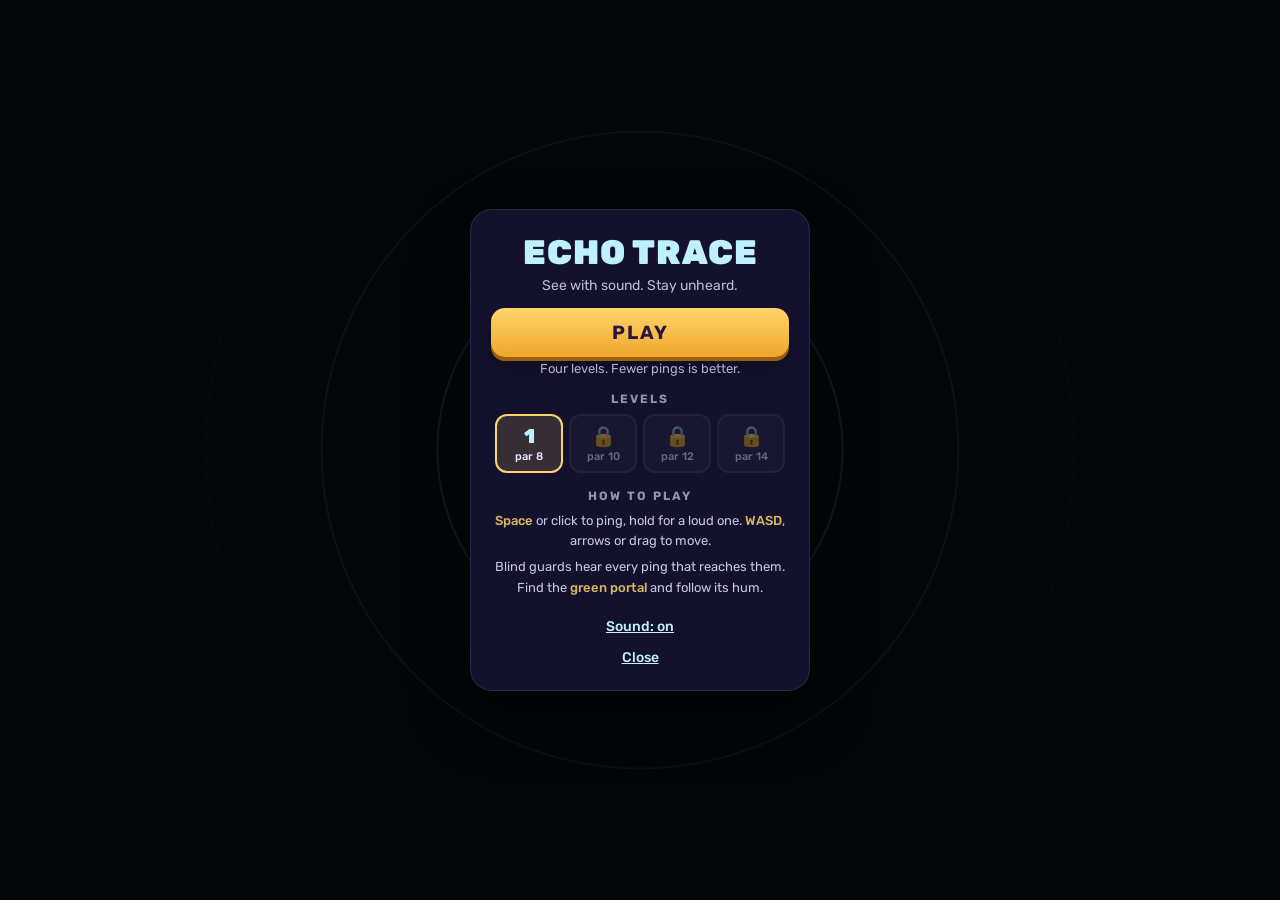
<file: site/play/echo-trace/index.html>
<!-- © 2026 Rostyfrosty. Alla rättigheter förbehållna. -->
<!doctype html><html lang="en"><head><meta charset="utf-8"><meta name="viewport" content="width=device-width,initial-scale=1,maximum-scale=1,user-scalable=no,viewport-fit=cover"><meta name="theme-color" content="#050505"><meta name="apple-mobile-web-app-capable" content="yes"><meta name="mobile-web-app-capable" content="yes"><title>Echo Trace</title><style>body,html{margin:0;height:100%;background:#050505;overflow:hidden;touch-action:none;-webkit-user-select:none;user-select:none;-webkit-tap-highlight-color:transparent;font-family:Rubik,system-ui,sans-serif}canvas#c{display:block;width:100vw;height:100vh;height:100dvh}[hidden]{display:none!important}.ov{position:fixed;inset:0;display:flex;align-items:center;justify-content:center;padding:20px;box-sizing:border-box;background:rgba(3,6,12,.5);z-index:3;overflow-y:auto}.card{background:rgba(22,18,48,.95);border:1px solid rgba(255,255,255,.1);border-radius:22px;padding:22px 20px 18px;max-width:340px;width:100%;box-sizing:border-box;box-shadow:0 24px 60px rgba(0,0,0,.45);color:#e9e6ff;text-align:center;animation:pop .35s cubic-bezier(.2,1.15,.4,1);margin:auto}@keyframes pop{from{transform:scale(.85);opacity:0}to{transform:none;opacity:1}}h1{margin:0 0 4px;font-weight:900;font-size:34px;letter-spacing:1px;color:#bff0ff}h2{margin:0 0 8px;font-weight:900;font-size:28px;letter-spacing:1px;color:#bff0ff}h2.bad{color:#ff7a7a}h2.good{color:#7dffc4}.who{margin:0 0 14px;font-size:14px;opacity:.8}.btn{display:block;width:100%;border:0;font-family:inherit;font-weight:700;font-size:19px;letter-spacing:2px;text-transform:uppercase;padding:13px 20px;border-radius:14px;background:linear-gradient(#ffd56b,#f0a62a);color:#2a1440;box-shadow:0 4px 0 #9c5f0c,0 10px 20px rgba(0,0,0,.3);margin:10px 0 4px;cursor:pointer}.btn:active{transform:translateY(3px);box-shadow:0 1px 0 #9c5f0c}.btn.alt{background:linear-gradient(#8fe0ff,#3aa6e0);color:#0b1a33;box-shadow:0 4px 0 #1d5f86,0 10px 20px rgba(0,0,0,.3)}.btn.alt:active{box-shadow:0 1px 0 #1d5f86}.linkbtn{display:block;margin:14px auto 0;background:0 0;border:0;color:#bff0ff;font:500 14px Rubik,system-ui,sans-serif;text-decoration:underline;cursor:pointer;padding:6px 12px}.linkbtn+.linkbtn{margin-top:2px}.small{font-size:13px;opacity:.75;margin:4px 0 0}.sec{margin:16px 0 8px;font-size:12px;letter-spacing:2px;text-transform:uppercase;opacity:.6;font-weight:700}.how{font-size:13px;line-height:1.55;opacity:.85;margin:0}.how b{color:#ffd56b;font-weight:500}.lvls{display:flex;flex-wrap:wrap;justify-content:center;gap:6px}.lvl{width:68px;padding:7px 0 6px;border-radius:12px;border:2px solid rgba(255,255,255,.12);background:rgba(255,255,255,.06);color:#e9e6ff;font:500 11px Rubik,sans-serif;cursor:pointer;line-height:1.35}.lvl b{display:block;font-size:20px;font-weight:900;color:#bff0ff}.lvl.on{border-color:#ffd56b;background:rgba(255,213,107,.15)}.lvl:disabled{opacity:.4;cursor:default}.stats{font-size:15px;line-height:1.6;margin:4px 0 6px}.stats b{color:#ffd56b}.stats table{border-collapse:collapse;margin:6px auto 0;font-size:13px}.stats td,.stats th{padding:3px 7px;text-align:right}.stats th{font-weight:500;opacity:.6;border-bottom:1px solid rgba(255,255,255,.15)}.stats td:first-child,.stats th:first-child{text-align:left}.stats .tot td{border-top:1px solid rgba(255,255,255,.15);font-weight:700}.rank{font-size:46px;font-weight:900;color:#7dffc4;line-height:1;margin:4px 0}#mbtn{position:fixed;top:calc(env(safe-area-inset-top,0px) + 10px);right:12px;z-index:2;font:700 13px Rubik,system-ui,sans-serif;letter-spacing:1px;text-transform:uppercase;color:#fff;background:rgba(15,12,35,.82);border:1px solid rgba(255,255,255,.12);border-radius:999px;padding:8px 16px;cursor:pointer}.touch .keys{display:none}body:not(.touch) .tch{display:none}</style><style>@font-face{font-family:Rubik;font-style:normal;font-weight:300 900;font-display:swap;src:url([data-uri]) format('woff2');unicode-range:U+0000-00FF,U+0131,U+0152-0153,U+02BB-02BC,U+02C6,U+02DA,U+02DC,U+0304,U+0308,U+0329,U+2000-206F,U+20AC,U+2122,U+2191,U+2193,U+2212,U+2215,U+FEFF,U+FFFD}</style></head><body><canvas id="c"></canvas><button id="mbtn" hidden data-en="Menu">Meny</button><div id="menu" class="ov" hidden><div class="card"><h1>ECHO TRACE</h1><p class="who" data-en="See with sound. Stay unheard.">Se med ljud. Hörs inte.</p><button class="btn" id="play" data-en="Play">Spela</button><p class="small" id="playInfo"></p><div class="sec" data-en="Levels">Nivåer</div><div class="lvls" id="lvls"></div><div class="sec" data-en="How to play">Så spelar du</div><p class="how tch" data-en-html="&lt;b&gt;Tap&lt;/b&gt; for a quiet ping, &lt;b&gt;hold and release&lt;/b&gt; for a loud one. &lt;b&gt;Drag&lt;/b&gt; anywhere to move."><b>Tryck</b> för ett tyst ping, <b>håll och släpp</b> för ett högt. <b>Dra</b> var som helst för att gå.</p><p class="how keys" data-en-html="&lt;b&gt;Space&lt;/b&gt; or click to ping, hold for a loud one. &lt;b&gt;WASD&lt;/b&gt;, arrows or drag to move."><b>Mellanslag</b> eller klick för att pinga, håll för ett högt. <b>WASD</b>, pilar eller dra för att gå.</p><p class="how" style="margin-top:6px" data-en-html="Blind guards hear every ping that reaches them. Find the &lt;b&gt;green portal&lt;/b&gt; and follow its hum.">Blinda vakter hör varje ping som når dem. Hitta den <b>gröna portalen</b> och följ dess surr.</p><button class="linkbtn" id="bSound"></button> <button class="linkbtn" id="bClose" data-en="Close">Stäng</button></div></div><div id="res" class="ov" hidden><div class="card"><h2 id="rTitle"></h2><div class="stats" id="rBody"></div><button class="btn" id="rMain"></button> <button class="btn alt" id="rAlt"></button> <button class="linkbtn" id="rMenu" data-en="Menu">Meny</button></div></div><script>(()=>{"use strict";const t=(()=>{const t=new URLSearchParams(location.search).get("lang");return t?"sv"===t:/^sv\b/i.test(navigator.language||"")})(),e=(e,n)=>t?e:n;document.documentElement.lang=e("sv","en");const n=matchMedia("(pointer: coarse)").matches;n&&document.body.classList.add("touch"),addEventListener("pointerdown",()=>{const t=document.documentElement;n&&!document.fullscreenElement&&t.requestFullscreen&&t.requestFullscreen({navigationUI:"hide"}).catch(()=>{})},{once:!0,capture:!0}),t||(document.querySelectorAll("[data-en]").forEach(t=>t.textContent=t.dataset.en),document.querySelectorAll("[data-en-html]").forEach(t=>t.innerHTML=t.dataset.enHtml));const a=400,o=700,i=25,s=16,r=448,l="'Rubik', system-ui, sans-serif",c=.2,u=42,h=[{name:["Första ekot","First Echo"],par:8,hint:["Pinga för att se. Väggarna försvinner igen i mörkret.","Ping to see. Walls fade back into darkness."],map:["################","#P....#........#","#.###.#.######.#","#...#...#....#.#","###.#####.##.#.#","#...#.....#..#.#","#.###.###.#.##.#","#.....#...#....#","#######.########","#.......#......#","#.#####.#.####.#","#.#...#...#....#","#.#.#.#####.####","#...#.......#..#","#####.#####.#..#","#.....#...#....#","#.#####.#.######","#.#.....#......#","#.#.#########..#","#...#.......#..#","###.#.#####.#..#","#...#.#...#.#..#","#.###.#.#.#.##.#","#.......#.#....#","#######.#.######","#.......#.....E#","#.##########...#","################"],guards:[]},{name:["Lyssnaren","The Listener"],par:10,hint:["En blind vakt patrullerar salen. Den hör bara dina ping.","A blind guard patrols the hall. It only hears pings."],map:["################","#P.....#.......#","#......#.#####.#","#......#.#...#.#","###..###.#.#.#.#","#..........#...#","#.##############","#..............#","#..............#","#..............#","#######..#######","#..............#","#.####....####.#","#.#..........#.#","#.#..........#.#","#.#..........#.#","#.####....####.#","#..............#","######....######","#..............#","#.############.#","#.#....#.....#.#","#.#.##.#.###.#.#","#...#..#...#...#","#####.####.#####","#.........#....#","#.#######...E..#","################"],guards:[{wps:[[3,13],[12,13],[12,15],[3,15]],speed:36,chase:78}]},{name:["Spikhallen","Spike Hall"],par:12,hint:["Röda spikar dödar. Lys upp dem innan du kliver.","Red spikes kill. Light them up before you step."],map:["################","#P.#...........#","#..#.#########.#","#.##.#.......#.#","#....#.#####.#.#","######.#...#.#.#","#......#.#.#...#","#.######.#.#####","#........#.....#","##########.###.#","#..X.......#...#","#.####.###.#.###","#.#..........X.#","#.#.###.##.###.#","#...#.......#..#","###.#.#####.#.##","#X..#.#...#.#..#","#.###.#.#.#.##.#","#.....#.#...#..#","#######.#####.##","#.......#......#","#.#####.#.####.#","#.#...#...#..#.#","#.#.#.#####.##.#","#...#.....X....#","#####.#######.##","#.........E....#","################"],guards:[{wps:[[1,20],[7,20],[7,22],[9,22],[9,20],[14,20],[14,24],[5,24],[5,26],[14,26],[13,25],[13,24],[11,24],[11,22],[9,22],[7,22],[7,20]],speed:34,chase:76}]},{name:["Tvillingvakterna","Twin Wardens"],par:14,hint:["Två vakter. Varje ping är ett vågspel.","Two wardens. Every ping is a gamble."],map:["################","#P....#........#","#.###.#.######.#","#.#...#......#.#","#.#.#####.##.#.#","#.#.....#..#...#","#.#####.##.###.#","#.......#......#","####.####.######","#..............#","#.X..........X.#","#.####.##.####.#","#.#....#.....#.#","#.#.##.#.###.#.#","#...#..#...#...#","###.#.####.#.###","#...#......#...#","#.#####.##.###.#","#.....#..#.....#","#####.#X.#.#####","#..............#","#.X..........X.#","#.####.##.####.#","#.#..........#.#","#.#.###..###.#.#","#...#..E...#...#","#.###......###.#","################"],guards:[{wps:[[1,9],[14,9],[14,10],[1,10]],speed:40,chase:80},{wps:[[14,20],[1,20],[1,21],[14,21]],speed:40,chase:82}]}],d=t=>e(h[t].name[0],h[t].name[1]),p={get(t,e){try{const n=localStorage.getItem(t);return null===n?e:n}catch(t){return e}},set(t,e){try{localStorage.setItem(t,e)}catch(t){}}};let m=Math.min(h.length-1,Math.max(0,+p.get("echo_unlocked",0)||0));const f=t=>{const e=p.get("echo_best_"+t,null);return null===e||isNaN(+e)?null:+e},g=document.getElementById("c"),y=g.getContext("2d");let x=1,T=0,v=0,b=1,w=400,M=700;function A(){b=Math.min(window.devicePixelRatio||1,2),w=g.clientWidth||innerWidth,M=g.clientHeight||innerHeight,x=Math.min(w/a,M/o),T=(w-a*x)/2,v=(M-o*x)/2;const t=Math.round(w*b),e=Math.round(M*b);g.width===t&&g.height===e||(g.width=t,g.height=e)}addEventListener("resize",A);const S={ctx:null,master:null,echoIn:null,noiseBuf:null,muted:"1"===p.get("echo_mute","0"),exitHum:null,chargeHum:null,init(){if(this.ctx)return void this.resume();const t=window.AudioContext||window.webkitAudioContext;if(t)try{const e=this.ctx=new t,n=e.createDynamicsCompressor();n.threshold.value=-16,n.ratio.value=4,n.connect(e.destination),this.master=e.createGain(),this.master.gain.value=this.muted?0:.85,this.master.connect(n);const a=e.createDelay(1);a.delayTime.value=.21;const o=e.createGain();o.gain.value=.42;const i=e.createBiquadFilter();i.type="lowpass",i.frequency.value=2e3;const s=e.createGain();s.gain.value=.5,this.echoIn=e.createGain(),this.echoIn.connect(a),a.connect(i),i.connect(o),o.connect(a),i.connect(s),s.connect(this.master);const r=e.sampleRate,l=e.createBuffer(1,r,e.sampleRate),c=l.getChannelData(0);for(let t=0;t<r;t++)c[t]=2*Math.random()-1;this.noiseBuf=l,this.startDrone(),this.resume()}catch(t){this.ctx=null}},resume(){try{this.ctx&&"suspended"===this.ctx.state&&this.ctx.resume()}catch(t){}},suspend(){try{this.ctx&&this.ctx.suspend()}catch(t){}},setMuted(t){this.muted=t,p.set("echo_mute",t?"1":"0"),this.master&&this.master.gain.setTargetAtTime(t?0:.85,this.ctx.currentTime,.05)},bus(t=0,e=0){const n=this.ctx,a=n.createGain();let o=a;if(t&&n.createStereoPanner){const e=n.createStereoPanner();e.pan.value=Math.max(-1,Math.min(1,t)),a.connect(e),o=e}if(o.connect(this.master),e>0){const t=n.createGain();t.gain.value=e,o.connect(t),t.connect(this.echoIn)}return a},cleanup(t,...e){t.onended=()=>{for(const t of e)try{t.disconnect()}catch(t){}}},ping(t,e=0){if(!this.ctx)return;const n=this.ctx,a=n.currentTime,o=t?880-380*e:1760,i=t?.32+.22*e:.13,s=t?1.1+.7*e:.4,r=this.bus(0,t?.75:.35);r.gain.setValueAtTime(1e-4,a),r.gain.exponentialRampToValueAtTime(i,a+.005),r.gain.exponentialRampToValueAtTime(1e-4,a+s);const l=n.createOscillator();l.type="sine",l.frequency.setValueAtTime(1.06*o,a),l.frequency.exponentialRampToValueAtTime(o,a+.07);const c=n.createOscillator();c.type="sine",c.frequency.value=2.005*o;const u=n.createGain();if(u.gain.value=t?.12:.22,l.connect(r),c.connect(u),u.connect(r),l.start(a),l.stop(a+s+.05),c.start(a),c.stop(a+s+.05),this.cleanup(l,r,u),t){const t=n.createOscillator();t.type="sine",t.frequency.setValueAtTime(180,a),t.frequency.exponentialRampToValueAtTime(55,a+.25);const o=this.bus(0,.2);o.gain.setValueAtTime(1e-4,a),o.gain.exponentialRampToValueAtTime(.25+.2*e,a+.01),o.gain.exponentialRampToValueAtTime(1e-4,a+.35),t.connect(o),t.start(a),t.stop(a+.4),this.cleanup(t,o)}},noise(t,e,n,a,o=0,i="bandpass",s=0){if(!this.ctx)return;const r=this.ctx,l=r.currentTime,c=r.createBufferSource();c.buffer=this.noiseBuf,c.playbackRate.value=.8+.4*Math.random();const u=r.createBiquadFilter();u.type=i,u.frequency.value=e,u.Q.value=n;const h=this.bus(o,s);h.gain.setValueAtTime(a,l),h.gain.exponentialRampToValueAtTime(1e-4,l+t),c.connect(u),u.connect(h),c.start(l,.4*Math.random(),t+.05),this.cleanup(c,u,h)},footstep(){this.noise(.07,260+120*Math.random(),1.2,.07)},guardStep(t,e){if(!this.ctx||t<.004)return;const n=this.ctx,a=n.currentTime;this.noise(.12,140,.8,.9*t,e,"lowpass");const o=n.createOscillator();o.type="sine",o.frequency.setValueAtTime(90,a),o.frequency.exponentialRampToValueAtTime(45,a+.12);const i=this.bus(e,0);i.gain.setValueAtTime(1e-4,a),i.gain.exponentialRampToValueAtTime(1.4*t,a+.008),i.gain.exponentialRampToValueAtTime(1e-4,a+.15),o.connect(i),o.start(a),o.stop(a+.17),this.cleanup(o,i)},alert(t=0){if(!this.ctx)return;const e=this.ctx,n=e.currentTime,a=e.createBiquadFilter();a.type="lowpass",a.Q.value=9,a.frequency.setValueAtTime(500,n),a.frequency.exponentialRampToValueAtTime(3200,n+.2),a.frequency.exponentialRampToValueAtTime(700,n+.75);const o=this.bus(.7*t,.35);o.gain.setValueAtTime(1e-4,n),o.gain.exponentialRampToValueAtTime(.2,n+.02),o.gain.setValueAtTime(.2,n+.5),o.gain.exponentialRampToValueAtTime(1e-4,n+.85),a.connect(o);const i=[];for(const[t,o]of[[164.8,0],[233.1,.16]])for(const s of[-9,9]){const r=e.createOscillator();r.type="sawtooth",r.frequency.value=t,r.detune.value=s;const l=e.createGain();l.gain.setValueAtTime(0,n),l.gain.setValueAtTime(.5,n+o),r.connect(l),l.connect(a),r.start(n),r.stop(n+.9),i.push(r),this.cleanup(r,l)}this.cleanup(i[0],a,o)},victory(){if(!this.ctx)return;const t=this.ctx,e=t.currentTime;[523.25,659.25,783.99,1046.5,1318.5].forEach((n,a)=>{const o=e+.1*a,i=t.createOscillator();i.type="triangle",i.frequency.value=n;const s=this.bus(0,.5);s.gain.setValueAtTime(1e-4,o),s.gain.exponentialRampToValueAtTime(.16,o+.01),s.gain.exponentialRampToValueAtTime(1e-4,o+.9),i.connect(s),i.start(o),i.stop(o+.95),this.cleanup(i,s)})},gameOver(){if(!this.ctx)return;const t=this.ctx,e=t.currentTime,n=t.createOscillator();n.type="sawtooth",n.frequency.setValueAtTime(320,e),n.frequency.exponentialRampToValueAtTime(40,e+.9);const a=t.createBiquadFilter();a.type="lowpass",a.frequency.value=1200;const o=this.bus(0,.3);o.gain.setValueAtTime(1e-4,e),o.gain.exponentialRampToValueAtTime(.28,e+.02),o.gain.exponentialRampToValueAtTime(1e-4,e+1),n.connect(a),a.connect(o),n.start(e),n.stop(e+1.05),this.cleanup(n,a,o),this.noise(.5,400,.6,.25,0,"lowpass",.3)},startChargeHum(){if(!this.ctx||this.chargeHum)return;const t=this.ctx,e=t.createOscillator();e.type="triangle",e.frequency.value=110;const n=t.createGain();n.gain.value=0,e.connect(n),n.connect(this.master),e.start(),this.chargeHum={o:e,g:n}},updateChargeHum(t){if(!this.chargeHum)return;const e=this.ctx.currentTime;this.chargeHum.o.frequency.setTargetAtTime(110+260*t,e,.03),this.chargeHum.g.gain.setTargetAtTime(.03+.06*t,e,.03)},stopChargeHum(){if(!this.chargeHum)return;const{o:t,g:e}=this.chargeHum,n=this.ctx.currentTime;e.gain.cancelScheduledValues(n),e.gain.setTargetAtTime(0,n,.02),t.stop(n+.15),this.cleanup(t,e),this.chargeHum=null},startExitHum(){if(this.stopExitHum(),!this.ctx)return;const t=this.ctx,e=t.createOscillator();e.type="sine",e.frequency.value=330;const n=t.createOscillator();n.type="sine",n.frequency.value=495.5;const a=t.createGain();a.gain.value=0;const o=t.createGain();o.gain.value=.45,e.connect(a),n.connect(o),o.connect(a);let i=null;t.createStereoPanner?(i=t.createStereoPanner(),a.connect(i),i.connect(this.master)):a.connect(this.master),e.start(),n.start(),this.exitHum={o:e,o2:n,g:a,g2:o,p:i}},updateExitHum(t,e){if(!this.exitHum)return;const n=this.ctx.currentTime;this.exitHum.g.gain.setTargetAtTime(t,n,.08),this.exitHum.p&&this.exitHum.p.pan.setTargetAtTime(Math.max(-1,Math.min(1,e)),n,.08)},stopExitHum(){if(!this.exitHum||!this.ctx)return void(this.exitHum=null);const{o:t,o2:e,g:n,g2:a,p:o}=this.exitHum,i=this.ctx.currentTime;n.gain.cancelScheduledValues(i),n.gain.setTargetAtTime(0,i,.04),t.stop(i+.25),e.stop(i+.25),this.cleanup(t,n,a,...o?[o]:[]),this.exitHum=null},startDrone(){const t=this.ctx,e=t.createBiquadFilter();e.type="lowpass",e.frequency.value=220;const n=t.createGain();n.gain.value=.035,e.connect(n),n.connect(this.master);for(const n of[55,55.35,82.6]){const a=t.createOscillator();a.type=n>80?"sine":"sawtooth",a.frequency.value=n;const o=t.createGain();o.gain.value=n>80?.25:.5,a.connect(o),o.connect(e),a.start()}}};function E(t){try{navigator.vibrate&&navigator.vibrate(t)}catch(t){}}const P={state:"menu",stateT:0,panelShown:!1,paused:!1,levelIndex:0,now:0,levelTime:0,pings:0,lastPingT:-10,deathReason:"",stats:[],deaths:0,introT:0};let k=new Uint8Array(r),I=new Uint8Array(r),$=new Uint8Array(r),R=new Float64Array(r),H=new Uint8Array(r),V=new Float64Array(r),L=-1;const C={x:0,y:0,revealT:-1e9},q={x:0,y:0,vx:0,vy:0,stepT:0,flashT:-10};let B=[],D=[];const F=[[80,225,255],[205,232,255],[255,60,60],[90,255,150]],G=(t,e)=>e*s+t,O=(t,e)=>G(Math.max(0,Math.min(15,Math.floor(t/i))),Math.max(0,Math.min(27,Math.floor(e/i)))),U=t=>(t%s+.5)*i,W=t=>(.5+(t/s|0))*i,N=(t,e,n)=>t<e?e:t>n?n:t,X=[[1,0,i],[-1,0,i],[0,1,i],[0,-1,i],[1,1,i*Math.SQRT2],[1,-1,i*Math.SQRT2],[-1,1,i*Math.SQRT2],[-1,-1,i*Math.SQRT2]];function _(t,e){const n=new Float32Array(r).fill(1/0),a=O(t,e);if(k[a])return n;const o=[],i=(t,e)=>{o.push([t,e]);let n=o.length-1;for(;n>0;){const t=n-1>>1;if(o[t][0]<=o[n][0])break;[o[t],o[n]]=[o[n],o[t]],n=t}},l=()=>{const t=o[0],e=o.pop();if(o.length){o[0]=e;let t=0;for(;;){const e=2*t+1,n=e+1;let a=t;if(e<o.length&&o[e][0]<o[a][0]&&(a=e),n<o.length&&o[n][0]<o[a][0]&&(a=n),a===t)break;[o[a],o[t]]=[o[t],o[a]],t=a}}return t};for(n[a]=Math.hypot(t-U(a),e-W(a)),i(n[a],a);o.length;){const[t,e]=l();if(t>n[e])continue;const a=e%s,o=e/s|0;for(const[e,r,l]of X){const c=a+e,u=o+r;if(c<0||u<0||c>=s||u>=28)continue;const h=G(c,u);if(k[h])continue;if(e&&r&&(k[G(c,o)]||k[G(a,u)]))continue;const d=t+l;d<n[h]&&(n[h]=d,i(d,h))}}return n}function K(t,e){if(t===e)return[t];if(k[t]||k[e])return null;const n=new Int16Array(r).fill(-1),a=new Int16Array(r);let o=0,i=0;for(a[i++]=t,n[t]=t;o<i;){const t=a[o++];if(t===e)break;const r=t%s,l=t/s|0,c=[l>0?t-s:-1,r<15?t+1:-1,l<27?t+s:-1,r>0?t-1:-1];for(const e of c)e<0||k[e]||-1!==n[e]||(n[e]=t,a[i++]=e)}if(-1===n[e])return null;const l=[];for(let a=e;a!==t;a=n[a])l.push(a);return l.push(t),l.reverse()}function j(t,e){t.path=K(O(t.x,t.y),G(e[0],e[1]))||[],t.pathPos=0}const Q={active:!1,owner:null,t0:0};function Y(){return(performance.now()-Q.t0)/1e3}function z(){return N((Y()-c)/1,0,1)}function J(t){"play"!==P.state||P.paused||Q.active||(Q.active=!0,Q.owner=t,Q.t0=performance.now())}function Z(){Q.active=!1,Q.owner=null,S.stopChargeHum()}function tt(t){if(!Q.active||Q.owner!==t)return;const e=Y(),n=z();Z(),"play"!==P.state||P.paused||(e<c?et(!1,0):et(!0,n))}function et(t,e){P.now-P.lastPingT<.18||(P.lastPingT=P.now,P.pings++,q.flashT=P.now,nt(q.x,q.y,t,e,!1),S.ping(t,e))}function nt(t,e,n,a,o){D.push({ox:t,oy:e,big:n,silent:o,r:0,rPrev:-1,maxR:n?170+210*a:o?70:85,speed:n?310:230,dist:_(t,e),heard:new Set})}function at(t,e){const n=t%s,a=t/s|0;for(let t=-1;t<=1;t++)for(let o=-1;o<=1;o++){if(!t&&!o)continue;const i=n+o,r=a+t;if(i<0||r<0||i>=s||r>=28)continue;const l=G(i,r);k[l]&&(R[l]=P.now,H[l]=e)}}function ot(t){for(let e=D.length-1;e>=0;e--){const n=D[e];n.rPrev=n.r,n.r=Math.min(n.maxR,n.r+n.speed*t);const a=n.dist,o=n.big?1:0;for(let t=0;t<r;t++){const e=a[t];e>n.rPrev&&e<=n.r&&(at(t,o),I[t]&&(V[t]=P.now),t===L&&(C.revealT=P.now))}for(const t of B)n.heard.has(t)||a[O(t.x,t.y)]<=n.r&&(n.heard.add(t),t.revealT=P.now,n.silent||it(t,n));n.r>=n.maxR&&D.splice(e,1)}}function it(t,e){const n="patrol"===t.state;t.state="alert",t.target={x:e.ox,y:e.oy},t.path=K(O(t.x,t.y),O(e.ox,e.oy))||[],t.pathPos=0,t.alertT=P.now;const a=N((t.x-q.x)/180,-1,1);n?(S.alert(a),E(40)):S.noise(.15,900,4,.12,a,"bandpass",.2)}function st(t,e,n,a){const o=e-t.x,i=n-t.y,s=Math.hypot(o,i);return s<=a?(t.x=e,t.y=n,!0):(t.x+=o/s*a,t.y+=i/s*a,!1)}function rt(t,e){const n="alert"===t.state?t.chase:t.speed;let a=!1;if("search"===t.state)t.searchT-=e,t.searchT<=0&&(t.state="patrol",j(t,t.wps[t.wpi]));else if(t.pathPos<t.path.length){const o=t.path[t.pathPos];st(t,U(o),W(o),n*e)&&t.pathPos++,a=!0}else"alert"===t.state?t.target&&!st(t,t.target.x,t.target.y,n*e)?a=!0:(t.state="search",t.searchT=2.4):(t.wpi=(t.wpi+1)%t.wps.length,j(t,t.wps[t.wpi]));if(a&&(t.stepT-=e,t.stepT<=0)){t.stepT="alert"===t.state?.28:.5;const e=Math.hypot(t.x-q.x,t.y-q.y),n=Math.pow(Math.max(0,1-e/230),2)*("alert"===t.state?.32:.2);S.guardStep(n,N((t.x-q.x)/160,-1,1))}Math.hypot(t.x-q.x,t.y-q.y)<12&&mt("caught")}function lt(t){for(let e=0;e<2;e++){const e=Math.floor(t.x/i),n=Math.floor(t.y/i);for(let a=n-1;a<=n+1;a++)for(let n=e-1;n<=e+1;n++){if(n<0||a<0||n>=s||a>=28)continue;if(!k[G(n,a)])continue;const e=n*i,o=a*i,r=N(t.x,e,e+i),l=N(t.y,o,o+i),c=t.x-r,u=t.y-l,h=c*c+u*u;if(h<36)if(h>1e-6){const e=Math.sqrt(h),n=6-e;t.x+=c/e*n,t.y+=u/e*n}else{const n=t.x-e,a=e+i-t.x,s=t.y-o,r=o+i-t.y,l=Math.min(n,a,s,r);l===n?t.x=e-6:l===a?t.x=e+i+6:t.y=l===s?o-6:o+i+6}}}}const ct=new Set,ut={id:null,ox:0,oy:0,dx:0,dy:0},ht=new Map;function dt(t){for(let e=0;e<r;e++)k[e]&&(R[e]=P.now,H[e]=t)}function pt(){Z(),ht.clear(),ut.id=null,ut.dx=ut.dy=0}function mt(t){if("play"===P.state){P.state="dead",P.stateT=0,P.panelShown=!1,P.deathReason=t,P.deaths++,pt(),S.stopExitHum(),S.gameOver(),E([60,40,90]),dt(2);for(const t of B)t.revealT=P.now}}const ft=document.getElementById("menu"),gt=document.getElementById("res"),yt=document.getElementById("mbtn"),xt=document.getElementById("rTitle"),Tt=document.getElementById("rBody"),vt=document.getElementById("rMain"),bt=document.getElementById("rAlt");let wt=null,Mt=null;function At(t){const e=Math.floor(t);return Math.floor(e/60)+":"+String(e%60).padStart(2,"0")}function St(){document.getElementById("bSound").textContent=S.muted?e("Ljud: av","Sound: off"):e("Ljud: på","Sound: on")}function Et(){P.state="menu",P.paused=!1,pt(),S.stopExitHum(),yt.hidden=!0,gt.hidden=!0;const t=Math.min(m,h.length-1);document.getElementById("playInfo").textContent=t>0?e(`Fortsätt på nivå ${t+1}: ${d(t)}`,`Continue on level ${t+1}: ${d(t)}`):e("Fyra nivåer. Färre ping är bättre.","Four levels. Fewer pings is better.");const n=document.getElementById("lvls");n.innerHTML="",h.forEach((a,o)=>{const i=document.createElement("button"),s=o<=m,r=f(o);i.className="lvl"+(o===t?" on":""),i.disabled=!s;const l=document.createElement("b");l.textContent=s?o+1:"🔒",i.append(l,null!==r?e(`bäst ${r}`,`best ${r}`):e(`par ${a.par}`,`par ${a.par}`)),i.onclick=()=>Pt(o,!0),n.append(i)}),St(),ft.hidden=!1}function Pt(t,e){S.init(),history.state&&history.state.echo||history.pushState({echo:"game"},""),e&&(P.stats=[],P.deaths=0,P.runStart=t),ft.hidden=!0,gt.hidden=!0,yt.hidden=!1,pt(),function(t){const e=h[t];k=new Uint8Array(r),I=new Uint8Array(r),$=new Uint8Array(r),R=new Float64Array(r).fill(-1e9),H=new Uint8Array(r),V=new Float64Array(r).fill(-1e9);for(let t=0;t<28;t++){const n=e.map[t];for(let e=0;e<s;e++){const a=n[e],o=G(e,t);k[o]="#"===a?1:0,"X"===a&&(I[o]=1),"P"===a&&(q.x=U(o),q.y=W(o)),"E"===a&&(L=o,C.x=U(o),C.y=W(o))}}for(let t=0;t<28;t++)for(let e=0;e<s;e++){const n=G(e,t);if(!k[n])continue;let a=0;t>0&&!k[G(e,t-1)]&&(a|=1),e<15&&!k[G(e+1,t)]&&(a|=2),t<27&&!k[G(e,t+1)]&&(a|=4),e>0&&!k[G(e-1,t)]&&(a|=8),$[n]=a}C.revealT=-1e9,q.vx=q.vy=0,q.stepT=0,q.flashT=-10,B=e.guards.map(t=>{const[e,n]=t.wps[0],a={x:(e+.5)*i,y:(n+.5)*i,wps:t.wps,wpi:0,speed:t.speed,chase:t.chase,state:"patrol",path:[],pathPos:0,target:null,searchT:0,revealT:-1e9,stepT:.5*Math.random(),alertT:-10};return j(a,a.wps[0]),a}),D=[],P.levelIndex=t,P.now=0,P.levelTime=0,P.pings=0,P.lastPingT=-10,P.introT=0,P.paused=!1}(t),P.state="play",P.stateT=0,S.startExitHum(),nt(q.x,q.y,!1,0,!0)}function kt(t,e,n,a,o){xt.textContent=t,xt.className=e,Tt.innerHTML=n,vt.textContent=a.label,wt=a.fn,bt.hidden=!o,o?(bt.textContent=o.label,Mt=o.fn):Mt=null,gt.hidden=!1,P.state="result"}function It(){let t="",n=0,a=0,o=0,i=!0;h.forEach((e,s)=>{const r=P.stats[s];if(!r)return i=!1,void(t+=`<tr><td>${s+1}. ${d(s)}</td><td>–</td><td>${e.par}</td><td>–</td></tr>`);n+=r.pings,a+=r.par,o+=r.time,t+=`<tr><td>${s+1}. ${d(s)}</td><td>${r.pings}</td><td>${r.par}</td><td>${At(r.time)}</td></tr>`});let s="";if(i){const t=n/a,o=t<=.75&&0===P.deaths?"S":t<=1?"A":t<=1.35?"B":"C";s=`<div style="margin-top:10px;opacity:.7">${e("Ekorang","Echo rank")}</div><div class="rank">${o}</div>`}else s=`<p class="small">${e("Spela alla nivåer i rad från nivå 1 för att få en rang.","Play every level in a row from level 1 to get a rank.")}</p>`;kt(e("DU TOG DIG UT!","YOU ESCAPED!"),"good",`<table><tr><th>${e("Nivå","Level")}</th><th>Ping</th><th>Par</th><th>${e("Tid","Time")}</th></tr>${t}<tr class="tot"><td>${e("Totalt","Total")}</td><td>${n}</td><td>${a}</td><td>${At(o)}</td></tr></table><div style="margin-top:8px">${e("Dödsfall","Deaths")}: ${P.deaths}</div>${s}`,{label:e("Spela igen","Play again"),fn:()=>Pt(0,!0)})}function $t(){history.state&&history.state.echo?history.back():Et()}function Rt(t){const e=g.getBoundingClientRect();return{x:(t.clientX-e.left-T)/x,y:(t.clientY-e.top-v)/x}}function Ht(t,e){const n=ht.get(t.pointerId);n&&(ht.delete(t.pointerId),"joy"===n.mode?(ut.id=null,ut.dx=ut.dy=0):Q.active&&Q.owner===t.pointerId&&(e?Z():tt(t.pointerId)))}vt.onclick=()=>{vt.blur(),wt&&wt()},bt.onclick=()=>{bt.blur(),Mt&&Mt()},document.getElementById("rMenu").onclick=()=>$t(),yt.onclick=()=>{yt.blur(),$t()},addEventListener("popstate",()=>{"menu"!==P.state&&Et()}),document.getElementById("play").onclick=()=>Pt(Math.min(m,h.length-1),!0),document.getElementById("bSound").onclick=()=>{S.setMuted(!S.muted),St()},document.getElementById("bClose").onclick=()=>{try{window.close()}catch(t){}setTimeout(()=>{location.href="/"},150)},document.addEventListener("visibilitychange",()=>{document.hidden?("play"===P.state&&(P.paused=!0),ct.clear(),pt(),S.suspend()):S.resume()}),addEventListener("blur",()=>{ct.clear(),Q.active&&Z()}),g.addEventListener("pointerdown",t=>{if(t.preventDefault(),S.resume(),"play"!==P.state)return;if("mouse"===t.pointerType&&0!==t.button)return;if(P.paused)return void(P.paused=!1);try{g.setPointerCapture(t.pointerId)}catch(t){}const e=Rt(t);ht.set(t.pointerId,{sx:e.x,sy:e.y,mode:"pending"}),J(t.pointerId)}),g.addEventListener("pointermove",t=>{const e=ht.get(t.pointerId);if(!e)return;t.preventDefault();const n=Rt(t);"pending"===e.mode&&null===ut.id&&Math.hypot(n.x-e.sx,n.y-e.sy)>12&&(e.mode="joy",ut.id=t.pointerId,ut.ox=e.sx,ut.oy=e.sy,Q.active&&Q.owner===t.pointerId&&Z()),"joy"===e.mode&&function(t,e){let n=t-ut.ox,a=e-ut.oy,o=Math.hypot(n,a);o>u&&(ut.ox=t-n/o*u,ut.oy=e-a/o*u,n=t-ut.ox,a=e-ut.oy,o=u),o<5?ut.dx=ut.dy=0:(ut.dx=n/u,ut.dy=a/u)}(n.x,n.y)}),g.addEventListener("pointerup",t=>Ht(t,!1)),g.addEventListener("pointercancel",t=>Ht(t,!0)),g.addEventListener("lostpointercapture",t=>Ht(t,!0)),g.addEventListener("contextmenu",t=>t.preventDefault()),document.addEventListener("touchmove",t=>{ft.hidden&&gt.hidden&&t.preventDefault()},{passive:!1});const Vt=new Set(["Space","ArrowUp","ArrowDown","ArrowLeft","ArrowRight"]);function Lt(t){if("play"===P.state){if(P.paused)return void S.updateExitHum(0,0);if(P.now+=t,P.levelTime+=t,P.introT+=t,Q.active&&Y()>=c&&(S.startChargeHum(),S.updateChargeHum(z())),function(t){let e=0,n=0;(ct.has("ArrowLeft")||ct.has("KeyA"))&&(e-=1),(ct.has("ArrowRight")||ct.has("KeyD"))&&(e+=1),(ct.has("ArrowUp")||ct.has("KeyW"))&&(n-=1),(ct.has("ArrowDown")||ct.has("KeyS"))&&(n+=1),null!==ut.id&&(e+=ut.dx,n+=ut.dy);const a=Math.hypot(e,n);a>1&&(e/=a,n/=a);const o=95*(Q.active&&Y()>=c?.55:1),r=Math.min(1,14*t);q.vx+=(e*o-q.vx)*r,q.vy+=(n*o-q.vy)*r,q.x+=q.vx*t,lt(q),q.y+=q.vy*t,lt(q),Math.hypot(q.vx,q.vy)>20?(q.stepT-=t,q.stepT<=0&&(q.stepT=.34,S.footstep())):q.stepT=.05;const l=O(q.x,q.y);if(I[l]){const t=q.x-l%s*i,e=q.y-(l/s|0)*i;if(t>4&&t<21&&e>4&&e<21)return V[l]=P.now,void mt("trap")}Math.hypot(q.x-C.x,q.y-C.y)<13&&function(){if("play"!==P.state)return;P.state="exiting",P.stateT=0,P.panelShown=!1,pt(),S.stopExitHum(),S.victory(),dt(3);const t=P.levelIndex;P.stats[t]={pings:P.pings,time:P.levelTime,par:h[t].par};const e=f(t);P.newBest=null===e||P.pings<e,P.newBest&&p.set("echo_best_"+t,P.pings),t+1<h.length&&t+1>m&&(m=t+1,p.set("echo_unlocked",m))}()}(t),"play"!==P.state)return;ot(t);for(const e of B)if(rt(e,t),"play"!==P.state)return;const e=Math.hypot(q.x-C.x,q.y-C.y),n=.055*Math.pow(Math.max(0,1-e/280),2)*(.65+.35*Math.sin(5*P.now));S.updateExitHum(n,(C.x-q.x)/180)}else"dead"===P.state||"exiting"===P.state?(P.now+=t,P.stateT+=t,ot(t),P.stateT>1.1&&!P.panelShown&&(P.panelShown=!0,"dead"===P.state?function(){const t="trap"===P.deathReason;kt(t?e("SPETSAD!","IMPALED!"):e("FÅNGAD!","CAUGHT!"),"bad",(t?e("Du klev på en spikfälla.","You stepped on a spike trap."):e("En vakt hittade dig i mörkret.","A guard found you in the dark."))+`<br><span style="opacity:.7">${e("Ping det här försöket","Pings this attempt")}: ${P.pings}</span>`,{label:e("Försök igen","Try again"),fn:()=>Pt(P.levelIndex,!1)})}():function(){const t=P.levelIndex,n=P.stats[t],a=t===h.length-1,o=n.pings<=n.par?`<span style="color:#7dffc4">${e("under par","under par")}</span>`:`<span style="color:#ffb35a">${e("över par","over par")}</span>`;kt(e("NIVÅ KLAR!","LEVEL CLEARED!"),"good",`${d(t)}<br>Ping: <b>${n.pings}</b> (par ${n.par}) · ${o}<br>${e("Tid","Time")}: ${At(n.time)}`+(P.newBest?`<br><b>${e("Nytt rekord!","New best!")}</b>`:""),a?{label:e("Resultat","Results"),fn:It}:{label:e("Nästa nivå","Next level"),fn:()=>Pt(t+1,!1)},{label:e("Spela igen","Play again"),fn:()=>Pt(t,!1)})}())):P.now+=t}addEventListener("keydown",t=>{if(Vt.has(t.code)&&t.preventDefault(),!t.repeat){if("Escape"!==t.code)return"KeyM"===t.code?(S.setMuted(!S.muted),void St()):void("menu"!==P.state?"result"!==P.state?"play"===P.state&&(P.paused?P.paused=!1:"KeyR"!==t.code?("Space"===t.code&&J("key"),ct.add(t.code)):Pt(P.levelIndex,!1)):"Space"!==t.code&&"Enter"!==t.code||(t.preventDefault(),vt.click()):"Space"!==t.code&&"Enter"!==t.code||(t.preventDefault(),document.getElementById("play").click()));"menu"!==P.state&&$t()}}),addEventListener("keyup",t=>{Vt.has(t.code)&&t.preventDefault(),ct.delete(t.code),"Space"===t.code&&tt("key")});const Ct=(t,e)=>`rgba(${t[0]},${t[1]},${t[2]},${e.toFixed(3)})`;let qt=performance.now();A(),Et(),requestAnimationFrame(function t(p){const m=Math.min(Math.max(0,(p-qt)/1e3),.05);qt=p,Lt(m),function(){if(y.setTransform(b,0,0,b,0,0),y.fillStyle="#050505",y.fillRect(0,0,w,M),y.setTransform(x*b,0,0,x*b,T*b,v*b),"menu"===P.state)return void function(){const t=performance.now()/1e3;y.globalCompositeOperation="lighter";for(let e=0;e<4;e++){const n=(.35*t+e/4)%1;y.strokeStyle=`rgba(70,210,255,${.35*(1-n)})`,y.lineWidth=1.5,y.beginPath(),y.arc(200,350,360*n,0,2*Math.PI),y.stroke()}y.globalCompositeOperation="source-over"}();y.strokeStyle="rgba(80,200,255,0.07)",y.lineWidth=1,y.strokeRect(.5,.5,399,699);const t=P.now;y.globalCompositeOperation="lighter";for(const t of D){const e=1-t.r/t.maxR,n=t.big?[170,215,255]:[60,220,255],a=26;for(let o=0;o<r;o++){const r=t.dist[o];r<=t.r&&r>t.r-a&&(y.fillStyle=Ct(n,(1-(t.r-r)/a)*e*.13),y.fillRect(o%s*i,(o/s|0)*i,i,i))}y.save(),y.beginPath();for(let e=0;e<r;e++)t.dist[e]<=t.r+i&&y.rect(e%s*i,(e/s|0)*i,i,i);y.clip(),y.strokeStyle=Ct(n,.85*e),y.lineWidth=t.big?2.5:1.6,y.beginPath(),y.arc(t.ox,t.oy,Math.max(.1,t.r),0,2*Math.PI),y.stroke(),y.strokeStyle=Ct(n,.25*e),y.lineWidth=t.big?7:4,y.stroke(),y.restore()}y.globalCompositeOperation="source-over";for(let e=0;e<r;e++){if(!k[e])continue;const n=1-(t-R[e])/1.5;if(n<=0)continue;const a=F[H[e]],o=e%s*i,r=(e/s|0)*i;y.fillStyle=Ct(a,.16*n),y.fillRect(o,r,i,i);const l=$[e];l&&(y.strokeStyle=Ct(a,.95*n),y.lineWidth=1.6,y.beginPath(),1&l&&(y.moveTo(o,r+.8),y.lineTo(o+i,r+.8)),2&l&&(y.moveTo(o+i-.8,r),y.lineTo(o+i-.8,r+i)),4&l&&(y.moveTo(o,r+i-.8),y.lineTo(o+i,r+i-.8)),8&l&&(y.moveTo(o+.8,r),y.lineTo(o+.8,r+i)),y.stroke())}for(let e=0;e<r;e++){if(!I[e])continue;const n=1-(t-V[e])/2.2;if(n<=0)continue;const a=e%s*i,o=(e/s|0)*i;y.fillStyle=Ct([255,40,40],.12*n),y.fillRect(a+2,o+2,21,21),y.fillStyle=Ct([255,70,70],.9*n);for(let t=0;t<3;t++)for(let e=0;e<3;e++){const n=a+5+7.5*t,i=o+7+7.5*e;y.beginPath(),y.moveTo(n-2.5,i+2.5),y.lineTo(n,i-3.5),y.lineTo(n+2.5,i+2.5),y.closePath(),y.fill()}}{const e=Math.max(0,1-(t-C.revealT)/2.2);if(e>0){const n=.85+.15*Math.sin(4*t),a=y.createRadialGradient(C.x,C.y,0,C.x,C.y,26);a.addColorStop(0,Ct([120,255,170],.8*e*n)),a.addColorStop(.4,Ct([40,230,120],.35*e*n)),a.addColorStop(1,"rgba(0,0,0,0)"),y.fillStyle=a,y.beginPath(),y.arc(C.x,C.y,26,0,2*Math.PI),y.fill(),y.strokeStyle=Ct([140,255,180],e),y.lineWidth=1.6;for(let e=0;e<3;e++){const n=t*(1.5+.6*e)+2*e;y.beginPath(),y.arc(C.x,C.y,6+3.5*e,n,n+1.2*Math.PI),y.stroke()}}}for(const e of B){let n=Math.max(0,1-(t-e.revealT)/2.2),a=[225,225,235];if("alert"===e.state?(a=[255,55,55],n=Math.max(n,.35+.25*Math.sin(12*t))):"search"===e.state&&(a=[255,150,60],n=Math.max(n,.18+.1*Math.sin(6*t))),"dead"===P.state&&(n=1),n<=0)continue;const o=y.createRadialGradient(e.x,e.y,0,e.x,e.y,20);o.addColorStop(0,Ct(a,.45*n)),o.addColorStop(1,"rgba(0,0,0,0)"),y.fillStyle=o,y.beginPath(),y.arc(e.x,e.y,20,0,2*Math.PI),y.fill(),y.fillStyle=Ct(a,n),y.beginPath(),y.arc(e.x,e.y,7,0,2*Math.PI),y.fill(),y.strokeStyle=Ct(a,.7*n),y.lineWidth=1.2,y.beginPath(),y.arc(e.x,e.y,10.5,-2.4,-.75),y.stroke(),y.beginPath(),y.arc(e.x,e.y,10.5,Math.PI+.75,Math.PI+2.4),y.stroke(),"patrol"!==e.state&&(y.fillStyle=Ct(a,Math.min(1,n+.3)),y.font=`900 13px ${l}`,y.textAlign="center",y.textBaseline="alphabetic",y.fillText("alert"===e.state?"!":"?",e.x,e.y-7-6))}if(Q.active&&"play"===P.state&&Y()>=c){const e=z(),n=170+210*e;y.strokeStyle=`rgba(200,230,255,${.05+.04*Math.sin(20*t)})`,y.lineWidth=1,y.setLineDash([4,6]),y.beginPath(),y.arc(q.x,q.y,n,0,2*Math.PI),y.stroke(),y.setLineDash([]),y.strokeStyle=`rgba(220,240,255,${.35+.4*e})`,y.lineWidth=2,y.beginPath(),y.arc(q.x,q.y,10,-Math.PI/2,-Math.PI/2+2*Math.PI*Math.max(.02,e)),y.stroke()}{const e=Math.max(0,1-(t-q.flashT)/.5),n="dead"===P.state?[255,90,90]:[170,240,255],a=16+10*e,o=y.createRadialGradient(q.x,q.y,0,q.x,q.y,a);o.addColorStop(0,Ct(n,.18+.4*e)),o.addColorStop(1,"rgba(0,0,0,0)"),y.fillStyle=o,y.beginPath(),y.arc(q.x,q.y,a,0,2*Math.PI),y.fill(),y.fillStyle=Ct(n,.45+.55*e),y.beginPath(),y.arc(q.x,q.y,5,0,2*Math.PI),y.fill()}null!==ut.id&&(y.strokeStyle="rgba(120,200,230,0.18)",y.lineWidth=1.5,y.beginPath(),y.arc(ut.ox,ut.oy,u,0,2*Math.PI),y.stroke(),y.fillStyle="rgba(120,200,230,0.22)",y.beginPath(),y.arc(ut.ox+ut.dx*u,ut.oy+ut.dy*u,12,0,2*Math.PI),y.fill()),"dead"===P.state?(y.fillStyle=`rgba(255,0,0,${Math.max(0,.35-.3*P.stateT)})`,y.fillRect(0,0,a,o)):"exiting"===P.state&&(y.fillStyle=`rgba(80,255,150,${Math.max(0,.25-.22*P.stateT)})`,y.fillRect(0,0,a,o)),function(){if(y.textBaseline="middle",y.font=`500 12px ${l}`,y.fillStyle="rgba(130,210,230,0.8)",y.textAlign="left",y.fillText(`${e("NIVÅ","LEVEL")} ${P.levelIndex+1}/${h.length} · ${At(P.levelTime)}`,10,12),y.textAlign="center",y.fillText(`PING ${P.pings} · PAR ${h[P.levelIndex].par}`,200,12),"play"===P.state&&!P.paused||"dead"===P.state||"exiting"===P.state){const o=P.introT,c=o<.4?o/.4:o<2.6?1:Math.max(0,1-(o-2.6)/.8);c>0&&(y.textAlign="center",y.fillStyle=`rgba(191,240,255,${.95*c})`,y.font=`900 28px ${l}`,y.fillText(d(P.levelIndex).toUpperCase(),200,336),y.fillStyle=`rgba(255,213,107,${.85*c})`,y.font=`700 12px ${l}`,y.fillText(`${e("NIVÅ","LEVEL")} ${P.levelIndex+1}`,200,366));const u=o<7?1:Math.max(0,1-(o-7));if(u>0){const o=[e(h[P.levelIndex].hint[0],h[P.levelIndex].hint[1])];0===P.levelIndex&&o.push(n?e("Tryck: tyst ping · Håll och släpp: högt · Dra: gå","Tap: quiet ping · Hold+release: loud · Drag: move"):e("Mellanslag/klick: ping (håll = högt) · WASD/dra: gå","Space/click: ping (hold = loud) · WASD/drag: move")),y.font=`500 11.5px ${l}`;const c=Math.min(376,Math.max(...o.map(t=>y.measureText(t).width))+28),d=12+16*o.length,p=670-d;y.fillStyle=`rgba(22,18,48,${.85*u})`,t=(a-c)/2,i=p,s=c,r=d,y.beginPath(),y.moveTo(t+12,i),y.arcTo(t+s,i,t+s,i+r,12),y.arcTo(t+s,i+r,t,i+r,12),y.arcTo(t,i+r,t,i,12),y.arcTo(t,i,t+s,i,12),y.closePath(),y.fill(),y.fillStyle=`rgba(233,230,255,${.9*u})`,y.textAlign="center",o.forEach((t,e)=>y.fillText(t,200,p+14+16*e))}}var t,i,s,r;P.paused&&"play"===P.state&&(y.fillStyle="rgba(5,5,5,0.6)",y.fillRect(0,0,a,o),y.textAlign="center",y.fillStyle="#bff0ff",y.font=`900 30px ${l}`,y.fillText(e("PAUSAT","PAUSED"),200,340),y.fillStyle="rgba(233,230,255,0.8)",y.font=`500 14px ${l}`,y.fillText(e("Tryck för att fortsätta","Tap to continue"),200,370))}()}(),requestAnimationFrame(t)})})();</script></body></html>
</file>
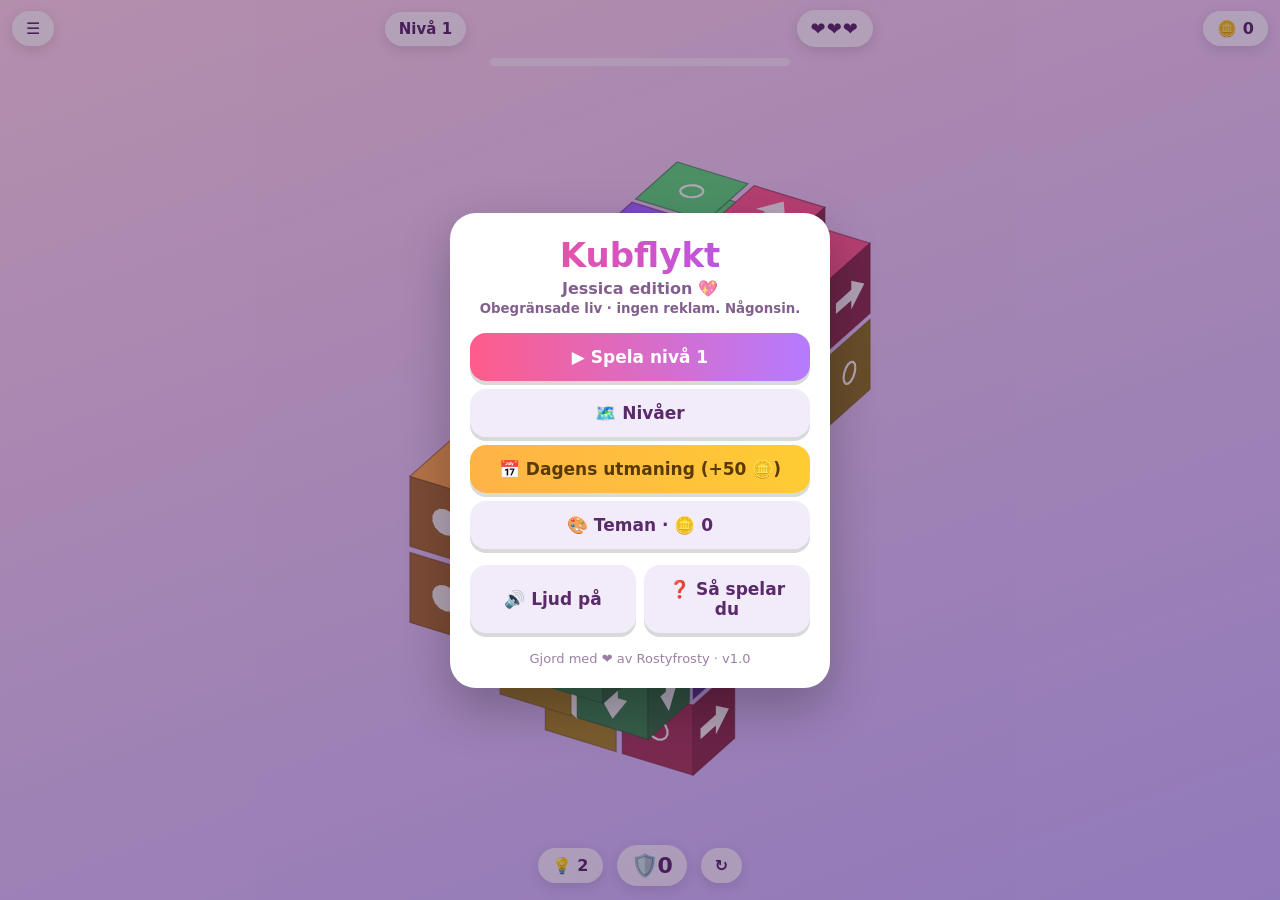
<file: site/play/kubflykt/index.html>
<!-- © 2026 Rostyfrosty. Alla rättigheter förbehållna. -->
<!doctype html><html lang="sv"><head><meta charset="utf-8"><meta name="viewport" content="width=device-width,initial-scale=1,maximum-scale=1,user-scalable=no"><title>Kubflykt – Jessica edition</title><style>*{box-sizing:border-box;-webkit-tap-highlight-color:transparent;user-select:none;-webkit-user-select:none}body,html{margin:0;height:100%;overflow:hidden;font-family:ui-rounded,"SF Pro Rounded",Nunito,system-ui,-apple-system,"Segoe UI",sans-serif}body{background:linear-gradient(160deg,var(--bg1,#ffd6e8),var(--bg2,#c9b6ff));color:var(--ui,#5a2a6a);transition:background .6s}canvas{position:fixed;inset:0;touch-action:none;display:block}.bar{position:fixed;left:0;right:0;display:flex;align-items:center;gap:8px;padding:10px 12px;pointer-events:none;z-index:2}#top{top:0;justify-content:space-between}#bottom{bottom:0;justify-content:center;gap:14px;padding-bottom:max(14px,env(safe-area-inset-bottom))}.pill{pointer-events:auto;background:rgba(255,255,255,.72);backdrop-filter:blur(8px);-webkit-backdrop-filter:blur(8px);border:none;border-radius:999px;padding:8px 14px;font:inherit;font-weight:800;font-size:16px;color:var(--ui,#5a2a6a);box-shadow:0 4px 14px rgba(0,0,0,.12)}button.pill{cursor:pointer;transition:transform .12s}button.pill:active{transform:scale(.92)}#lvl{font-size:15px}#hearts{font-size:18px;letter-spacing:1px}#hearts .pop{display:inline-block;animation:pop .5s}@keyframes pop{0%{transform:scale(1.8)}100%{transform:scale(1)}}#prog{position:fixed;top:58px;left:50%;transform:translateX(-50%);width:min(60vw,300px);height:8px;border-radius:9px;background:rgba(255,255,255,.5);overflow:hidden;z-index:2}#progFill{height:100%;width:0;background:linear-gradient(90deg,#ff6fa5,#ffc94d);border-radius:9px;transition:width .3s}#shield{font-size:22px;min-width:10px}#hintBtn.glow{animation:glow 1.2s infinite}@keyframes glow{50%{box-shadow:0 0 0 6px rgba(255,220,80,.6)}}#tip{position:fixed;left:50%;bottom:86px;transform:translateX(-50%);width:min(90vw,380px);text-align:center;font-weight:700;font-size:15px;background:rgba(255,255,255,.8);padding:10px 14px;border-radius:16px;z-index:2;pointer-events:none;transition:opacity .4s}#modal{position:fixed;inset:0;display:flex;align-items:center;justify-content:center;background:rgba(40,10,60,.35);z-index:5;padding:16px;transition:opacity .25s}#modal.hidden{opacity:0;pointer-events:none}.card{background:#fff;border-radius:26px;padding:22px 20px;width:min(92vw,380px);max-height:88vh;overflow:auto;text-align:center;box-shadow:0 20px 50px rgba(0,0,0,.25);animation:cardIn .35s cubic-bezier(.2,1.4,.4,1)}@keyframes cardIn{from{transform:scale(.7);opacity:0}to{transform:scale(1);opacity:1}}.card h1{margin:0;font-size:34px;background:linear-gradient(90deg,#ff4f8b,#a259ff);-webkit-background-clip:text;background-clip:text;color:transparent}.card h2{margin:0 0 6px;font-size:24px}.card .sub{opacity:.75;font-weight:700;margin:4px 0 16px}.btn{display:block;width:100%;margin:8px 0;border:none;border-radius:16px;padding:14px;font:inherit;font-weight:800;font-size:17px;cursor:pointer;color:#fff;background:linear-gradient(90deg,#ff5c8a,#b57bff);box-shadow:0 4px 0 rgba(0,0,0,.15);transition:transform .1s}.btn:active{transform:translateY(3px);box-shadow:none}.btn.alt{background:#f2ecfa;color:#5a2a6a}.btn.gold{background:linear-gradient(90deg,#ffb347,#fc3);color:#5a3a00}.stars{font-size:46px;margin:6px 0}.stars span{display:inline-block;opacity:.2;transform:scale(.5);transition:all .4s cubic-bezier(.2,1.6,.4,1)}.stars span.on{opacity:1;transform:scale(1)}.grid{display:grid;grid-template-columns:repeat(5,1fr);gap:8px;margin:12px 0}.lv{border:none;border-radius:14px;aspect-ratio:1;font:inherit;font-weight:800;font-size:17px;background:#f2ecfa;color:#5a2a6a;cursor:pointer;display:flex;flex-direction:column;align-items:center;justify-content:center;line-height:1}.lv small{font-size:9px;margin-top:3px;letter-spacing:-1px}.lv.locked{opacity:.35;cursor:default}.lv.cur{background:linear-gradient(135deg,#ff8ab0,#c49bff);color:#fff}.theme{display:flex;align-items:center;gap:10px;padding:10px;border-radius:16px;background:#f7f3fc;margin:8px 0;text-align:left}.sw{display:flex;gap:2px}.sw i{width:14px;height:22px;border-radius:4px;display:block}.theme b{flex:1}.theme button{border:none;border-radius:12px;padding:8px 12px;font:inherit;font-weight:800;cursor:pointer;background:linear-gradient(90deg,#ff5c8a,#b57bff);color:#fff}.theme button[disabled]{background:#ddd;color:#888}.small{font-size:13px;opacity:.6;margin-top:10px}.row{display:flex;gap:8px}.row .btn{flex:1}</style></head><body><canvas id="c"></canvas><div id="top" class="bar"><button class="pill" id="menuBtn" aria-label="Meny">☰</button><div class="pill" id="lvl">Nivå 1</div><div class="pill" id="hearts"></div><div class="pill" id="coins">🪙 0</div></div><div id="prog"><div id="progFill"></div></div><div id="bottom" class="bar"><button class="pill" id="hintBtn">💡 <span id="hintN">2</span></button><div class="pill" id="shield" title="Sköldar">🛡️0</div><button class="pill" id="restartBtn" aria-label="Starta om">↻</button></div><div id="tip" style="opacity:0"></div><div id="modal" class="hidden"><div class="card" id="card"></div></div><script>(()=>{const t=t=>document.querySelector(t),e=t("#c"),n=e.getContext("2d");let o=0,a=0,s=1;const l="kubflykt-jessica-v1";let i={unlocked:1,stars:{},coins:0,themes:["godis"],theme:"godis",sound:!0,daily:{},best:{}};try{const t=JSON.parse(localStorage.getItem(l));t&&(i=Object.assign(i,t))}catch(t){}function c(){try{localStorage.setItem(l,JSON.stringify(i))}catch(t){}}const r={godis:{name:"Godis 🍬",price:0,bg:["#ffd6e8","#c9b6ff"],ui:"#5a2a6a",cols:["#ff5c8a","#ffa94d","#4fc3ff","#5fd47a","#a46bff","#ffd23f"]},hav:{name:"Hav 🐬",price:60,bg:["#b2f0ef","#3a6f9a"],ui:"#0b3a5a",cols:["#00b4d8","#ff7b6b","#90e0ef","#2ec4b6","#3a5ccc","#ffd166"]},neon:{name:"Neon ⚡",price:120,bg:["#1a1446","#3a2b7a"],ui:"#2a1a5a",cols:["#ff2ee0","#00e5ff","#39ff14","#fff01f","#ff6b00","#b026ff"]},host:{name:"Höst 🍂",price:200,bg:["#fbe7c6","#c9774a"],ui:"#5a2a10",cols:["#d94f30","#f2a541","#8c4b3a","#e8c547","#6b8f3a","#b5651d"]},natt:{name:"Stjärnnatt ✨",price:300,bg:["#1c2a48","#3b4f7a"],ui:"#1c2a48",cols:["#ffd166","#ef476f","#06d6a0","#4cc9f0","#f4f1de","#9b5de5"]},jessica:{name:"Jessica 💖",price:500,bg:["#ffe0f0","#ff9ccc"],ui:"#7a1f4f",cols:["#ff4f8b","#ff9ccc","#c2185b","#ffd1e6","#e040fb","#ffb3c7"]}};let f,u;function d(t){return t=t.replace("#",""),[parseInt(t.slice(0,2),16),parseInt(t.slice(2,4),16),parseInt(t.slice(4,6),16)]}function h(){f=r[i.theme]||r.godis,u=f.cols.map(d);const t=document.documentElement.style;t.setProperty("--bg1",f.bg[0]),t.setProperty("--bg2",f.bg[1]),t.setProperty("--ui",f.ui)}h();let b=null;function m(){if(!b)try{b=new(window.AudioContext||window.webkitAudioContext)}catch(t){}return b&&"suspended"===b.state&&b.resume().catch(()=>{}),b}function p(t,e,n="sine",o=.15,a=0,s=0){if(!i.sound)return;const l=m();if(l)try{const i=l.currentTime+s,c=l.createOscillator(),r=l.createGain();c.type=n,c.frequency.setValueAtTime(t,i),a&&c.frequency.exponentialRampToValueAtTime(t*a,i+e),r.gain.setValueAtTime(o,i),r.gain.exponentialRampToValueAtTime(.001,i+e),c.connect(r).connect(l.destination),c.start(i),c.stop(i+e+.02)}catch(t){}}const y=()=>{[880,1175,1568].forEach((t,e)=>p(t,.15,"triangle",.12,0,.07*e))},g=()=>{p(660,.3,"sine",.14,1.5)};function v(t){try{navigator.vibrate&&navigator.vibrate(t)}catch(t){}}function k(t,e,n){const o=[];for(let a=0;a<t;a++)for(let t=0;t<e;t++)for(let e=0;e<n;e++)o.push([a,t,e]);return o}function x(t){const e=[];for(let n=0;n<t;n++){const o=t-1-n;for(let t=-o;t<=o;t++)for(let a=-o;a<=o;a++)e.push([t,n,a])}return e}function M(t,e){const n=[],o=t.length;return t.forEach((t,a)=>[...t].forEach((t,s)=>{if("#"===t)for(let t=0;t<e;t++)n.push([s,o-1-a,t])})),n}const z=[".##.##.","#######","#######",".#####.","..###..","...#..."],w=["#####","...#.","...#.","...#.","#..#.",".##.."],T=["...#...","..###..","#######",".#####.","..#.#..",".#...#."];function $(){const t=[];for(let e=-2;e<=2;e++)for(let n=-2;n<=2;n++)for(let o=-2;o<=2;o++)(Math.abs(e)>1)+(Math.abs(n)>1)+(Math.abs(o)>1)<=1&&t.push([e,n,o]);return t}function S(t){const e=Math.ceil(t),n=[];for(let o=-e;o<=e;o++)for(let a=-e;a<=e;a++)for(let s=-e;s<=e;s++)o*o+a*a+s*s<=t*t+.01&&n.push([o,a,s]);return n}function E(t,e){const n=[];for(let o=0;o<t;o++)for(let t=0;t<=o;t++)for(let a=0;a<e;a++)n.push([o,t,a]);return n}function j(t,e){const n=[];for(let o=-t;o<=t;o++)for(let a=-t;a<=t;a++){const s=Math.hypot(o,a);if(s<=t+.35&&s>=t-.9)for(let t=0;t<e;t++)n.push([o,t,a])}return n}const L=[["Första kuben",()=>k(2,2,2)],["Tegelstenen",()=>k(3,2,2)],["Plattan",()=>k(3,3,2)],["Lilla pyramiden",()=>x(2)],["Klassikern",()=>k(3,3,3)],["Hjärtat 💖",()=>M(z,2)],["J som i Jessica",()=>M(w,2)],["Stjärnkorset",()=>function(){const t=[];for(let e=-2;e<=2;e++)for(let n=-2;n<=2;n++)for(let o=-2;o<=2;o++)(e?1:0)+(n?1:0)+(o?1:0)<=1&&t.push([e,n,o]);return t}()],["Trappan",()=>E(4,2)],["Lådan",()=>k(4,3,3)],["Bollen",()=>S(2)],["Stjärnan ⭐",()=>M(T,2)],["Pyramiden",()=>x(3)],["Ringen",()=>j(3,2)],["Tornet",()=>function(){const t=k(3,2,3);for(let e=2;e<7;e++)t.push([1,e,1]);return t.push([0,5,1],[2,5,1],[1,5,0],[1,5,2]),t}()],["Stora plattan",()=>k(4,4,3)],["Megakuben",()=>k(4,4,4)],["Planeten",()=>S(2.5)],["Tjockt hjärta 💗",()=>M(z,3)],["Jättekorset",()=>$()],["Kolossen",()=>k(5,4,4)]],P=[["Jättelåda",t=>k(4+(2*t()|0),3+(2*t()|0),3+(2*t()|0))],["Planet",t=>S(2.2+.6*t())],["Pyramid",t=>x(3+(t()<.4?1:0))],["Hjärta 💖",t=>M(z,3)],["Ring",t=>j(3+(2*t()|0),2+(2*t()|0))],["Korset",t=>$()],["Stjärna ⭐",t=>M(T,3)],["Trappa",t=>E(5,3)]];function A(t){return function(){t=1831565813+(t|=0)|0;let e=Math.imul(t^t>>>15,1|t);return e=e+Math.imul(e^e>>>7,61|e)^e,((e^e>>>14)>>>0)/4294967296}}const I=[[1,0,0],[-1,0,0],[0,1,0],[0,-1,0],[0,0,1],[0,0,-1]],D=(t,e,n)=>t+","+e+","+n;function G(t,e){const n=new Map;t.forEach(t=>n.set(D(...t),t)),t=[...n.values()];const o=[1e9,1e9,1e9],a=[-1e9,-1e9,-1e9];t.forEach(t=>{for(let e=0;e<3;e++)o[e]=Math.min(o[e],t[e]),a[e]=Math.max(a[e],t[e])});const s=new Set(n.keys()),l=(t,e)=>{const n=I[e];let l=t[0],i=t[1],c=t[2];for(;;){if(l+=n[0],i+=n[1],c+=n[2],l<o[0]||i<o[1]||c<o[2]||l>a[0]||i>a[1]||c>a[2])return!0;if(s.has(D(l,i,c)))return!1}},i=t.slice(),c=[];for(;i.length;){const t=[];for(let e=0;e<i.length;e++){const n=[];for(let t=0;t<6;t++)l(i[e],t)&&n.push(t);n.length&&t.push([e,n])}t.sort((t,n)=>t[1].length-n[1].length+1.5*(e()-.5));const n=Math.max(1,Math.ceil(.5*t.length)),[o,a]=t[e()*n|0],r=i[o];c.push({x:r[0],y:r[1],z:r[2],d:a[e()*a.length|0]}),s.delete(D(...r)),i.splice(o,1)}return{cubes:c,mn:o,mx:a}}let N={playing:!1,cubes:[],occ:new Map,ctr:[0,0,0],mn:[0,0,0],mx:[0,0,0],radius:3};const J={yaw:.7,pitch:.55,zoom:1,vy:0,vp:0,base:60,intro:0};let C=0,F=[],R=[],H=0;function K(t,e=0){const n=function(t,e){if(e){const t=A(e),n=P[t()*P.length|0];return{name:"Dagens: "+n[0],cells:n[1](t),seed:e}}if(t<=L.length){const e=L[t-1];return{name:e[0],cells:e[1](),seed:7919*t}}const n=A(104729*t),o=P[n()*P.length|0];return{name:o[0],cells:o[1](n),seed:7919*t}}(t,e),s=A(n.seed+(e?0:i.best["r"+t]||0)),l=G(n.cells,s);N={playing:!0,level:t,daily:e,name:n.name,cubes:[],occ:new Map,mn:l.mn,mx:l.mx,lives:3,maxLives:3,shield:N.shield&&N.keepShield?N.shield:0,hints:2,combo:0,comboT:0,score:0,mistakes:0,total:l.cubes.length,removed:0,over:!1,coinsGained:0};let c=0,r=0,f=0;l.cubes.forEach(t=>{c+=t.x,r+=t.y,f+=t.z}),N.ctr=[c/l.cubes.length,r/l.cubes.length,f/l.cubes.length];let u=0;l.cubes.forEach(t=>{const e={...t,state:"idle",off:0,v:0,alpha:1,flash:0,glow:0,gold:!1,t:0,wob:6*Math.random()};N.cubes.push(e),N.occ.set(D(t.x,t.y,t.z),e),u=Math.max(u,Math.hypot(t.x-N.ctr[0],t.y-N.ctr[1],t.z-N.ctr[2]))}),N.radius=u+.9,N.cubes.length>=8&&(N.cubes[s()*N.cubes.length|0].gold=!0),J.zoom=1,J.intro=1,J.yaw=.5-1.14,J.pitch=.45,W(),F=[],R=[],O(),ht(),R.push({text:(e?"":"Nivå "+t+" · ")+n.name,x:o/2,y:.22*a,t:0,life:2.2,size:24,col:"#fff"}),t<=2&&!e?V("Tryck på en kub – den åker iväg i pilens riktning. Står något i vägen krockar den! Dra för att snurra 🔄"):3!==t||e?N.cubes.some(t=>t.gold)&&4===t?V("Guldkuben ✨ ger 10 extra mynt!"):V(""):V("Tips: snabba kuber i rad ger combo 🔥 och var 6:e combo ger en sköld 🛡️")}function O(e){t("#lvl").textContent=N.daily?"📅 Dagens":"Nivå "+N.level;let n="";for(let t=0;t<N.maxLives;t++)n+=t<N.lives?"❤️":"🤍";t("#hearts").innerHTML=e?'<span class="pop">'+n+"</span>":n,t("#coins").textContent="🪙 "+i.coins,t("#hintN").textContent=N.hints>0?N.hints:"15🪙",t("#shield").textContent="🛡️"+(N.shield||0),t("#progFill").style.width=(N.total?N.removed/N.total*100:0)+"%"}let q=0;function V(e){const n=t("#tip");e?(n.textContent=e,n.style.opacity=1,clearTimeout(q),q=setTimeout(()=>n.style.opacity=0,7e3)):n.style.opacity=0}let B=[1,0,1,0,1,0];function W(){J.base=.5*Math.min(o,a-170)/Math.max(1.5,N.radius||3)}function Y(t,e,n){const o=t*B[0]+n*B[1],a=-t*B[1]+n*B[0];return[o,e*B[2]-a*B[3],e*B[3]+a*B[2]]}let X=[0,0];function Q(t,e,n){const s=Y(t-N.ctr[0],e-N.ctr[1],n-N.ctr[2]),l=J.base*J.zoom;return[o/2+s[0]*l+X[0],.52*a-s[1]*l+X[1],s[2]]}const U=[];for(let t=0;t<3;t++)for(const e of[1,-1]){const n=[0,0,0];n[t]=e;const o=[0,0,0],a=[0,0,0];o[(t+1)%3]=1,a[(t+2)%3]=1,U.push({a:t,s:e,n:n,u:o,v:a})}const Z=(()=>{const t=[-.35,.8,.55],e=Math.hypot(...t);return t.map(t=>t/e)})();function _(t,e){return[t[1]*e[2]-t[2]*e[1],t[2]*e[0]-t[0]*e[2],t[0]*e[1]-t[1]*e[0]]}let tt=[];function et(t,e){const o=I[t.d],a=.46,s=t.x+o[0]*t.off,l=t.y+o[1]*t.off,i=t.z+o[2]*t.off,c=function(t){let e=t.gold?[255,196,40]:u[t.d];if(t.flash>0){const n=Math.min(1,t.flash);e=e.map((t,e)=>t+([255,40,60][e]-t)*n*.8)}return e}(t),r=[];n.globalAlpha=t.alpha;for(let f=0;f<6;f++){const u=U[f],d=e[f];if(d[2]<=.015)continue;if(0===t.off){const e=N.occ.get(D(t.x+u.n[0],t.y+u.n[1],t.z+u.n[2]));if(e&&0===e.off&&"out"!==t.state)continue}const h=s+u.n[0]*a,b=l+u.n[1]*a,m=i+u.n[2]*a,p=[];for(const[t,e]of[[-1,-1],[1,-1],[1,1],[-1,1]])p.push(Q(h+(u.u[0]*t+u.v[0]*e)*a,b+(u.u[1]*t+u.v[1]*e)*a,m+(u.u[2]*t+u.v[2]*e)*a));const y=.55+.5*Math.max(0,d[0]*Z[0]+d[1]*Z[1]+d[2]*Z[2]);n.beginPath(),n.moveTo(p[0][0],p[0][1]);for(let t=1;t<4;t++)n.lineTo(p[t][0],p[t][1]);n.closePath(),n.fillStyle=`rgb(${0|Math.min(255,c[0]*y)},${0|Math.min(255,c[1]*y)},${0|Math.min(255,c[2]*y)})`,n.fill(),n.strokeStyle=`rgba(${.45*c[0]|0},${.45*c[1]|0},${.45*c[2]|0},.55)`,n.lineWidth=1.2,n.stroke(),r.push(p);const g=o[0]?0:o[1]?1:2,v=o[g];n.fillStyle="rgba(255,255,255,.93)",n.strokeStyle="rgba(255,255,255,.93)";const k=h+.002*u.n[0],x=b+.002*u.n[1],M=m+.002*u.n[2];if(u.a===g){const t=14,e=u.s===v?.17:.13;n.beginPath();for(let o=0;o<=t;o++){const a=o/t*Math.PI*2,s=Math.cos(a)*e,l=Math.sin(a)*e,i=Q(k+u.u[0]*s+u.v[0]*l,x+u.u[1]*s+u.v[1]*l,M+u.u[2]*s+u.v[2]*l);o?n.lineTo(i[0],i[1]):n.moveTo(i[0],i[1])}u.s===v?n.fill():(n.lineWidth=2.2,n.stroke())}else{const t=_(u.n,o),e=[[-.3,.07],[.04,.07],[.04,.19],[.33,0],[.04,-.19],[.04,-.07],[-.3,-.07]];n.beginPath(),e.forEach(([e,a],s)=>{const l=Q(k+o[0]*e+t[0]*a,x+o[1]*e+t[1]*a,M+o[2]*e+t[2]*a);s?n.lineTo(l[0],l[1]):n.moveTo(l[0],l[1])}),n.closePath(),n.fill()}}if(t.glow>0&&r.length){const t=.5+.5*Math.sin(performance.now()/120);n.strokeStyle=`rgba(255,235,80,${.6+.4*t})`,n.lineWidth=4+3*t,r.forEach(t=>{n.beginPath(),n.moveTo(t[0][0],t[0][1]);for(let e=1;e<4;e++)n.lineTo(t[e][0],t[e][1]);n.closePath(),n.stroke()})}if(t.gold&&"out"!==t.state&&r.length&&Math.random()<.04){const t=r[0][4*Math.random()|0];F.push({x:t[0],y:t[1],vx:0,vy:-20,life:.6,max:.6,col:"#fff6b0",size:3,type:"star"})}return n.globalAlpha=1,r}const nt=t=>1-Math.pow(1-t,3);function ot(t,e,n){return t>=N.mn[0]&&e>=N.mn[1]&&n>=N.mn[2]&&t<=N.mx[0]&&e<=N.mx[1]&&n<=N.mx[2]}function at(t){const e=I[t.d];let n=1;for(;;){const o=t.x+e[0]*n,a=t.y+e[1]*n,s=t.z+e[2]*n;if(!ot(o,a,s))return null;const l=N.occ.get(D(o,a,s));if(l)return{b:l,k:n};n++}}function st(t){return Q(t.x,t.y,t.z)}function lt(t,e,n,o=14,a=180){for(let s=0;s<o;s++){const o=Math.random()*Math.PI*2,s=a*(.4+.8*Math.random());F.push({x:t,y:e,vx:Math.cos(o)*s,vy:Math.sin(o)*s,g:300,life:.7,max:.7,col:n,size:4+5*Math.random()})}}function it(t){t.blocker&&(t.blocker.flash=1.2),t.flash=1.2,C=12,p(130,.22,"square",.12,.45),p(70,.25,"sine",.2,.6),v([40,30,40]);const e=st(t);if(lt(e[0],e[1],"#ff4060",10,120),!N.over){if(N.shield>0)return N.shield--,R.push({text:"🛡️ Skyddad!",x:o/2,y:.24*a,t:0,life:1.2,size:24,col:"#bdf"}),g(),void O();N.lives--,N.mistakes++,R.push({text:"Krock! 💥",x:e[0],y:e[1]-30,t:0,life:1,size:22,col:"#ff8090"}),O(!0),N.lives<=0&&(N.over=!0,setTimeout(gt,800))}}function ct(t,e,n){let o=!1;for(let a=0,s=n.length-1;a<n.length;s=a++){const l=n[a][0],i=n[a][1],c=n[s][0],r=n[s][1];i>e!=r>e&&t<(c-l)*(e-i)/(r-i)+l&&(o=!o)}return o}function rt(){if(!N.playing||N.over)return;if(m(),H=performance.now(),N.hints<=0){if(!(i.coins>=15))return void R.push({text:"Inte nog med mynt 🪙",x:o/2,y:.25*a,t:0,life:1.2,size:20,col:"#fff"});i.coins-=15,N.hints++,c()}const t=[...N.occ.values()].filter(t=>"idle"===t.state&&!at(t));t.length&&(t.forEach(t=>t.glow=0),t[Math.random()*t.length|0].glow=3,N.hints--,p(990,.12,"sine",.1),p(1320,.15,"sine",.1,0,.08),O())}const ft=t("#card"),ut=t("#modal");function dt(t){V(""),ft.innerHTML=t,ft.style.animation="none",ft.offsetHeight,ft.style.animation="",ut.classList.remove("hidden")}function ht(){ut.classList.add("hidden")}function bt(){const t=new Date;return 1e4*t.getFullYear()+100*(t.getMonth()+1)+t.getDate()}function mt(){const t=N.playing&&!N.over,e=bt(),n=i.daily[e];dt(`<h1>Kubflykt</h1><div class="sub">Jessica edition 💖<br><small>Obegränsade liv · ingen reklam. Någonsin.</small></div>\n   ${t?'<button class="btn" data-act="resume">▶ Fortsätt</button>':""}\n   <button class="btn ${t?"alt":""}" data-act="play">${t?"Spela nivå "+i.unlocked:"▶ Spela nivå "+i.unlocked}</button>\n   <button class="btn alt" data-act="levels">🗺️ Nivåer</button>\n   <button class="btn gold" data-act="daily">📅 Dagens utmaning ${n?"✅":"(+50 🪙)"}</button>\n   <button class="btn alt" data-act="shop">🎨 Teman · 🪙 ${i.coins}</button>\n   <div class="row"><button class="btn alt" data-act="sound">${i.sound?"🔊 Ljud på":"🔇 Ljud av"}</button><button class="btn alt" data-act="help">❓ Så spelar du</button></div>\n   <div class="small">Gjord med ❤️ av Rostyfrosty · v1.0</div>`)}function pt(){let t="";for(const[e,n]of Object.entries(r)){const o=i.themes.includes(e),a=i.theme===e;t+=`<div class="theme"><div class="sw">${n.cols.map(t=>`<i style="background:${t}"></i>`).join("")}</div><b>${n.name}</b>\n    ${a?"<button disabled>Vald</button>":o?`<button data-act="theme" data-k="${e}">Välj</button>`:`<button data-act="buy" data-k="${e}" ${i.coins<n.price?"disabled":""}>🪙 ${n.price}</button>`}</div>`}dt(`<h2>Teman</h2><div class="sub">Du har 🪙 ${i.coins}</div>${t}<button class="btn alt" data-act="back">Tillbaka</button>`)}function yt(){const t=0===N.mistakes?3:1===N.mistakes?2:1;let e=5*t,n="";N.daily?i.daily[N.daily]||(i.daily[N.daily]=1,e+=50,n='<div class="sub">📅 Dagens utmaning klar! +50 🪙</div>'):(i.stars[N.level]=Math.max(i.stars[N.level]||0,t),N.level>=i.unlocked&&(i.unlocked=N.level+1)),i.coins+=e,c(),[523,659,784,1047,1319].forEach((t,e)=>p(t,.25,"triangle",.14,0,.1*e)),function(){const t=["#ff5c8a","#ffd23f","#4fc3ff","#5fd47a","#a46bff","#ffa94d"];for(let e=0;e<140;e++)F.push({type:"conf",x:Math.random()*o,y:-20-Math.random()*a*.4,vx:80*(Math.random()-.5),vy:80+160*Math.random(),g:60,life:3+1.5*Math.random(),max:4.5,col:t[e%6],size:8+6*Math.random(),rot:6*Math.random(),vr:10*(Math.random()-.5)})}(),v([30,50,30,50,80]);const s=["Snyggt jobbat!","Kubmästare!","Fantastiskt!","Du är grym, Jessica!","Perfekt flykt!"];dt(`<h2>${3===t?s[Math.random()*s.length|0]:"Nivå klar!"}</h2>\n   <div class="stars"><span>⭐</span><span>⭐</span><span>⭐</span></div>\n   <div class="sub">+${N.coinsGained+e} 🪙 · poäng ${N.score}</div>${n}\n   ${N.daily?'<button class="btn" data-act="play">▶ Fortsätt med nivåerna</button>':'<button class="btn" data-act="next">Nästa nivå ▶</button>'}\n   <div class="row"><button class="btn alt" data-act="retry">↻ Igen</button><button class="btn alt" data-act="menu">☰ Meny</button></div>`),ft.querySelectorAll(".stars span").forEach((e,n)=>{n<t&&setTimeout(()=>{e.classList.add("on"),p(700+200*n,.15,"triangle",.12)},350+280*n)})}function gt(){[392,330,262].forEach((t,e)=>p(t,.3,"sawtooth",.07,0,.15*e)),dt(`<h2>Hoppsan! 💥</h2><div class="sub">Kuberna krockade för mycket.<br>Men här finns ingen reklam – bara att köra igen!</div>\n   <div class="sub">Du klarade ${N.removed} av ${N.total} kuber</div>\n   <button class="btn" data-act="retry">↻ Försök igen (gratis 😉)</button>\n   <button class="btn alt" data-act="menu">☰ Meny</button>`)}ft.addEventListener("click",t=>{const e=t.target.closest("[data-act]");if(!e)return;m(),p(600,.06,"sine",.08);const n=e.dataset.act;if("resume"===n)ht();else if("play"===n)K(i.unlocked);else if("levels"===n)!function(){const t=Math.max(25,i.unlocked+5);let e="";for(let n=1;n<=t;n++){const t=i.stars[n]||0,o=n>i.unlocked;e+=`<button class="lv ${o?"locked":""} ${n===i.unlocked?"cur":""}" ${o?"":`data-act="lvl" data-n="${n}"`}>${o?"🔒":n}<small>${o?"":"★".repeat(t)+"☆".repeat(3-t)}</small></button>`}dt(`<h2>Nivåer</h2><div class="sub">⭐ ${Object.values(i.stars).reduce((t,e)=>t+e,0)} stjärnor</div><div class="grid">${e}</div><button class="btn alt" data-act="back">Tillbaka</button>`)}();else if("lvl"===n)K(+e.dataset.n);else if("daily"===n)K(0,bt());else if("shop"===n)pt();else if("help"===n)dt('<h2>Så spelar du</h2><div style="text-align:left;line-height:1.5;font-weight:600">\n  👆 Tryck på en kub så åker den i pilens riktning.<br>\n  ⚪ En prick betyder att kuben åker rakt mot dig.<br>\n  💥 Står en annan kub i vägen krockar den och du tappar ett hjärta.<br>\n  🔄 Dra för att snurra, nyp eller scrolla för att zooma.<br>\n  🔥 Snabba kuber i rad = combo och extra mynt.<br>\n  🛡️ Var 6:e combo ger en sköld som skyddar mot en krock.<br>\n  ✨ Guldkuben ger 10 mynt.<br>\n  💡 Tips visar en kub som kan åka. Två gratis per nivå.<br>\n  ⭐ Klara nivån utan att tappa hjärtan för 3 stjärnor.<br>\n  🎨 Köp nya teman för mynten.</div>\n  <button class="btn" data-act="back">Okej!</button>');else if("back"===n||"menu"===n)mt();else if("sound"===n)i.sound=!i.sound,c(),mt();else if("next"===n)K(N.level+1);else if("retry"===n)N.daily||(i.best["r"+N.level]=(i.best["r"+N.level]||0)+1,c()),K(N.level,N.daily);else if("buy"===n){const t=r[e.dataset.k];i.coins>=t.price&&(i.coins-=t.price,i.themes.push(e.dataset.k),i.theme=e.dataset.k,c(),h(),y(),O()),pt()}else"theme"===n&&(i.theme=e.dataset.k,c(),h(),pt())}),t("#menuBtn").onclick=()=>{m(),mt()},t("#hintBtn").onclick=rt,t("#restartBtn").onclick=()=>{m(),N.playing&&K(N.level,N.daily)};const vt=new Map;let kt=0,xt=0,Mt=1;function zt(){s=Math.min(2,window.devicePixelRatio||1),o=innerWidth,a=innerHeight,e.width=o*s,e.height=a*s,e.style.width=o+"px",e.style.height=a+"px",n.setTransform(s,0,0,s,0,0),W()}e.addEventListener("pointerdown",t=>{try{e.setPointerCapture(t.pointerId)}catch(t){}if(vt.set(t.pointerId,{x:t.clientX,y:t.clientY}),1===vt.size&&(kt=0,J.vy=J.vp=0),2===vt.size){const[t,e]=[...vt.values()];xt=Math.hypot(t.x-e.x,t.y-e.y),Mt=J.zoom,kt=99}H=performance.now()}),e.addEventListener("pointermove",t=>{const e=vt.get(t.pointerId);if(!e)return;const n=t.clientX-e.x,o=t.clientY-e.y;if(e.x=t.clientX,e.y=t.clientY,1===vt.size)kt+=Math.abs(n)+Math.abs(o),kt>6&&(J.yaw+=.009*n,J.pitch+=.009*o,J.vy=.009*n,J.vp=.009*o,J.intro=0);else if(2===vt.size){const[t,e]=[...vt.values()],n=Math.hypot(t.x-e.x,t.y-e.y);xt&&(J.zoom=Math.max(.5,Math.min(2.6,Mt*n/xt)))}}),e.addEventListener("pointerup",t=>{vt.has(t.pointerId)&&(1===vt.size&&kt<=6&&function(t,e){if(H=performance.now(),!N.playing||N.over)return;m();let n=null;for(let o=tt.length-1;o>=0&&!n;o--){const a=tt[o];if("idle"===a.c.state)for(const o of a.polys)if(ct(t,e,o)){n=a.c;break}}if(!n)return;const s=at(n),l=st(n);if(s)n.state="bump",n.t=0,n.hit=!1,n.blocker=s.b,n.bm=Math.min(3,s.k-1+.16),n.dur=.28+.07*s.k,N.combo=0,N.comboT=0;else{N.occ.delete(D(n.x,n.y,n.z)),n.state="out",n.v=7,n.glow=0,N.removed++,N.combo=N.comboT>0?N.combo+1:1,N.comboT=1.6,N.score+=10*N.combo;let t=1;const e=n.gold?"#ffd23f":f.cols[n.d];if(lt(l[0],l[1],e,n.gold?26:12),n.gold?(t+=10,y(),R.push({text:"+10 🪙 Guld!",x:l[0],y:l[1]-30,t:0,life:1.3,size:24,col:"#ffe066"})):(r=N.combo,p(380+55*Math.min(r,12),.16,"triangle",.16,2.2)),N.combo>=3){const e=["","","","Snyggt!","Grymt!","Wow!","Supercombo!","Galet!","Ostoppbar!","JESSICA-LÄGE! 💖"];R.push({text:`🔥 x${N.combo} ${e[Math.min(N.combo,e.length-1)]}`,x:o/2,y:.2*a,t:0,life:1.1,size:22+1.5*Math.min(N.combo,10),col:"#fff"}),N.combo%3==0&&(t+=1)}N.combo>0&&N.combo%6==0&&N.shield<2&&(N.shield++,g(),R.push({text:"🛡️ Sköld intjänad!",x:o/2,y:.28*a,t:0,life:1.6,size:22,col:"#bdf"})),i.coins+=t,N.coinsGained+=t,c(),v(12),O(),0===N.occ.size&&(N.over=!0,setTimeout(yt,750))}var r}(t.clientX,t.clientY),1===vt.size&&kt<=6&&(J.vy=J.vp=0),vt.delete(t.pointerId),vt.size<2&&(xt=0))}),e.addEventListener("pointercancel",t=>vt.delete(t.pointerId)),e.addEventListener("wheel",t=>{t.preventDefault(),J.zoom=Math.max(.5,Math.min(2.6,J.zoom*Math.exp(.0015*-t.deltaY)))},{passive:!1}),addEventListener("keydown",t=>{"h"===t.key&&rt(),"r"===t.key&&N.playing&&K(N.level,N.daily)}),addEventListener("resize",zt),zt(),function(){const t=G(M(z,2),A(42));N={playing:!1,cubes:[],occ:new Map,mn:t.mn,mx:t.mx,ctr:[0,0,0],radius:3};let e=0,n=0,o=0;t.cubes.forEach(t=>{e+=t.x,n+=t.y,o+=t.z}),N.ctr=[e/t.cubes.length,n/t.cubes.length,o/t.cubes.length];let a=0;t.cubes.forEach(t=>{const e={...t,state:"idle",off:0,v:0,alpha:1,flash:0,glow:0,gold:!1};N.cubes.push(e),N.occ.set(D(t.x,t.y,t.z),e),a=Math.max(a,Math.hypot(t.x-N.ctr[0],t.y-N.ctr[1],t.z-N.ctr[2]))}),N.radius=a+.9,W()}(),N.level=i.unlocked,N.lives=3,N.maxLives=3,N.hints=2,N.shield=0,N.total=0,N.removed=0,O(),mt();let wt=performance.now();requestAnimationFrame(function e(s){const l=Math.min(.05,(s-wt)/1e3);wt=s,function(e){const n=performance.now();vt.size||(J.yaw+=J.vy,J.pitch+=J.vp,J.vy*=.92,J.vp*=.92),N.playing||(J.yaw+=.35*e),J.intro>0&&(J.intro=Math.max(0,J.intro-1.4*e),J.yaw+=e*J.intro*3.2),J.pitch=Math.max(-1.35,Math.min(1.35,J.pitch));for(let t=N.cubes.length-1;t>=0;t--){const n=N.cubes[t];if("out"===n.state)n.v+=45*e,n.off+=n.v*e,n.off>1.2*N.radius+1&&(n.alpha-=3*e),n.alpha<=0&&N.cubes.splice(t,1);else if("bump"===n.state){n.t+=e/n.dur;const t=Math.min(1,n.t);n.off=t<.4?n.bm*Math.pow(t/.4,2):n.bm*(1-nt((t-.4)/.6)),t>=.4&&!n.hit&&(n.hit=!0,it(n)),t>=1&&(n.state="idle",n.off=0)}n.flash>0&&(n.flash-=1.6*e),n.glow>0&&(n.glow-=e)}N.comboT>0&&(N.comboT-=e,N.comboT<=0&&(N.combo=0));for(let t=F.length-1;t>=0;t--){const n=F[t];n.life-=e,n.x+=n.vx*e,n.y+=n.vy*e,n.vy+=(n.g||0)*e,void 0!==n.rot&&(n.rot+=n.vr*e),n.life<=0&&F.splice(t,1)}for(let t=R.length-1;t>=0;t--)R[t].t+=e,R[t].t>=R[t].life&&R.splice(t,1);C>0&&(C=Math.max(0,C-40*e)),t("#hintBtn").classList.toggle("glow",N.playing&&!N.over&&n-H>12e3)}(l),function(){n.clearRect(0,0,o,a),B=[Math.cos(J.yaw),Math.sin(J.yaw),Math.cos(J.pitch),Math.sin(J.pitch)],X=C>0?[(Math.random()-.5)*C,(Math.random()-.5)*C]:[0,0];const t=U.map(t=>Y(t.n[0],t.n[1],t.n[2])),e=N.cubes.map(t=>{const e=I[t.d];return{c:t,z:Y(t.x+e[0]*t.off-N.ctr[0],t.y+e[1]*t.off-N.ctr[1],t.z+e[2]*t.off-N.ctr[2])[2]}});e.sort((t,e)=>t.z-e.z),tt=[];for(const n of e){const e=et(n.c,t);tt.push({c:n.c,polys:e})}for(const t of F){const e=Math.max(0,t.life/t.max);n.globalAlpha=e,n.fillStyle=t.col,"conf"===t.type?(n.save(),n.translate(t.x,t.y),n.rotate(t.rot),n.fillRect(-t.size/2,-t.size/4,t.size,t.size/2),n.restore()):"star"===t.type?(n.beginPath(),n.arc(t.x,t.y,t.size*e+1,0,7),n.fill()):n.fillRect(t.x-t.size/2,t.y-t.size/2,t.size,t.size)}n.globalAlpha=1,n.textAlign="center",n.textBaseline="middle";for(const t of R){const e=t.t/t.life,o=e<.15?e/.15:e>.7?(1-e)/.3:1,a=e<.15?.6+e/.15*.4*1.1:1;n.globalAlpha=Math.max(0,o),n.font=`900 ${t.size*a}px ui-rounded,"SF Pro Rounded",Nunito,system-ui,sans-serif`,n.lineJoin="round",n.lineWidth=6,n.strokeStyle="rgba(80,20,90,.55)",n.strokeText(t.text,t.x,t.y-30*e),n.fillStyle=t.col,n.fillText(t.text,t.x,t.y-30*e)}n.globalAlpha=1}(),requestAnimationFrame(e)})})();</script></body></html>
</file>
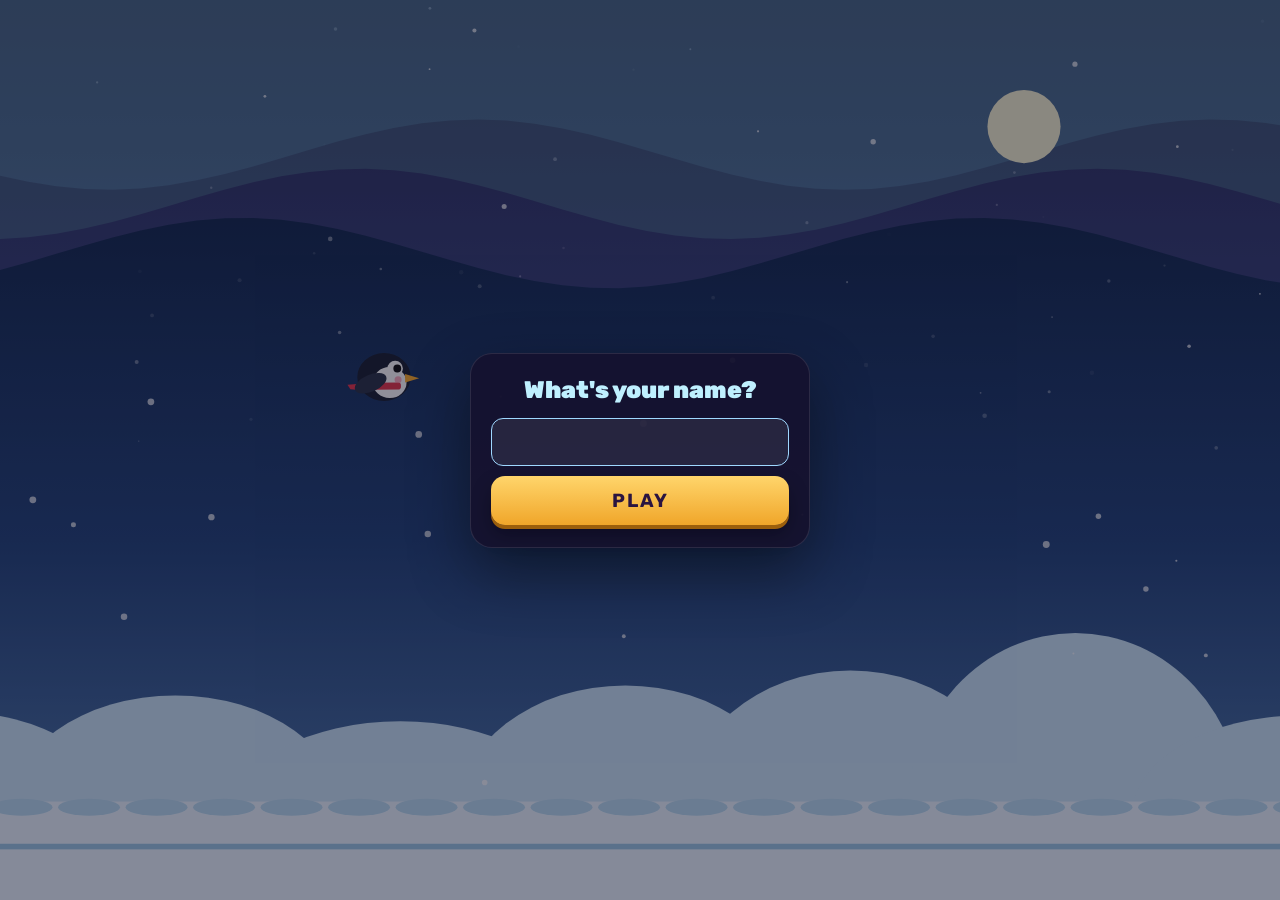
<file: site/play/pingo/index.html>
<!-- © 2026 Rostyfrosty. Alla rättigheter förbehållna. -->
<!doctype html><html lang="en"><head><meta charset="utf-8"><meta name="viewport" content="width=device-width,initial-scale=1,maximum-scale=1,user-scalable=no,viewport-fit=cover"><meta name="theme-color" content="#0b1a33"><meta name="apple-mobile-web-app-capable" content="yes"><meta name="mobile-web-app-capable" content="yes"><title>Pingo</title><style>body,html{margin:0;height:100%;background:#0b1a33;overflow:hidden;touch-action:none;-webkit-user-select:none;user-select:none;-webkit-tap-highlight-color:transparent;font-family:Rubik,system-ui,sans-serif}canvas#c{display:block;width:100vw;height:100vh;height:100dvh}[hidden]{display:none!important}.ov{position:fixed;inset:0;display:flex;align-items:center;justify-content:center;padding:20px;box-sizing:border-box;background:rgba(10,8,30,.45);z-index:3;overflow-y:auto}.card{background:rgba(22,18,48,.95);border:1px solid rgba(255,255,255,.1);border-radius:22px;padding:22px 20px 18px;max-width:340px;width:100%;box-sizing:border-box;box-shadow:0 24px 60px rgba(0,0,0,.45);color:#e9e6ff;text-align:center;animation:pop .35s cubic-bezier(.2,1.15,.4,1);margin:auto}@keyframes pop{from{transform:scale(.85);opacity:0}to{transform:none;opacity:1}}h1.en{font-size:27px}#hero{display:block;width:72px;height:56px;margin:-6px auto 0}#joke{margin:2px 0 12px;font-size:13px;font-style:italic;color:#ffd56b;opacity:.9;min-height:16px}.intro h1{animation:drop .6s cubic-bezier(.2,1.5,.45,1) .15s both}.intro>:not(h1):not(#hero){animation:rise .4s ease-out both}.intro>:nth-child(3){animation-delay:.3s}.intro>:nth-child(4){animation-delay:.36s}.intro>:nth-child(5){animation-delay:.42s}.intro>:nth-child(6){animation-delay:.48s}.intro>:nth-child(7){animation-delay:.54s}.intro>:nth-child(8){animation-delay:.6s}.intro>:nth-child(n+9){animation-delay:.66s}@keyframes drop{from{transform:translateY(-60px) scale(.8);opacity:0}to{transform:none;opacity:1}}@keyframes rise{from{transform:translateY(14px);opacity:0}to{transform:none;opacity:1}}h1{margin:0 0 4px;font-weight:900;font-size:34px;letter-spacing:1px;color:#bff0ff}.who{margin:0 0 14px;font-size:14px;opacity:.8}.who a{color:#ffd56b;text-decoration:underline;cursor:pointer;margin-left:4px}.btn{display:block;width:100%;border:0;font-family:inherit;font-weight:700;font-size:19px;letter-spacing:2px;text-transform:uppercase;padding:13px 20px;border-radius:14px;background:linear-gradient(#ffd56b,#f0a62a);color:#2a1440;box-shadow:0 4px 0 #9c5f0c,0 10px 20px rgba(0,0,0,.3);margin:10px 0 4px;cursor:pointer}.btn:active{transform:translateY(3px);box-shadow:0 1px 0 #9c5f0c}.btn.alt{background:linear-gradient(#8fe0ff,#3aa6e0);color:#0b1a33;box-shadow:0 4px 0 #1d5f86,0 10px 20px rgba(0,0,0,.3)}.btn.alt:active{box-shadow:0 1px 0 #1d5f86}.linkbtn{display:block;margin:14px auto 0;background:0 0;border:0;color:#bff0ff;font:500 14px Rubik,system-ui,sans-serif;text-decoration:underline;cursor:pointer;padding:6px 12px}.small{font-size:13px;opacity:.75;margin:4px 0 0}.sec{margin:16px 0 8px;font-size:12px;letter-spacing:2px;text-transform:uppercase;opacity:.6;font-weight:700}.medals{display:flex;justify-content:center;gap:4px;flex-wrap:wrap}.medal{width:42px;text-align:center;font-size:11px;opacity:.9}.medal i{display:block;width:30px;height:30px;margin:0 auto 3px;border-radius:50%;border:3px solid rgba(255,255,255,.35);box-sizing:border-box}.medal.off{opacity:.3}.skins{display:flex;flex-wrap:wrap;justify-content:center;gap:5px}.skin{width:53px;padding:4px 0 5px;border-radius:12px;border:2px solid rgba(255,255,255,.12);background:rgba(255,255,255,.06);color:#e9e6ff;font:500 11px Rubik,sans-serif;cursor:pointer}.skin canvas{display:block;width:40px;height:40px;margin:0 auto}.skin.on{border-color:#ffd56b;background:rgba(255,213,107,.15)}.skin:disabled{opacity:.45;cursor:default}#nm label{display:block;font-weight:900;font-size:24px;margin-bottom:14px;color:#bff0ff}#nm input{width:100%;box-sizing:border-box;font:500 18px Rubik,system-ui,sans-serif;padding:12px;border-radius:12px;border:1px solid rgba(255,255,255,.18);background:rgba(255,255,255,.08);color:#fff;text-align:center;outline:0;-webkit-user-select:text;user-select:text}#nm input:focus{border-color:#9fd8ff}#useBtn{position:fixed;left:50%;transform:translateX(-50%);bottom:calc(env(safe-area-inset-bottom,0px) + 70px);z-index:3;border:0;font:700 17px Rubik,system-ui,sans-serif;letter-spacing:1.5px;text-transform:uppercase;padding:13px 30px;border-radius:14px;background:linear-gradient(#ffd56b,#f0a62a);color:#2a1440;box-shadow:0 4px 0 #9c5f0c,0 10px 20px rgba(0,0,0,.35);cursor:pointer;white-space:nowrap;animation:pop .35s cubic-bezier(.2,1.15,.4,1)}#useBtn:active{transform:translateX(-50%) translateY(3px);box-shadow:0 1px 0 #9c5f0c}#shareBtn{position:fixed;left:50%;transform:translateX(-50%);bottom:calc(env(safe-area-inset-bottom,0px) + 14px);z-index:2;border:0;font:700 16px Rubik,system-ui,sans-serif;letter-spacing:1.5px;text-transform:uppercase;padding:12px 26px;border-radius:14px;background:linear-gradient(#8fe0ff,#3aa6e0);color:#0b1a33;box-shadow:0 4px 0 #1d5f86,0 10px 20px rgba(0,0,0,.3);cursor:pointer;white-space:nowrap}#shareBtn:active{transform:translateX(-50%) translateY(3px);box-shadow:0 1px 0 #1d5f86}#lbTabs{position:fixed;transform:translateX(-50%);z-index:2;display:flex;gap:6px}#lbTabs button{white-space:nowrap;border:1px solid rgba(255,255,255,.2);background:rgba(255,255,255,.08);color:#bff0ff;font:700 11px Rubik,system-ui,sans-serif;letter-spacing:1px;text-transform:uppercase;padding:5px 11px;border-radius:999px;cursor:pointer}#lbTabs button.on{background:#bff0ff;color:#0b1a33;border-color:#bff0ff}#mbtn{position:fixed;top:calc(env(safe-area-inset-top,0px) + 10px);right:12px;z-index:2;font:700 13px Rubik,system-ui,sans-serif;letter-spacing:1px;text-transform:uppercase;color:#fff;background:rgba(15,12,35,.82);border:1px solid rgba(255,255,255,.12);border-radius:999px;padding:8px 16px;cursor:pointer}</style><style>@font-face{font-family:Rubik;font-style:normal;font-weight:300 900;font-display:swap;src:url([data-uri]) format('woff2');unicode-range:U+0000-00FF,U+0131,U+0152-0153,U+02BB-02BC,U+02C6,U+02DA,U+02DC,U+0304,U+0308,U+0329,U+2000-206F,U+20AC,U+2122,U+2191,U+2193,U+2212,U+2215,U+FEFF,U+FFFD}</style></head><body><canvas id="c"></canvas><button id="mbtn" hidden data-en="Menu">Meny</button><div id="lbTabs" hidden><button data-b="classic" data-en="All time">Alla tider</button><button data-b="week" data-en="This week">Veckan</button></div><button id="useBtn" hidden data-en="Use now">Använd nu</button> <button id="shareBtn" hidden data-en="Share result">Dela resultat</button><div id="menu" class="ov" hidden><div class="card" id="menuCard"><canvas id="hero" width="216" height="168"></canvas><h1 data-en="PINGO TAKES FLIGHT">PINGO FLYGER</h1><p id="joke"></p><p class="who" id="who"></p><button class="btn" id="bClassic" data-en="Play">Spela</button> <button class="btn alt" id="bDaily" data-en="Daily Run">Dagens bana</button><p class="small" id="dailyInfo"></p><div class="sec" data-en="Medals">Medaljer</div><div class="medals" id="medals"></div><div class="sec" data-en="Penguins">Pingviner</div><div class="skins" id="skins"></div><button class="linkbtn" id="bClose" data-en="Close">Stäng</button><p class="small" id="ver" style="opacity:.45;margin-top:6px"></p></div></div><div id="nm" class="ov" hidden><form class="card"><label for="nmi" data-en="What's your name?">Vad heter du?</label><input id="nmi" maxlength="16" autocomplete="nickname" enterkeyhint="go" required><p id="nmMsg" class="small" style="color:#ffd56b;min-height:0"></p><button class="btn" data-en="Play">Spela</button></form></div><script>(()=>{const e=(()=>{const e=new URLSearchParams(location.search).get("lang");return e?"sv"===e:/^sv\b/i.test(navigator.language||"")})(),t=(t,n)=>e?t:n;document.documentElement.lang=t("sv","en"),document.title=t("Pingo Flyger","Pingo Takes Flight");const n=matchMedia("(pointer: coarse)").matches;n&&document.body.classList.add("touch"),addEventListener("pointerdown",()=>{const e=document.documentElement;n&&!document.fullscreenElement&&e.requestFullscreen&&e.requestFullscreen({navigationUI:"hide"}).catch(()=>{})},{once:!0,capture:!0}),e||(document.querySelectorAll("[data-en]").forEach(e=>e.textContent=e.dataset.en),document.querySelector("h1").classList.add("en"));const a="https://api.rostyfrosty.com/v1/scores/pingo/",l=(new Date).toLocaleDateString("sv-SE"),o=[{n:t("Brons","Bronze"),s:10,c:"#cd7f32"},{n:"Silver",s:25,c:"#d5dee6"},{n:t("Guld","Gold"),s:50,c:"#ffd23f"},{n:t("Platina","Platinum"),s:100,c:"#a6f6ff"},{n:t("Rost","Rust"),s:150,c:"#d0652a"},{n:"Frost",s:200,c:"#6fc8ff"}],i=[{id:"klassisk",n:t("Klassisk","Classic"),need:0},{id:"tomte",n:t("Tomte","Santa"),need:10},{id:"cool",n:"Cool",need:25},{id:"guld",n:t("Guld","Gold"),need:50},{id:"kosmos",n:t("Kosmos","Cosmic"),need:100},{id:"rosty",n:"Rosty",need:150},{id:"frosty",n:"Frosty",need:200},{id:"rostyfrosty",n:"Rosty & Frosty",need:250}],r=["rosty","frosty","rostyfrosty"],s=[0,15,30,50,75,100],f=[{a:"#2a2350",b:"#7a4b7e",c:"#e8a07e",aur:.05,star:0,moon:1,hill:"#e9d3df"},{a:"#0b1a33",b:"#24457a",c:"#5a86b8",aur:.18,star:.4,moon:1,hill:"#c9e4f7"},{a:"#040918",b:"#0f2247",c:"#2c4f80",aur:.28,star:1,moon:1,hill:"#a9c9e6"},{a:"#02101a",b:"#0a3540",c:"#1f6170",aur:.6,star:1,moon:.7,hill:"#a6e0dc"},{a:"#130b24",b:"#2b2048",c:"#66658a",aur:.2,star:.2,moon:0,hill:"#d6d8e8"},{a:"#1a0710",b:"#2a1438",c:"#3d8fc9",aur:.3,star:.8,moon:0,hill:"#d8f1ff"}],c={get(e,t){try{const n=localStorage.getItem(e);return null===n?t:n}catch(e){return t}},set(e,t){try{localStorage.setItem(e,t)}catch(e){}}};let d=c.get("pingo_name",""),h=Math.max(+c.get("pingo_max",0)||0,+c.get("pingo_best",0)||0),g=c.get("pingo_skin","klassisk");function y(e){const t=new Date(e+"T12:00:00");return t.setDate(t.getDate()-1),t.toLocaleDateString("sv-SE")}i.some(e=>e.id===g&&e.need<=h)||(g="klassisk");let u=+c.get("pingo_streak",0)||0,m=c.get("pingo_streak_last","");function p(){return m===l||m===y(l)?u:0}function b(e){return`🔥 ${e} ${t(1===e?"dag i rad":"dagar i rad",1===e?"day in a row":"days in a row")}`}function S(){return"daily"===Z?"pingo_daily_"+l:"pingo_best"}const M=2*Math.PI;document.getElementById("ver").textContent="1.8".startsWith("%")?"":"v1.8";const v=/firefox|fxios/i.test(navigator.userAgent),x=document.getElementById("c"),T=x.getContext("2d",v?{willReadFrequently:!0}:void 0),P=640;let k=360,w=1,C=1;function A(){C=Math.min(window.devicePixelRatio||1,v?1.5:2);const e=x.clientHeight||innerHeight,t=x.clientWidth||innerWidth;w=e/P,k=t/w;const n=Math.round(t*C),a=Math.round(e*C);x.width===n&&x.height===a||(x.width=n,x.height=a),T.setTransform(w*C,0,0,w*C,0,0),"play"!==X&&"dead"!==X&&(he.x=.3*k),qe&&dt()}addEventListener("resize",A);let E=null;function I(e,t,n="square",a=.06,l=0){try{E=E||new(window.AudioContext||window.webkitAudioContext);const o=E.createOscillator(),i=E.createGain(),r=E.currentTime;o.type=n,o.frequency.setValueAtTime(e,r),l&&o.frequency.exponentialRampToValueAtTime(l,r+t),i.gain.setValueAtTime(a,r),i.gain.exponentialRampToValueAtTime(1e-4,r+t),o.connect(i).connect(E.destination),o.start(r),o.stop(r+t)}catch(e){}}function R(e){try{navigator.vibrate&&navigator.vibrate(e)}catch(e){}}let D=Math.random,L=[],F="idle",B="",N=0,O="",W=0;const $=t(["Sälen Sune","Isbjörn Ivar","Valrossen Vera","Måsen Mats","Snöugglan Siv","Fjällräven Frida","Lunnefågeln Lasse","Späckhuggaren Stina","Polarräven Pelle","Renen Rut"],["Sid the Seal","Ivy the Polar Bear","Wally the Walrus","Max the Gull","Sally the Snowy Owl","Freya the Fox","Larry the Puffin","Orla the Orca","Percy the Arctic Fox","Ruby the Reindeer"]),q=["Sälen Sune","Isbjörn Ivar","Valrossen Vera","Måsen Mats","Snöugglan Siv","Fjällräven Frida","Lunnefågeln Lasse","Späckhuggaren Stina","Polarräven Pelle","Renen Rut","Sid the Seal","Ivy the Polar Bear","Wally the Walrus","Max the Gull","Sally the Snowy Owl","Freya the Fox","Larry the Puffin","Orla the Orca","Percy the Arctic Fox","Ruby the Reindeer"].map(e=>e.toLowerCase()),_=[8,7,6,5,4,3,3,2,2,1];function j(e){const t=$.slice(0,Math.max(0,10-e.length)).map((e,t)=>({player:e,score:_[t],bot:!0}));return[...e,...t].sort((e,t)=>t.score-e.score||(e.bot?1:0)-(t.bot?1:0)).slice(0,10)}function G(){if(!W)return;const e=L.findIndex(e=>!e.bot&&e.player===d&&e.score===W);N=e>=0?e+1:0;const n=N||(L.some(e=>e.bot)?0:Y[O]||0),a=O.startsWith("week-");B=n?t(`Du hamnade på plats ${n}${a?" den här veckan":""}!`,`You placed #${n}${a?" this week":""}!`):""}function U(){return"daily"===Z?"daily-"+l:"classic"}const V="week-"+function(e){const t=new Date(Date.UTC(e.getFullYear(),e.getMonth(),e.getDate())),n=t.getUTCDay()||7;t.setUTCDate(t.getUTCDate()+4-n);const a=t.getUTCFullYear(),l=Math.ceil(((t-Date.UTC(a,0,1))/864e5+1)/7);return`${a}-w${String(l).padStart(2,"0")}`}(new Date);let K="classic",Y={};function H(){return"daily"===Z?U():K}async function J(){const e=H();F="loading",e!==O&&(L=[],O=e);try{const t=await fetch(a+e+"?limit=10");if(404===t.status)return L=j([]),F="ok",void G();if(!t.ok)throw 0;const n=await t.json(),l=Array.isArray(n)?n:n.scores||n.entries||n.items||[];if(e!==H())return;L=j(l.slice(0,10).map(e=>({player:String(e.player??e.name??"?"),score:+e.score||0}))),F="ok",G()}catch(e){F="error"}}let z=!1,X="menu",Z="classic",Q=0,ee=0,te=0,ne=0,ae=0,le=0,oe=0,ie=0,re=0,se=0,fe=0,ce="",de=-1;const he={x:100,y:268.8,vy:0,r:17,wing:0};let ge=[],ye=[],ue=[],me=0,pe=[],be=0,Se=0;const Me=Array.from({length:70},()=>({x:2e3*Math.random(),y:Math.random()*P,r:2*Math.random()+.6,s:20*Math.random()+10})),ve=Array.from({length:50},()=>({x:Math.random(),y:.55*Math.random(),r:1.3*Math.random()+.4,p:6*Math.random()})),xe=Array.from({length:12},(e,t)=>({x:160*t,h:60+80*Math.random()}));function Te(){return Math.min(ee/40,1)}function Pe(){return Math.min(Math.max(0,ee-40)/120,1)}function ke(){return 165+85*Te()+45*Pe()}function we(){return 1.55-.3*Te()-.08*Pe()}function Ce(e){let t=-1;return o.forEach((n,a)=>{e>=n.s&&(t=a)}),t}function Ae(){var e;X="ready",Q=0,ee=0,ne=0,ae=0,oe=0,ge=[],ye=[],ue=[],pe=[],et=null,Qe=Math.random()<.35?{at:3+Math.floor(18*Math.random()),type:Ye(["gull","ufo","walrus"])}:null,me=0,B="",ce="",N=0,W=0,de=-1,Se=0,K="classic",Y={},nt=[],lt=[],D="daily"===Z?(e=+l.replace(/-/g,""),()=>{e=1831565813+(e|=0)|0;let t=Math.imul(e^e>>>15,1|e);return t=t+Math.imul(t^t>>>7,61|t)^t,((t^t>>>14)>>>0)/4294967296}):Math.random,te=+c.get(S(),0)||0,he.x=.3*k,he.y=268.8,he.vy=0}function Ee(e,t,n,a="#fff",l=20){ue.push({txt:e,x:t,y:n,c:a,size:l,life:1.1})}function Ie(){if(z)z=!1;else if("ready"===X&&(X="play",ut.hidden=!0),"play"===X){he.vy=-470,he.wing=1,I(520,.09,"square",.04,760);for(let e=0;e<5;e++)pe.push({x:he.x-12,y:he.y+6,vx:-60-80*Math.random(),vy:80*(Math.random()-.3),life:.5,c:"#e8f6ff"})}else"dead"===X&&nt.length?at>.9&&st():"dead"===X&&ie>.35&&(Ae(),ut.hidden=!1)}function Re(){if("play"===X){if(X="dead",ie=0,re=1,se=12,et=null,Xe=Math.random()<.6?Je[0]:Ye(Je),Ze=Ye(ze),I(220,.35,"sawtooth",.07,60),R([60,40,90]),Q>te&&(te=Q,c.set(S(),te)),Q>h){const e=i.filter(e=>e.need>h&&e.need<=Q);h=Q,c.set("pingo_max",h),e.length&&(ce=t("Ny pingvin: ","New penguin: ")+e.map(e=>e.n).join(", ")+"!",nt=e.map(e=>e.id),at=0,lt=[],ft(nt[0]))}"daily"===Z&&m!==l&&(u=(m===y(l)?u:0)+1,m=l,c.set("pingo_streak",u),c.set("pingo_streak_last",m)),Q>0&&d?async function(e){N=0,W=0,Y={},B=t("Skickar poäng…","Sending score…");const n="daily"===Z?[U()]:["classic",V];"fulfilled"===(await Promise.allSettled(n.map(t=>fetch(a+t,{method:"POST",headers:{"Content-Type":"application/json","X-Api-Key":"rf_2125d8b939ebf3df2df398b973586290afee02779224edf8"},body:JSON.stringify({player:d,score:e}),keepalive:!0}).then(e=>{if(!e.ok)throw 0;return e.json()}).then(e=>{Y[t]=+e.rank||0}))))[0].status?(W=e,B=""):B=t("Kunde inte skicka poängen","Couldn't send your score"),J()}(Q):J(),ut.hidden=!1;for(let e=0;e<24;e++){const t=Math.random()*Math.PI*2,n=80+220*Math.random();pe.push({x:he.x,y:he.y,vx:Math.cos(t)*n,vy:Math.sin(t)*n,life:.9,c:e%3?"#ffffff":"#9fd8ff"})}}}function De(e){const n=Ce(Q);Q+=e;const a=Ce(Q);if(a>n){const e=o[a];Ee(t(e.n+"medalj!",e.n+" medal!"),k/2,150,e.c,26),de=a,I(660,.12,"triangle",.06),setTimeout(()=>I(990,.12,"triangle",.06),110),setTimeout(()=>I(1320,.2,"triangle",.06),220)}}function Le(e,t,n,a,l,o,i){const r=e-Math.max(a,Math.min(e,a+o)),s=t-Math.max(l,Math.min(t,l+i));return r*r+s*s<n*n}function Fe(e){return[parseInt(e.slice(1,3),16),parseInt(e.slice(3,5),16),parseInt(e.slice(5,7),16)]}function Be(e,t,n){const a=Fe(e),l=Fe(t);return`rgb(${a.map((e,t)=>Math.round(e+(l[t]-e)*n)).join(",")})`}function Ne(e,t,n,a,l,o){e.beginPath(),e.roundRect?e.roundRect(t,n,a,l,o):e.rect(t,n,a,l)}let Oe=null,We="";function $e(e,t,n){const a=T.createLinearGradient(0,0,72,0);return a.addColorStop(0,e),a.addColorStop(.35,t),a.addColorStop(1,n),a}const qe=[$e("#7cc7ee","#e6f7ff","#4ea5d6"),$e("#9fb4f0","#eef0ff","#6f7fd6")];function _e(e,t,n,a,l,o){T.save(),T.translate(e,0),e=0;const i=qe[o?1:0];T.fillStyle=i,Ne(T,e,t,n,a,6),T.fill(),T.strokeStyle="rgba(20,60,100,.5)",T.lineWidth=2,T.stroke();const r=l?t+a-22:t;if(T.fillStyle=i,Ne(T,e-6,r,n+12,22,6),T.fill(),T.stroke(),l){T.fillStyle="#d8f2ff";for(let t=0;t<5;t++){const a=e-2+t*(n+4)/5,l=10+7*t%3*6;T.beginPath(),T.moveTo(a,r+22),T.lineTo(a+(n+4)/10,r+22+l),T.lineTo(a+(n+4)/5,r+22),T.fill()}}else T.fillStyle="#fff",Ne(T,e-6,r-5,n+12,9,5),T.fill();T.restore()}function je(e){const t=e.y+8*Math.sin(3*le+e.ph);T.save(),T.translate(e.x,t),T.rotate(.15*Math.sin(4*le+e.ph)),T.fillStyle="rgba(255,213,107,.25)",T.beginPath(),T.arc(0,0,18+2*Math.sin(5*le),0,M),T.fill(),T.fillStyle="#ff9d3a",T.beginPath(),T.moveTo(-9,0),T.lineTo(-17,-7),T.lineTo(-17,7),T.fill(),T.fillStyle="#ffb85c",T.beginPath(),T.ellipse(1,0,11,7,0,0,M),T.fill(),T.fillStyle="#fff3d6",T.beginPath(),T.ellipse(3,2,6,3,0,0,M),T.fill(),T.fillStyle="#1d2433",T.beginPath(),T.arc(6,-2,1.6,0,M),T.fill(),T.restore()}function Ge(e,t,n,a,l,o,i,r){if("rostyfrosty"===o)return e.save(),e.translate(t,n),e.rotate(a),e.save(),e.beginPath(),e.rect(-60,-60,60,120),e.clip(),Ge(e,0,0,0,l,"rosty",i,r),e.restore(),e.save(),e.beginPath(),e.rect(0,-60,60,120),e.clip(),Ge(e,0,0,0,l,"frosty",i,r),e.restore(),e.strokeStyle="rgba(255,240,220,.8)",e.lineWidth=1.5,e.beginPath(),e.moveTo(0,-24),e.lineTo(0,17),e.stroke(),void e.restore();let s="#1d2433",f="#ffffff",c="#2c3549",d="#e8394d";if("rosty"===o&&(s="#7a3f1d",f="#d08a4e",c="#5e2f14",d="#ff7a1a"),"frosty"===o&&(s="#5fb8e6",f="#e9f9ff",c="#3f9bd0",d="#dff6ff"),"cool"===o&&(d="#2f8fd1"),"guld"===o&&(s="#d19a22",f="#fff4cf",c="#ad7b12",d="#1d2433"),"kosmos"===o&&(s="#2b1a55",f="#ece6ff",c="#3e2a7c",d=`hsl(${120*r%360},90%,62%)`),e.save(),e.translate(t,n),e.rotate(a),"kosmos"===o){e.fillStyle="#fff";for(let t=0;t<5;t++){const n=1.5*r+1.256*t;e.globalAlpha=.5+.5*Math.sin(4*r+t),e.beginPath(),e.arc(27*Math.cos(n),24*Math.sin(n),1.6,0,M),e.fill()}e.globalAlpha=1}if(e.fillStyle=d,e.beginPath(),e.moveTo(-8,4),e.lineTo(-26,2+5*Math.sin(14*r)),e.lineTo(-24,10+5*Math.sin(14*r+1)),e.lineTo(-6,10),e.fill(),e.fillStyle=s,e.beginPath(),e.ellipse(0,0,19,17,0,0,M),e.fill(),e.fillStyle=f,e.beginPath(),e.ellipse(4,4,12,11,0,0,M),e.fill(),"rosty"===o){e.fillStyle="#a5582a",e.beginPath(),e.ellipse(-9,-8,4,2.5,.4,0,M),e.fill(),e.beginPath(),e.ellipse(-13,6,3,2,-.3,0,M),e.fill(),e.fillStyle="#4a230d";for(const[t,n]of[[-14,-2],[-8,-13],[-3,-15],[-15,8]])e.beginPath(),e.arc(t,n,1.3,0,M),e.fill()}if("frosty"===o&&(e.strokeStyle="rgba(255,255,255,.55)",e.lineWidth=1.2,e.beginPath(),e.moveTo(-15,-4),e.lineTo(-7,-10),e.lineTo(-2,-3),e.moveTo(-12,8),e.lineTo(-6,2),e.stroke()),e.fillStyle=d,Ne(e,-12,4,24,5,2),e.fill(),e.fillStyle=c,e.save(),e.translate(-4,2),e.rotate(-.4-1.4*l),e.beginPath(),e.ellipse(-6,0,12,6,0,0,M),e.fill(),e.restore(),"cool"===o?(e.strokeStyle="#111",e.lineWidth=2,e.beginPath(),e.moveTo(3,-7),e.lineTo(-15,-6),e.stroke(),e.fillStyle="#111",Ne(e,2,-11,15,8,3),e.fill(),e.fillStyle="rgba(120,200,255,.6)",e.fillRect(5,-10,4,2)):"rosty"===o?(e.fillStyle=i?"rgba(120,60,30,.6)":"rgba(255,160,50,.35)",e.beginPath(),e.arc(8,-6,8,0,M),e.fill(),e.fillStyle=i?"#6b4026":"#ffb347",e.beginPath(),e.arc(8,-6,5,0,M),e.fill(),e.fillStyle=i?"#3a2010":"#fff3c4",e.beginPath(),e.arc(8.5,-6,2,0,M),e.fill()):(e.fillStyle="#fff",e.beginPath(),e.arc(8,-6,5.5,0,M),e.fill(),e.fillStyle="frosty"===o?"#16405e":"#111",e.beginPath(),e.arc(9.5,-6,i?1.2:2.8,0,M),e.fill(),"frosty"===o&&(e.strokeStyle="#16405e",e.lineWidth=2.5,e.beginPath(),e.moveTo(2,-13.5),e.lineTo(13,-9.5),e.stroke())),e.fillStyle="#ffb02e",e.beginPath(),e.moveTo(15,-2),e.lineTo(25,1),e.lineTo(15,4),e.fill(),e.fillStyle="rgba(255,120,150,.6)",e.beginPath(),e.arc(10,2,2.5,0,M),e.fill(),"tomte"===o&&(e.fillStyle="#e8394d",e.beginPath(),e.moveTo(-13,-11),e.lineTo(9,-16),e.lineTo(-20,-33),e.fill(),e.fillStyle="#fff",Ne(e,-15,-16,26,6,3),e.fill(),e.beginPath(),e.arc(-20,-33,4,0,M),e.fill()),"rosty"===o&&function(e,t,n,a,l){e.save(),e.translate(-3,-17),e.rotate(l),e.fillStyle="#a8612f";for(let t=0;t<8;t++)e.save(),e.rotate(t*M/8),e.fillRect(-1.8,-9,3.6,4),e.restore();e.beginPath(),e.arc(0,0,6,0,M),e.fill(),e.fillStyle="#5a2c12",e.beginPath(),e.arc(0,0,.4*6,0,M),e.fill(),e.restore()}(e,0,0,0,2*r),"frosty"===o){e.fillStyle="#e6f8ff",e.strokeStyle="#7cc7ee",e.lineWidth=1.2,e.beginPath(),e.moveTo(-16,-9);const t=[[-17,-24],[-11,-14],[-8,-29],[-3,-15],[1,-27],[4,-15],[10,-21],[9,-13]];for(const[n,a]of t)e.lineTo(n,a);e.closePath(),e.fill(),e.stroke()}"guld"===o&&(e.fillStyle="#ffe680",e.beginPath(),e.moveTo(-9,-15),e.lineTo(-6,-25),e.lineTo(-1,-18),e.lineTo(3,-27),e.lineTo(6,-18),e.lineTo(11,-24),e.lineTo(10,-14),e.closePath(),e.fill()),e.restore()}function Ue(e,t,n,a,l="center",o="#fff"){T.font=`900 ${a}px 'Rubik',system-ui,sans-serif`,T.textAlign=l,T.lineJoin="round",T.lineWidth=a/6,T.strokeStyle="#0b1a33",T.strokeText(e,t,n),T.fillStyle=o,T.fillText(e,t,n)}function Ve(e,t,n,a,l){for(T.font=`900 ${a}px 'Rubik',system-ui,sans-serif`;a>18&&T.measureText(e).width>k-28;)a--,T.font=`900 ${a}px 'Rubik',system-ui,sans-serif`;Ue(e,t,n,a,"center",l)}function Ke(e,t,n){if(T.font=`900 ${n}px 'Rubik',system-ui,sans-serif`,T.measureText(e).width<=t)return e;for(;e.length>1&&T.measureText(e+"…").width>t;)e=e.slice(0,-1);return e+"…"}const Ye=e=>e[Math.floor(Math.random()*e.length)],He=t(["Pingviner kan inte flyga. Säg inget till Pingo.","Pingo har aldrig betalat för en fisk.","Pelarna är inte elaka. De är bara iskalla.","Sälen Sune tränar fortfarande på sina 8 poäng.","Månen har hittills klarat sig utan en enda krock.","Pingos halsduk är stickad av mormor. Var försiktig.","Rekommenderas av 9 av 10 pingviner. Den tionde krockade.","Tips: flaxa. Det är typ hela spelet.","Valrossen Vera tycker att du flaxar fint.","Inga istappar skadades under inspelningen."],["Penguins can't fly. Don't tell Pingo.","Pingo has never paid for a fish.","The pillars aren't mean. Just ice cold.","Sid the Seal is still training for his 8 points.","The moon has never been hit. Yet.","Pingo's scarf was knitted by grandma. Be careful.","Recommended by 9 out of 10 penguins. The tenth crashed.","Tip: flap. That's basically the whole game.","Wally the Walrus thinks your flapping is lovely.","No icicles were harmed in the making of this game."]),Je=t(["KRASCH!","KRASCH!","PLASK!","BONK!","AJ!","OJ!","POFF!"],["CRASH!","CRASH!","SPLAT!","BONK!","OUCH!","OOPS!","POOF!"]),ze=t(["Pelaren vann den här gången.","Pingo kräver en omspelning.","Det där räknas som ett kramförsök.","Fisken såg allt och skrattar fortfarande.","Mjuklandning? Inte riktigt.","Pingo skyller på motvinden.","Isen: 1. Pingo: 0.","Det gick ju nästan!","Någon måste ju testa pelarna.","Valrossen Vera gav det 4 av 10."],["The pillar won this time.","Pingo demands a rematch.","That counts as a hug attempt.","The fish saw everything and is still laughing.","Soft landing? Not quite.","Pingo blames the headwind.","Ice: 1. Pingo: 0.","So close!","Someone had to test the pillars.","Wally the Walrus gave it a 4 out of 10."]);let Xe=Je[0],Ze="",Qe=null,et=null;function tt(e,t,n){T.font="700 13px 'Rubik',system-ui,sans-serif";const a=T.measureText(e).width+16;t=Math.min(Math.max(t,a/2+6),k-a/2-6),T.fillStyle="rgba(255,255,255,.95)",Ne(T,t-a/2,n-22,a,24,10),T.fill(),T.beginPath(),T.moveTo(t-5,n+2),T.lineTo(t+3,n+2),T.lineTo(t-2,n+9),T.fill(),T.fillStyle="#1d2433",T.textAlign="center",T.fillText(e,t,n-5)}let nt=[],at=0,lt=[];const ot=document.getElementById("useBtn"),it={rosty:{ray:"#ff8a3d",glow:"rgba(255,120,40,",tag:t("Rostig, glödande och redo att flyga","Rusty, glowing and ready to fly"),kind:"fire"},frosty:{ray:"#8fdcff",glow:"rgba(120,210,255,",tag:t("Iskall, och arg på pelarna","Ice cold, and angry at the pillars"),kind:"ice"},rostyfrosty:{ray:"#ffcf8a",glow:"rgba(255,200,160,",tag:t("Eld möter is","Fire meets ice"),kind:"both"}};function rt(e){return it[e]||{ray:"#ffe27a",glow:"rgba(255,226,122,",tag:t("Ny pingvin upplåst","New penguin unlocked"),kind:"confetti"}}function st(){nt.shift(),at=0,lt=[],nt.length&&ft(nt[0])}function ft(e){const t=rt(e).kind;("ice"===t?[784,988,1175,1568]:"fire"===t?[523,659,784,1047]:[587,740,880,1175]).forEach((e,t)=>setTimeout(()=>I(e,3===t?.35:.14,"triangle",.07),120+120*t)),R([30,40,30,40,80])}function ct(){if(z)return T.fillStyle="rgba(10,8,30,.45)",T.fillRect(0,0,k,P),Ve(t("PAUS","PAUSED"),k/2,268.8,40,"#bff0ff"),void Ue(t("Tryck för att fortsätta","Tap to continue"),k/2,312.8,20);"play"===X&&(Ue(Q,k/2,90,56),"daily"===Z&&Ue(t("DAGENS BANA","DAILY RUN"),k/2,118,13,"center","#bff0ff")),"ready"===X&&(Ve("daily"===Z?t("DAGENS BANA","DAILY RUN"):t("PINGO FLYGER","PINGO TAKES FLIGHT"),k/2,170,"daily"===Z?34:40,"#bff0ff"),Ue(t("Tryck för att flaxa","Tap to flap"),k/2,396.8,22),te&&Ue(("daily"===Z?t("Ditt bästa idag: ","Your best today: "):t("Ditt rekord: ","Your best: "))+te,k/2,430.8,18,"center","#ffe27a"),Ue(t("Fisk +2 · Nära ögat +1","Fish +2 · Close call +1"),k/2,460.8,14,"center","#d6e9f8"));for(const e of ue)T.globalAlpha=Math.min(1,2*e.life),Ue(e.txt,e.x,e.y,e.size,"center",e.c);if(T.globalAlpha=1,"dead"===X&&nt.length)!function(){const e=nt[0],n=rt(e),a=i.find(t=>t.id===e),l=at,o=k/2,r=256;T.fillStyle=`rgba(8,6,24,${Math.min(3*l,.86)})`,T.fillRect(0,0,k,P),T.save(),T.translate(o,r),T.rotate(.4*le),T.globalAlpha=.22*Math.min(2*l,1),T.fillStyle=n.ray;for(let e=0;e<12;e++)T.rotate(M/12),T.beginPath(),T.moveTo(0,0),T.lineTo(-22,-260),T.lineTo(22,-260),T.closePath(),T.fill();T.restore(),T.globalAlpha=1;const s=T.createRadialGradient(o,r,10,o,r,120);s.addColorStop(0,n.glow+.55*Math.min(2*l,1)+")"),s.addColorStop(1,n.glow+"0)"),T.fillStyle=s,T.fillRect(o-130,126,260,260);for(const e of lt)T.globalAlpha=Math.min(1,e.life),T.fillStyle=e.c,e.sq?(T.save(),T.translate(e.x,e.y),T.rotate(4*e.life),T.fillRect(-e.r,-e.r/2,2*e.r,e.r),T.restore()):e.shard?(T.beginPath(),T.moveTo(e.x,e.y-2*e.r),T.lineTo(e.x+e.r,e.y),T.lineTo(e.x,e.y+2*e.r),T.lineTo(e.x-e.r,e.y),T.closePath(),T.fill()):(T.beginPath(),T.arc(e.x,e.y,e.r,0,M),T.fill());T.globalAlpha=1;const f=Math.min(l/.6,1),c=1.70158,d=3.2*(1+(c+1)*Math.pow(f-1,3)+c*Math.pow(f-1,2));d>.01&&(T.save(),T.translate(o,r+6*Math.sin(3*le)),T.scale(d,d),Ge(T,0,0,.08*Math.sin(2*le),.5*(Math.sin(10*le)+1),e,!1,le),T.restore()),l>.35&&(T.globalAlpha=Math.min(4*(l-.35),1),Ue(t("NY PINGVIN!","NEW PENGUIN!"),o,83.2,20,"center","#ffe27a"),Ve(a?a.n.toUpperCase():"",o,396.8,44,n.ray),Ue(n.tag,o,430.8,16,"center","#e9e6ff"),l>.9&&Ue(t("Tryck för att fortsätta","Tap to continue"),o,460.8,15,"center","#bff0ff"),T.globalAlpha=1)}();else if("dead"===X){T.globalAlpha=Math.min(4*ie,1);const e=Math.min(300,k-30),n=k/2-e/2,a=84;T.fillStyle="rgba(22,18,48,.9)",Ne(T,n,a,e,476,22),T.fill(),T.strokeStyle="rgba(159,216,255,.6)",T.lineWidth=2,T.stroke(),Ue(Xe,k/2,a+44,34,"center","#ff8a9a"),Ue("daily"===Z?t("Dagens bana","Daily Run")+(p()?" · "+b(p()):""):t("Klassiskt","Classic"),k/2,a+68,13,"center","#bff0ff");const l=Ce(Q);l>=0&&function(e,t,n){const a=o[e];T.fillStyle=a.c,T.beginPath(),T.arc(t,n,22,0,M),T.fill(),T.strokeStyle="rgba(255,255,255,.7)",T.lineWidth=3,T.beginPath(),T.arc(t,n,17,0,M),T.stroke(),T.fillStyle="rgba(0,0,0,.25)",T.beginPath();for(let e=0;e<10;e++){const a=-Math.PI/2+e*Math.PI/5,l=e%2?4.84:11;T.lineTo(t+Math.cos(a)*l,n+Math.sin(a)*l)}T.fill()}(l,n+44,a+106),Ue(t("Poäng: ","Score: ")+Q,l>=0?k/2+18:k/2,a+114,26),Ue((Q>=te&&Q>0?t("NYTT REKORD! ","NEW BEST! "):"daily"===Z?t("Bästa idag: ","Best today: "):t("Ditt rekord: ","Your best: "))+te,k/2,a+146,18,"center","#ffe27a"),B&&Ue(B,k/2,a+172,15,"center","#7dffc4"),ce?Ue(Ke(ce,e-24,15),k/2,a+194,15,"center","#ffb3f0"):Ze&&Ue(Ke(Ze,e-24,14),k/2,a+194,14,"center","#d6e9f8"),function(e,n,a){"daily"===Z?Ue(t("DAGENS TOPP 10","TODAY'S TOP 10"),e+n/2,a,17,"center","#bff0ff"):function(e,t){pt.style.left=e*w+"px",pt.style.top=t*w-20+"px"}(e+n/2,a-6),a+=24,"loading"!==F||L.length?"error"!==F||L.length?L.length?L.forEach((t,l)=>{const o=N&&l+1===N?"#ffe27a":l<3?"#ffffff":"#d6e9f8";Ue(l+1+".",e+34,a+20*l,15,"right",o),Ue(Ke(t.player,n-110,15),e+42,a+20*l,15,"left",o),Ue(String(t.score),e+n-18,a+20*l,15,"right",o)}):Ue(t("Inga poäng än – bli först!","No scores yet – be the first!"),e+n/2,a,15):Ue(t("Topplistan kunde inte nås","Couldn't reach the leaderboard"),e+n/2,a,15,"center","#ff8a9a"):Ue(t("Laddar…","Loading…"),e+n/2,a,15)}(n,e,a+224),ie>.35&&Ue(t("Tryck för att köra igen","Tap to play again"),k/2,a+462,16,"center","#bff0ff"),T.globalAlpha=1}}function dt(){T.save(),se&&T.translate((Math.random()-.5)*se,(Math.random()-.5)*se),function(){const e=function(){const e=Math.min(Math.floor(fe),f.length-2),t=Math.min(fe-e,1),n=f[e],a=f[e+1];return{a:Be(n.a,a.a,t),b:Be(n.b,a.b,t),c:Be(n.c,a.c,t),hill:Be(n.hill,a.hill,t),aur:n.aur+(a.aur-n.aur)*t,star:n.star+(a.star-n.star)*t,moon:n.moon+(a.moon-n.moon)*t}}(),t=e.a+e.b+e.c;if(t!==We&&(Oe=T.createLinearGradient(0,0,0,P),Oe.addColorStop(0,e.a),Oe.addColorStop(.6,e.b),Oe.addColorStop(1,e.c),We=t),T.fillStyle=Oe,T.fillRect(-20,-20,k+40,680),e.star>.01){T.fillStyle="#fff";for(const t of ve)T.globalAlpha=e.star*(.5+.5*Math.sin(2*le+t.p)),T.beginPath(),T.arc(t.x*k,t.y*P,t.r,0,M),T.fill()}T.globalAlpha=e.aur;for(let e=0;e<3;e++){const t=fe>4.5;T.fillStyle=1===e?t?"#ff5a1f":"#7dffc4":2===e?t?"#ff9a2e":"#c38bff":"#6fe0ff",T.beginPath(),T.moveTo(0,120+30*e);for(let t=0;t<=k+20;t+=20)T.lineTo(t,110+35*e+25*Math.sin(.012*t+.6*le+e));T.lineTo(k+20,0),T.lineTo(0,0),T.fill()}T.globalAlpha=e.moon,T.fillStyle="#f4f1d0",T.beginPath(),T.arc(.8*k,90,26,0,M),T.fill(),T.globalAlpha=1,T.fillStyle=e.hill;for(const e of xe)T.beginPath(),T.ellipse(e.x,580,120,e.h,0,Math.PI,0),T.fill();T.fillStyle="#fff";const n=fe>4.5;Me.forEach((e,t)=>{e.x<k+10&&(T.globalAlpha=.7,n&&(T.fillStyle=t%2?"#ffb07a":"#cdf3ff"),T.beginPath(),T.arc(e.x,e.y,e.r,0,M),T.fill())}),T.globalAlpha=1}();for(const e of ye)je(e);for(const e of ge)_e(e.x,-20,e.w,e.gy+20,!0,e.amp>0),_e(e.x,e.gy+e.g,e.w,570-e.gy-e.g+2,!1,e.amp>0);!function(){T.fillStyle="#eaf6ff",T.fillRect(-20,570,k+40,90),T.fillStyle="#b9dcf2";for(let e=-be;e<k+48;e+=48)T.beginPath(),T.ellipse(e,574,22,6,0,0,M),T.fill();T.fillStyle="#9cc8e4",T.fillRect(-20,600,k+40,4)}(),function(){if(!et)return;const e=et,n=Math.min(1,3*e.t,3*(4.2-e.t));if(T.save(),T.globalAlpha=Math.max(0,n),"gull"===e.type){const n=k+40-e.t*(k+80)/3.6,a=215+12*Math.sin(2*e.t),l=8*Math.sin(14*e.t);T.fillStyle="#fff",T.strokeStyle="#5b6b7a",T.lineWidth=2,T.beginPath(),T.ellipse(n,a,13,6,0,0,M),T.fill(),T.stroke(),T.beginPath(),T.moveTo(n-2,a-2),T.quadraticCurveTo(n+6,a-14-l,n+18,a-10-l),T.stroke(),T.beginPath(),T.moveTo(n-4,a-2),T.quadraticCurveTo(n-10,a-14-l,n-20,a-8-l),T.stroke(),T.fillStyle="#ffb02e",T.beginPath(),T.moveTo(n-13,a-1),T.lineTo(n-21,a+1),T.lineTo(n-13,a+3),T.fill(),T.fillStyle="#1d2433",T.beginPath(),T.arc(n-8,a-2,1.4,0,M),T.fill(),e.t>.6&&e.t<3.4&&tt(t("Fel håll, Pingo!","Wrong way, Pingo!"),n,a-18)}else if("ufo"===e.type){const n=e.t*(k+100)/4.2-50,a=185+10*Math.sin(3*e.t);Math.sin(20*e.t)>-.3&&(T.fillStyle="rgba(180,255,200,.18)",T.beginPath(),T.moveTo(n-8,a+6),T.lineTo(n+8,a+6),T.lineTo(n+34,a+120),T.lineTo(n-34,a+120),T.fill()),T.fillStyle="rgba(190,240,255,.85)",T.beginPath(),T.ellipse(n,a-6,11,9,0,Math.PI,0),T.fill(),T.fillStyle="#9aa7b8",T.beginPath(),T.ellipse(n,a,26,8,0,0,M),T.fill(),T.fillStyle="#ffe27a";for(let e=-2;e<=2;e++)T.beginPath(),T.arc(n+9*e,a+1,1.8,0,M),T.fill();T.fillStyle="#7dffc4",T.beginPath(),T.arc(n,a-9,3,0,M),T.fill(),e.t>.8&&e.t<3.6&&tt(t("Var ligger närmsta fiskhandlare?","Where's the nearest fishmonger?"),n,a-20)}else if("walrus"===e.type){const n=.78*k,a=Math.min(1,2.5*e.t,2.5*(4.2-e.t)),l=600-46*a;T.save(),T.beginPath(),T.rect(n-40,0,80,574),T.clip(),T.fillStyle="#8a6a55",T.beginPath(),T.ellipse(n,l+10,24,28,0,0,M),T.fill(),T.fillStyle="#a5836c",T.beginPath(),T.ellipse(n-6,l+8,7,5,0,0,M),T.ellipse(n+6,l+8,7,5,0,0,M),T.fill(),T.fillStyle="#fffbea",T.beginPath(),T.moveTo(n-6,l+11),T.lineTo(n-4,l+28),T.lineTo(n-2,l+11),T.moveTo(n+2,l+11),T.lineTo(n+4,l+28),T.lineTo(n+6,l+11),T.fill(),T.fillStyle="#1d2433",T.beginPath(),T.arc(n-8,l-4,2.2,0,M),T.fill(),Math.sin(3*e.t)>.8?T.fillRect(n+5,l-4,6,1.5):(T.beginPath(),T.arc(n+8,l-4,2.2,0,M),T.fill()),T.fillStyle="#8a6a55";const o=.5*Math.sin(9*e.t);T.save(),T.translate(n+20,l+14),T.rotate(-.9+o),T.beginPath(),T.ellipse(8,0,10,5,0,0,M),T.fill(),T.restore(),T.restore(),a>.9&&tt(t("Snyggt flaxat!","Nice flapping!"),n,l-22)}T.restore()}();for(const e of pe)T.globalAlpha=Math.max(0,1.5*e.life),T.fillStyle=e.c,T.beginPath(),T.arc(e.x,e.y,3,0,M),T.fill();T.globalAlpha=1;const e="play"===X||"dead"===X?Math.max(-.5,Math.min(1.3,he.vy/600)):.1*Math.sin(3*le);Ge(T,he.x,he.y,e,he.wing,g,"dead"===X,le),T.restore(),re&&(T.fillStyle=`rgba(255,255,255,${.7*re})`,T.fillRect(0,0,k,P)),ct()}ot.addEventListener("click",e=>{e.stopPropagation(),g=nt[0],c.set("pingo_skin",g),I(1320,.12,"square",.05),st()});const ht=document.getElementById("menu"),gt=document.getElementById("nm"),yt=document.getElementById("nmi"),ut=document.getElementById("mbtn");let mt=null;const pt=document.getElementById("lbTabs");pt.querySelectorAll("button").forEach(e=>e.addEventListener("click",t=>{t.stopPropagation(),K="week"===e.dataset.b?V:"classic",J()}));const bt=document.getElementById("shareBtn");function St(){return Math.round((Date.parse(l)-Date.parse("2026-11-10"))/864e5)+1}function Mt(e){bt.textContent=e,setTimeout(()=>{bt.textContent=t("Dela resultat","Share result")},1600)}bt.addEventListener("click",async e=>{e.stopPropagation();const n=function(){const e=["🥉","🥈","🥇","💎","🔥","❄️"][Ce(Q)]||"",n=location.origin+location.pathname+("daily"===Z?"?daily=1":""),a="daily"===Z?t(`Pingo Flyger · Dagens bana #${St()}`,`Pingo Takes Flight · Daily Run #${St()}`):t("Pingo Flyger","Pingo Takes Flight"),l=[ne?`🐟 ×${ne}`:"",ae?`⚡ ×${ae}`:""].filter(Boolean).join("  "),o="daily"===Z&&p()>=2?b(p()):"";return[a,`🐧 ${Q} ${t("poäng",1===Q?"point":"points")} ${e}`.trim(),l,o,t("Kan du slå mig? ","Can you beat me? ")+n].filter(Boolean).join("\n")}();try{if(navigator.share)return void await navigator.share({text:n})}catch(e){if(e&&"AbortError"===e.name)return}try{return await navigator.clipboard.writeText(n),void Mt(t("Kopierat!","Copied!"))}catch(e){}const a=document.createElement("textarea");a.value=n,a.style.position="fixed",a.style.opacity="0",document.body.append(a),a.select();try{document.execCommand("copy"),Mt(t("Kopierat!","Copied!"))}catch(e){Mt(t("Gick inte att dela","Couldn't share"))}a.remove()});const vt=document.getElementById("hero"),xt=vt.getContext("2d");let Tt=9,Pt=!0;function kt(){if(Pt){Pt=!1,Tt=0;const e=document.getElementById("menuCard");e.classList.add("intro"),setTimeout(()=>e.classList.remove("intro"),1500)}const e=document.getElementById("joke");"menu"===X&&e.textContent||(e.textContent=Ye(He)),X="menu",ge=[],ye=[],ue=[],ut.hidden=!0,nt=[],lt=[];const n=document.getElementById("who");n.textContent=d?t("Spelar som ","Playing as ")+d:t("Inget namn än","No name yet");const a=document.createElement("a");a.textContent=d?t("Byt namn","Change name"):t("Välj namn","Choose name"),a.onclick=()=>Ct(null),n.append(" · ",a);const r=+c.get("pingo_daily_"+l,0)||0;document.getElementById("dailyInfo").textContent=t("Samma bana för alla idag","Same course for everyone today")+(r?t(" · ditt bästa: "," · your best: ")+r:"")+(p()?" · "+b(p()):""),document.getElementById("medals").innerHTML=o.map(e=>`<div class="medal${h>=e.s?"":" off"}"><i style="background:${e.c}"></i>${e.s}p</div>`).join("");const s=document.getElementById("skins");s.innerHTML="";for(const e of i){const t=document.createElement("button"),n=h>=e.need;t.className="skin"+(e.id===g?" on":""),t.disabled=!n;const a=document.createElement("canvas");a.width=a.height=88;const l=a.getContext("2d");l.setTransform(1.5,0,0,1.5,0,0),Ge(l,30,34,0,0,e.id,!1,1),t.append(a,n?e.n:"🔒 "+e.need+"p"),t.onclick=()=>{g=e.id,c.set("pingo_skin",g),kt()},s.append(t)}ht.hidden=!1}function wt(e){d?(history.state&&history.state.pingo||history.pushState({pingo:"game"},""),Z=e,ht.hidden=!0,ut.hidden=!1,Ae(),J()):Ct(e)}function Ct(e){mt=e,yt.value=d,gt.hidden=!1,ht.hidden=!0,setTimeout(()=>yt.focus(),50)}let At="";const Et=document.getElementById("nmMsg"),It=gt.querySelector("button");function Rt(){try{return JSON.parse(c.get("pingo_names","[]"))}catch(e){return[]}}yt.addEventListener("input",()=>{Et.textContent="",At="",It.textContent=t("Spela","Play")}),gt.querySelector("form").addEventListener("submit",async e=>{e.preventDefault();const n=yt.value.trim().replace(/\s+/g," ").slice(0,16);if(!n)return;const o=n.toLowerCase();if(q.includes(o))return void(Et.textContent=t("Det namnet hör till en av figurerna. Välj ett annat.","That name belongs to one of the characters. Pick another."));if(o!==d.toLowerCase()&&At!==o){It.disabled=!0;const e=await async function(e){const t=e.toLowerCase();if(Rt().includes(t))return!1;for(const e of["classic","daily-"+l])try{const n=await fetch(a+e+"?limit=100");if(!n.ok)continue;const l=await n.json();if((Array.isArray(l)?l:l.scores||l.entries||l.items||[]).some(e=>String(e.player??e.name??"").toLowerCase()===t))return!0}catch(e){}return!1}(n);if(It.disabled=!1,e)return At=o,Et.textContent=t("Namnet finns redan på topplistan. Är det du?","That name is already on the leaderboard. Is it you?"),void(It.textContent=t("Ja, det är jag","Yes, it's me"))}const i=Rt();i.includes(o)||(i.push(o),c.set("pingo_names",JSON.stringify(i.slice(-10)))),At="",Et.textContent="",It.textContent=t("Spela","Play"),d=n,c.set("pingo_name",n),gt.hidden=!0,yt.blur(),mt?wt(mt):kt()}),document.getElementById("bClassic").onclick=()=>wt("classic"),document.getElementById("bDaily").onclick=()=>wt("daily"),ut.onclick=()=>{history.state&&history.state.pingo?history.back():kt()},addEventListener("popstate",()=>{z=!1,"menu"!==X&&kt()}),document.getElementById("bClose").onclick=()=>{try{window.close()}catch(e){}setTimeout(()=>{location.href="/"},150)},document.addEventListener("visibilitychange",()=>{if(document.hidden){"play"===X&&(z=!0);try{E&&E.suspend()}catch(e){}}else try{E&&E.resume()}catch(e){}}),x.addEventListener("pointerdown",e=>{e.preventDefault(),"menu"!==X&&Ie()}),addEventListener("keydown",e=>{if(gt.hidden){if("Space"===e.code||"ArrowUp"===e.code){if(e.preventDefault(),e.repeat)return;"menu"===X?wt("classic"):Ie()}"Escape"===e.code&&"play"!==X&&"menu"!==X&&ut.onclick()}}),document.addEventListener("touchmove",e=>{gt.hidden&&ht.hidden&&e.preventDefault()},{passive:!1});let Dt=performance.now();fe=1,A();const Lt="1"===new URLSearchParams(location.search).get("daily");d?Lt?wt("daily"):kt():Ct(Lt?"daily":null),requestAnimationFrame(function e(n){const a=Math.min((n-Dt)/1e3,1/30);Dt=n,function(e){nt.length&&(at+=e,function(e){const t=rt(nt[0]).kind,n=k/2,a=Math.random()<70*e?2:0;for(let e=0;e<a;e++){const e="fire"===t||"both"===t&&Math.random()<.5;"confetti"===t?lt.push({x:Math.random()*k,y:-10,vx:60*(Math.random()-.5),vy:80+80*Math.random(),g:40,life:3,r:3+2*Math.random(),c:["#ffe27a","#ff8a9a","#8fe0ff","#7dffc4","#c38bff"][Math.floor(5*Math.random())],sq:!0}):e?lt.push({x:n-70+140*Math.random()-("both"===t?50:0),y:.72*P,vx:40*(Math.random()-.5),vy:-120-120*Math.random(),g:-20,life:1.8,r:2+3*Math.random(),c:Math.random()<.5?"#ffb347":"#ff6a1a"}):lt.push({x:n-90+180*Math.random()+("both"===t?50:0),y:51.2,vx:40*(Math.random()-.5),vy:60+80*Math.random(),g:20,life:2.6,r:2+2.5*Math.random(),c:Math.random()<.5?"#e6f8ff":"#9fdcff",shard:!0})}for(const t of lt)t.x+=t.vx*e,t.y+=t.vy*e,t.vy+=t.g*e,t.life-=e;lt=lt.filter(e=>e.life>0)}(e));const n="dead"===X&&nt.length>0&&at>.9&&nt[0]!==g;ot.hidden===n&&(ot.hidden=!n);const a="dead"===X&&ie>.35&&Q>0&&!nt.length;bt.hidden===a&&(bt.hidden=!a);const l="dead"===X&&"classic"===Z&&ie>.2&&!z&&!nt.length;if(pt.hidden===l&&(pt.hidden=!l),l&&pt.querySelectorAll("button").forEach(e=>e.classList.toggle("on","week"===e.dataset.b==(K===V))),z)return void(le+=e);le+=e,re=Math.max(0,re-3*e),se=Math.max(0,se-40*e),he.wing=Math.max(0,he.wing-5*e);const o="menu"===X?1:function(e){let t=0;return s.forEach((n,a)=>{e>=n&&(t=a)}),t}(ee);fe+=Math.sign(o-fe)*Math.min(Math.abs(o-fe),.6*e);const i=Math.min(Math.max(0,fe-4),1),f=Math.min(Math.max(0,fe-3),1)*(1-i),c="dead"===X?0:ke();be=(be+c*e)%48;for(const t of Me)t.y+=t.s*(1+2.5*f)*e,t.x-=(.1*c+8+120*f)*e,t.y>P&&(t.y=-5),t.x<-10&&(t.x+=k+20);for(const t of xe)t.x-=.2*c*e,t.x<-200&&(t.x+=1920);if("ready"===X||"menu"===X)he.y=268.8+10*Math.sin(3*le),Math.sin(6*le)>.9&&(he.wing=.6);else if("play"===X){if(oe+=e,function(e){!et&&Qe&&"play"===X&&ee>=Qe.at&&(et={type:Qe.type,t:0},Qe=null),et&&(et.t+=e,et.t>4.2&&(et=null))}(e),he.vy=Math.min(he.vy+1550*e,720),r.includes(g))for(Se-=e;Se<=0;){Se+=.025;const e="rosty"===g||"rostyfrosty"===g&&Math.random()<.5;pe.push({x:he.x-16+4*Math.random(),y:he.y+10*Math.random()-5,vx:-90-60*Math.random(),vy:e?-30-60*Math.random():30*(Math.random()-.5),life:.45,g:e?-160:30,c:e?Math.random()<.5?"#ffb347":"#ff6a1a":Math.random()<.5?"#e6f8ff":"#9fdcff"})}if(he.y+=he.vy*e,me-=e,me<=0){const e=175-40*Te()-15*Pe(),t=70,n=D(),a=D(),l=D(),o=D(),i=D(),r=D(),s=ee>=20&&a<.5+.3*Pe()?22+28*l+15*Pe():0,f=t+s+n*(570-2*t-2*s-e),c={x:k+40,base:f,gy:f,g:e,w:72,amp:s,ph:6.28*r,spd:1.2+l,scored:!1,minC:999};if(ge.push(c),o<.4){const e=c.x+c.w+ke()*we()/2-36;ye.push({x:e,y:110+350*i,ph:6.28*r,got:!1})}me=we()}const n=he.r-3;for(const a of ge)a.x-=c*e,a.amp&&(a.gy=a.base+Math.sin(oe*a.spd+a.ph)*a.amp),he.x+n>a.x&&he.x-n<a.x+a.w&&(a.minC=Math.min(a.minC,he.y-n-a.gy,a.gy+a.g-he.y-n)),!a.scored&&a.x+a.w<he.x&&(a.scored=!0,ee++,De(1),100===ee&&(Ee(t("Rosty & Frosty-zonen!","Rosty & Frosty Zone!"),k/2,200,"#ffb347",26),re=Math.max(re,.35)),I(880,.08,"triangle",.06),setTimeout(()=>I(1320,.1,"triangle",.05),70),a.minC<9&&(ae++,De(1),Ee(t("Nära ögat! +1","Close call! +1"),he.x+30,he.y-30,"#7dffc4"),re=Math.max(re,.25),R(25),I(1500,.08,"sine",.05,2200))),(Le(he.x,he.y,n,a.x,-100,a.w,a.gy+100)||Le(he.x,he.y,n,a.x,a.gy+a.g,a.w,P))&&Re();for(const t of ye){t.x-=c*e;const n=t.y+8*Math.sin(3*le+t.ph);if(!t.got&&Math.hypot(he.x-t.x,he.y-n)<he.r+12){t.got=!0,ne++,De(2),Ee("+2",t.x,n-20,"#ffd56b",24),I(1046,.07,"square",.04),setTimeout(()=>I(1568,.09,"square",.04),60);for(let e=0;e<8;e++)pe.push({x:t.x,y:n,vx:200*(Math.random()-.5),vy:200*-Math.random(),life:.6,c:"#ffd56b"})}}ge=ge.filter(e=>e.x>-100),ye=ye.filter(e=>e.x>-40&&!e.got),he.y+he.r>570&&(he.y=570-he.r,Re()),he.y<-40&&(he.y=-40,he.vy=0)}else ie+=e,he.y+he.r<570&&(he.vy=Math.min(he.vy+1550*e,800),he.y+=he.vy*e,he.y+he.r>570&&(he.y=570-he.r));for(const t of pe)t.x+=t.vx*e,t.y+=t.vy*e,t.vy+=(t.g??300)*e,t.life-=e;pe=pe.filter(e=>e.life>0);for(const t of ue)t.y-=40*e,t.life-=e;ue=ue.filter(e=>e.life>0)}(a),dt(),ht.hidden||function(e){Tt+=e,xt.setTransform(1,0,0,1,0,0),xt.clearRect(0,0,vt.width,vt.height),xt.setTransform(3,0,0,3,0,0);const t=Math.min(Tt/.7,1),n=76*(1+2.4*Math.pow(t-1,3)+1.4*Math.pow(t-1,2))-40,a=30+3*Math.sin(3*le);Ge(xt,n,a,t<1?-.25:.08*Math.sin(2*le),.5*(Math.sin(12*le)+1),g,!1,le)}(a),requestAnimationFrame(e)})})();</script></body></html>
</file>
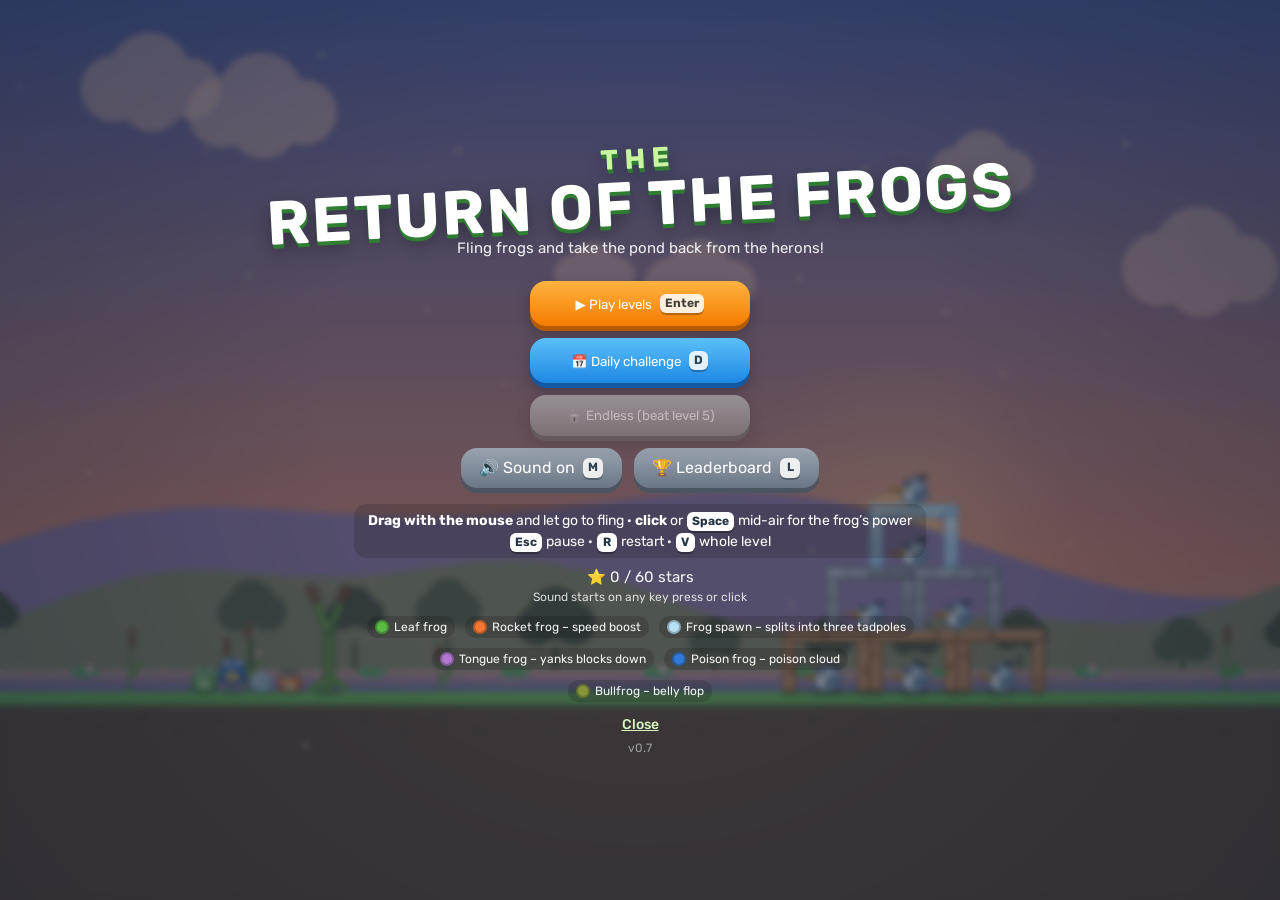
<file: site/play/return-of-the-frogs/index.html>
<!-- © 2026 Rostyfrosty. Alla rättigheter förbehållna. -->
<!doctype html><html lang="en"><head><meta charset="utf-8"><meta name="viewport" content="width=device-width,initial-scale=1,maximum-scale=1,user-scalable=no,viewport-fit=cover"><meta name="theme-color" content="#7ec8f2"><meta name="apple-mobile-web-app-capable" content="yes"><title>The Return of the Frogs</title><style>*{box-sizing:border-box;-webkit-tap-highlight-color:transparent;user-select:none;-webkit-user-select:none;-webkit-touch-callout:none}body,html{margin:0;height:100%;overflow:hidden;background:#7ec8f2;font-family:Rubik,system-ui,sans-serif;color:#fff;touch-action:none}canvas{display:block;position:fixed;left:0;top:0;width:100%;height:100%;touch-action:none}@media (max-height:520px){#menu h1{font-size:34px}.sub{margin-bottom:6px;font-size:13px}.btn{padding:9px 18px;font-size:16px;min-width:190px;margin:4px}#menu .btn{padding:7px 16px;margin:3px}#menu .mainBtns{flex-direction:row}#menu .legend{display:none}#menu .linkbtn{margin-top:0;padding:3px 12px}.ov{padding:8px 16px}.menuInfo{margin-top:4px;font-size:13px}#menu .howto{margin-top:6px;font-size:12px;padding:4px 10px}#grid{grid-template-columns:repeat(10,54px);gap:8px}.lv{width:54px;height:54px;font-size:19px}#resStars{font-size:40px;min-height:46px}#resTitle{font-size:26px}.card{padding:12px 18px}}.mainBtns{display:flex;flex-direction:column;flex-wrap:wrap;justify-content:center;align-items:center}.ov{position:fixed;inset:0;display:none;align-items:center;justify-content:center;flex-direction:column;background:rgba(20,40,70,.55);backdrop-filter:blur(3px);-webkit-backdrop-filter:blur(3px);z-index:10;padding:16px}.ov.on{display:flex}h1{margin:0 0 4px;font-size:clamp(30px,7vw,62px);letter-spacing:2px;text-align:center;line-height:1;text-shadow:0 4px 0 #2e7d32,0 8px 18px rgba(0,0,0,.35);transform:rotate(-3deg)}h1 small{display:block;font-size:.45em;letter-spacing:6px;color:#c8f7a0}.sub{opacity:.9;margin-bottom:18px;font-size:15px}.btn{border:0;border-radius:16px;padding:13px 26px;margin:6px;font:bold 19px inherit;font-family:inherit;color:#fff;background:linear-gradient(#ffb340,#f57c00);box-shadow:0 5px 0 #b85a00,0 8px 16px rgba(0,0,0,.25);cursor:pointer;min-width:220px}.btn:active{transform:translateY(3px);box-shadow:0 2px 0 #b85a00}.btn.blue{background:linear-gradient(#5bc0f8,#1e88e5);box-shadow:0 5px 0 #1259a3,0 8px 16px rgba(0,0,0,.25)}.btn.green{background:linear-gradient(#7ed957,#3fa52b);box-shadow:0 5px 0 #2b7a1c,0 8px 16px rgba(0,0,0,.25)}.btn.gray{background:linear-gradient(#9aa4b1,#6b7684);box-shadow:0 5px 0 #4b5461}.btn.small{min-width:0;padding:10px 18px;font-size:16px}.btn[disabled]{filter:grayscale(1);opacity:.6}.row{display:flex;flex-wrap:wrap;justify-content:center;align-items:center}.menuInfo{margin-top:10px;font-size:15px;opacity:.95}#grid{display:grid;grid-template-columns:repeat(5,64px);gap:10px;margin:12px 0}.lv{width:64px;height:64px;border-radius:14px;border:0;background:linear-gradient(#ffd27a,#f0a020);color:#5a3200;font:bold 22px inherit;font-family:inherit;box-shadow:0 4px 0 #a86a00;display:flex;flex-direction:column;align-items:center;justify-content:center;cursor:pointer}.lv small{font-size:11px;letter-spacing:1px;color:#7a4a00}.lv.lock{background:#8090a0;color:#cfd6de;box-shadow:0 4px 0 #556}.card{background:rgba(255,255,255,.12);border-radius:22px;padding:18px 22px;text-align:center;max-width:94vw;max-height:94vh;overflow:auto}#resStars{font-size:52px;letter-spacing:6px;margin:4px 0;min-height:60px}#resStars span{display:inline-block;transform:scale(0);transition:transform .35s cubic-bezier(.3,1.8,.5,1)}#resStars span.on{transform:scale(1)}#resTitle{font-size:34px;margin:0;text-shadow:0 3px 0 rgba(0,0,0,.25)}#resScore{font-size:22px;margin:6px 0 2px}#resExtra{font-size:15px;opacity:.9;margin-bottom:10px;min-height:18px}#hud{position:fixed;top:0;left:0;right:0;display:none;justify-content:space-between;align-items:flex-start;padding:max(8px,env(safe-area-inset-top)) max(10px,env(safe-area-inset-right)) 0 max(10px,env(safe-area-inset-left));z-index:5;pointer-events:none}#hud.on{display:flex}#hud .hb{pointer-events:auto;width:46px;height:46px;border-radius:14px;border:0;background:rgba(255,255,255,.85);color:#234;font-size:22px;margin-right:8px;box-shadow:0 3px 0 rgba(0,0,0,.2);display:inline-flex;align-items:center;justify-content:center}#hud .hb.act{background:#ffd23f}#hudR{text-align:right;text-shadow:0 2px 0 rgba(0,0,0,.35)}#hudScore{font-size:28px;font-weight:700}#hudSub{font-size:14px;opacity:.95}#banner{position:fixed;left:50%;top:22%;transform:translate(-50%,-20px);background:rgba(20,40,70,.82);padding:12px 20px;border-radius:16px;font-size:17px;text-align:center;max-width:86vw;opacity:0;transition:opacity .3s,transform .3s;pointer-events:none;z-index:6}#banner.on{opacity:1;transform:translate(-50%,0)}#banner b{color:#ffd23f}#rot{position:fixed;bottom:10px;left:50%;transform:translateX(-50%);background:rgba(20,40,70,.75);padding:8px 14px;border-radius:12px;font-size:13px;z-index:4;display:none;pointer-events:none}.linkbtn{display:block;margin:8px auto 0;background:0 0;border:0;color:#d6f5c0;font:500 14px Rubik,system-ui,sans-serif;text-decoration:underline;cursor:pointer;padding:6px 12px}#ver{font-size:12px;opacity:.5;margin:2px 0 0}.legend{display:flex;gap:10px;flex-wrap:wrap;justify-content:center;margin-top:12px;font-size:12px;opacity:.95;max-width:560px}.legend div{display:flex;align-items:center;gap:5px;background:rgba(0,0,0,.15);padding:4px 8px;border-radius:10px}.howto{margin-top:10px;font-size:14px;line-height:1.5;text-align:center;max-width:620px;background:rgba(0,0,0,.15);padding:6px 14px;border-radius:12px}.sndHint{font-size:12px;opacity:.8;margin-top:4px}kbd{display:inline-block;min-width:1.6em;padding:0 5px;margin:0 1px;border-radius:6px;background:#fff;color:#234;font:bold 12px Rubik,system-ui,sans-serif;line-height:1.6;box-shadow:0 2px 0 rgba(0,0,0,.3);text-align:center}.btn kbd{margin-left:8px;opacity:.85;vertical-align:2px}body.touch .kb,body.touch kbd{display:none}.kbHint{font-size:12px;opacity:.85;margin-top:8px}#board .card{min-width:min(440px,94vw)}.tabs{display:flex;gap:6px;justify-content:center;flex-wrap:wrap;margin:10px 0 4px}.tabs button{border:0;border-radius:999px;padding:6px 13px;font:bold 13px Rubik,system-ui,sans-serif;color:#fff;background:rgba(255,255,255,.16);cursor:pointer}.tabs button.on{background:#ffd23f;color:#5a3200}.bHint{font-size:12px;opacity:.85;min-height:15px}#bList{list-style:none;margin:8px auto;padding:0;max-width:380px;text-align:left;min-height:120px}#bList li{display:flex;gap:10px;padding:4px 10px;border-radius:10px;font-size:15px}#bList li:nth-child(odd){background:rgba(0,0,0,.12)}#bList li.bot{opacity:.65;font-style:italic}#bList li.me{background:#ffd23f;color:#5a3200;font-weight:700}#bList .rk{width:24px;text-align:right;opacity:.8}#bList .pl{flex:1;overflow:hidden;text-overflow:ellipsis;white-space:nowrap}#bList .msg{justify-content:center;opacity:.85;background:0 0}.nameForm{display:flex;gap:6px;justify-content:center;align-items:center;margin-top:6px}.nameForm input{font:500 16px Rubik,system-ui,sans-serif;padding:8px 12px;border-radius:12px;border:0;width:180px;user-select:text;-webkit-user-select:text}.nameForm .btn{margin:0}.nmMsg{font-size:13px;min-height:16px;color:#ffe08a;margin-top:4px}.who{font-size:13px;opacity:.9;margin-top:6px}.who a{color:#d6f5c0;text-decoration:underline;cursor:pointer}#resRank{font-size:16px;font-weight:700;color:#ffd23f;min-height:20px}@media (max-height:520px){#bList{min-height:0;margin:2px auto}#bList li{padding:1px 10px;font-size:13px}.tabs{margin:4px 0 2px}.tabs button{padding:4px 11px}#bTitle{font-size:20px!important}#board .card{padding:8px 18px}#board .who{margin-top:2px}}.legend i{width:14px;height:14px;border-radius:50%;display:inline-block;border:2px solid rgba(0,0,0,.25)}</style><style>@font-face{font-family:Rubik;font-style:normal;font-weight:300 900;font-display:swap;src:url([data-uri]) format('woff2');unicode-range:U+0000-00FF,U+0131,U+0152-0153,U+02BB-02BC,U+02C6,U+02DA,U+02DC,U+0304,U+0308,U+0329,U+2000-206F,U+20AC,U+2122,U+2191,U+2193,U+2212,U+2215,U+FEFF,U+FFFD}</style></head><body><canvas id="c"></canvas><div id="hud"><div><button class="hb" id="bPause" aria-label="Menu">☰</button><button class="hb" id="bRestart" aria-label="Restart">↻</button><button class="hb" id="bView" aria-label="Overview">👁</button></div><div id="hudR"><div id="hudScore">0</div><div id="hudSub"></div></div></div><div id="banner"></div><div id="rot"></div><div class="ov on" id="menu"><h1><small>THE</small>RETURN OF THE FROGS</h1><div class="sub" id="mSub"></div><div class="mainBtns"><button class="btn" id="mPlay"></button> <button class="btn blue" id="mDaily"></button> <button class="btn green" id="mEndless"></button></div><div class="row"><button class="btn gray small" id="mSound"></button><button class="btn gray small" id="mBoard" hidden></button></div><div class="howto" id="mHow"></div><div class="menuInfo" id="mInfo"></div><div class="sndHint" id="mSnd"></div><div class="legend" id="mLegend"></div><button class="linkbtn" id="mClose"></button><p id="ver"></p></div><div class="ov" id="levels"><div class="card"><div style="font-size:26px;font-weight:700" id="lvTitle"></div><div id="lvStars" style="opacity:.9"></div><div id="grid"></div><button class="btn gray small" id="lvBack"></button></div></div><div class="ov" id="board"><div class="card"><div style="font-size:26px;font-weight:700" id="bTitle"></div><div class="tabs" id="bTabs"></div><div class="bHint" id="bHint"></div><ol id="bList"></ol><div id="bName"></div><button class="btn gray small" id="bBack"></button></div></div><div class="ov" id="pause"><div class="card"><div style="font-size:30px;font-weight:700;margin-bottom:8px" id="pTitle"></div><button class="btn" id="pResume"></button><br><button class="btn blue" id="pRestart"></button><br><button class="btn gray" id="pMenu"></button><div class="kbHint kb" id="pKeys"></div></div></div><div class="ov" id="result"><div class="card"><h2 id="resTitle"></h2><div id="resStars"><span>★</span><span>★</span><span>★</span></div><div id="resScore"></div><div id="resExtra"></div><div id="resRank"></div><div id="resName"></div><div class="row"><button class="btn gray small" id="rMenu">⌂</button> <button class="btn gray small" id="rBoard" hidden>🏆</button> <button class="btn blue small" id="rRetry"></button> <button class="btn small" id="rNext"></button></div></div></div><script>"use strict";const VERSION="0.7",SV=(()=>{const t=new URLSearchParams(location.search).get("lang");return t?"sv"===t:/^sv\b/i.test(navigator.language||"")})(),L=(t,e)=>SV?t:e,LOCALE=L("sv-SE","en-US");document.documentElement.lang=L("sv","en");const TOUCH=matchMedia("(pointer: coarse)").matches||new URLSearchParams(location.search).has("touch");document.body.classList.toggle("touch",TOUCH);const TAP_SV=TOUCH?"tryck":"klicka (eller <kbd>Space</kbd>)",TAP_EN=TOUCH?"tap":"click (or press <kbd>Space</kbd>)",$=t=>document.getElementById(t),clamp=(t,e,a)=>t<e?e:t>a?a:t,rand=(t,e)=>t+Math.random()*(e-t);function mulberry32(t){return function(){t=1831565813+(t|=0)|0;let e=Math.imul(t^t>>>15,1|t);return e=e+Math.imul(e^e>>>7,61|e)^e,((e^e>>>14)>>>0)/4294967296}}const store={data:{stars:{},best:{},endlessBest:0,daily:{},streak:0,lastDaily:"",muted:!1,seen:{}},load(){try{const t=localStorage.getItem("frogs_v1");t&&Object.assign(this.data,JSON.parse(t))}catch(t){}},save(){try{localStorage.setItem("frogs_v1",JSON.stringify(this.data))}catch(t){}}};store.load();let AC=null,muted=!!store.data.muted,lastHitSnd=0;function ac(){if(muted)return null;if(!AC){try{AC=new(window.AudioContext||window.webkitAudioContext)}catch(t){return null}const t=document.getElementById("mSnd");t&&(t.style.display="none")}return"suspended"===AC.state&&AC.resume(),AC}function tone(t,e,a="sine",o=.18,n=0,r=0){const l=ac();if(!l)return;const c=l.currentTime+r,s=l.createOscillator(),i=l.createGain();s.type=a,s.frequency.setValueAtTime(t,c),n&&s.frequency.exponentialRampToValueAtTime(Math.max(30,t*n),c+e),i.gain.setValueAtTime(o,c),i.gain.exponentialRampToValueAtTime(.001,c+e),s.connect(i),i.connect(l.destination),s.start(c),s.stop(c+e+.02)}function noise(t,e=.2,a=1200,o=0){const n=ac();if(!n)return;const r=n.currentTime+o,l=Math.floor(n.sampleRate*t),c=n.createBuffer(1,l,n.sampleRate),s=c.getChannelData(0);for(let t=0;t<l;t++)s[t]=(2*Math.random()-1)*(1-t/l);const i=n.createBufferSource(),d=n.createBiquadFilter(),f=n.createGain();i.buffer=c,d.type="lowpass",d.frequency.value=a,f.gain.value=e,i.connect(d),d.connect(f),f.connect(n.destination),i.start(r)}const sfx={stretch(){tone(220,.12,"triangle",.06,1.6)},launch(){noise(.2,.18,2500),sfx.croak()},croak(){tone(190,.09,"square",.07,.7),tone(150,.12,"square",.07,.7,.1)},squawk(){tone(820,.22,"sawtooth",.07,.45),tone(600,.18,"sawtooth",.05,.5,.12)},slurp(){tone(300,.18,"sine",.15,3),noise(.1,.08,3e3,.05)},hit(t){const e=performance.now();e-lastHitSnd<45||(lastHitSnd=e,"stone"===t?(tone(120,.12,"square",.05,.6),noise(.08,.12,700)):"ice"===t?tone(1400,.08,"sine",.06,1.4):(tone(180,.1,"triangle",.1,.7),noise(.06,.08,900)))},brk(t){if("ice"===t){for(let t=0;t<3;t++)tone(1800+500*t,.15,"sine",.05,.5,.03*t);noise(.2,.12,5e3)}else"stone"===t?noise(.35,.3,600):(noise(.25,.25,1400),tone(140,.15,"sawtooth",.05,.5))},pop(){sfx.squawk(),tone(300,.25,"sine",.12,3,.05)},boom(){noise(.8,.5,400),tone(70,.6,"sine",.35,.4)},ability(){tone(600,.15,"square",.06,2)},win(){[523,659,784,1046].forEach((t,e)=>tone(t,.25,"triangle",.15,1,.12*e))},lose(){[392,330,262,196].forEach((t,e)=>tone(t,.3,"triangle",.13,1,.16*e))},star(t){tone(700+200*t,.25,"sine",.15,1.5)},flop(){noise(.45,.4,350),tone(90,.4,"sine",.3,.45),tone(160,.12,"square",.05,.6,.03)},chain(t){tone(440*Math.pow(1.06,Math.min(t,18)),.09,"triangle",.07,1.2)},chainEnd(t){[0,1,2].forEach(e=>tone(660*Math.pow(1.06,Math.min(t,12)+4*e),.16,"sine",.1,1.3,.07*e))},pull(t){tone(160+260*t,.05,"triangle",.035,1.15)},twang(t){tone(110+60*t,.3,"triangle",.08*t+.03,.7)}};function buzz(t){try{navigator.vibrate&&navigator.vibrate(t)}catch(t){}}const GY=800,GRAV=1e3,STEP=1/120;let bodies=[],nextId=1,contactCache=new Map,physTime=0;const MAT={wood:{density:1,hp:70,fric:.6,rest:.1,score:100,color:"#d4934a",dark:"#8a5521"},ice:{density:.7,hp:30,fric:.12,rest:.1,score:80,color:"#bfeaff",dark:"#5fb5df"},stone:{density:2.4,hp:120,fric:.8,rest:.05,score:150,color:"#a3a9b1",dark:"#5d636b"},tnt:{density:.9,hp:12,fric:.6,rest:.1,score:250,color:"#e0452c",dark:"#8d2414"},enemy:{density:.8,hp:22,fric:.6,rest:.25,score:1e3},bird:{density:4,hp:1e9,fric:.5,rest:.3},ground:{density:0,hp:1e9,fric:.9,rest:.05}};function newBody(t){const e=MAT[t.mat],a=Object.assign({id:nextId++,x:0,y:0,a:0,vx:0,vy:0,w:0,im:0,iI:0,hp:e.hp,maxHp:e.hp,fric:e.fric,rest:e.rest,sleep:!1,sleepT:0,dead:!1,cos:1,sin:0,mass:0,dmg:0,flash:0,v:null,n:null},t);return a.cos=Math.cos(a.a),a.sin=Math.sin(a.a),a}function makeBox(t,e,a,o,n,r="block",l=0){const c=newBody({type:"box",x:t,y:e,a:l,hw:a/2,hh:o/2,mat:n,kind:r});if("ground"!==n){const t=a*o*MAT[n].density/1e3;c.mass=t,c.im=1/t,c.iI=1/(t*(a*a+o*o)/12)}else c.mass=12;return c.size=Math.max(a,o)/2,c}function makeCircle(t,e,a,o,n){const r=newBody({type:"circle",x:t,y:e,r:a,mat:o,kind:n}),l=Math.PI*a*a*MAT[o].density/1e3;return r.mass=l,r.im=1/l,r.iI=1/(.5*l*a*a),r.size=a,r}function aabb(t){if("circle"===t.type)return[t.x-t.r,t.y-t.r,t.x+t.r,t.y+t.r];const e=Math.abs(t.hw*t.cos)+Math.abs(t.hh*t.sin),a=Math.abs(t.hw*t.sin)+Math.abs(t.hh*t.cos);return[t.x-e,t.y-a,t.x+e,t.y+a]}function computeVerts(t){const e=t.cos,a=t.sin,o=t.hw,n=t.hh,r=t.x,l=t.y;t.v=[[r-o*e+n*a,l-o*a-n*e],[r+o*e+n*a,l+o*a-n*e],[r+o*e-n*a,l+o*a+n*e],[r-o*e-n*a,l-o*a+n*e]],t.n=[[a,-e],[e,a],[-a,e],[-e,-a]]}function circleCircle(t,e){const a=e.x-t.x,o=e.y-t.y,n=a*a+o*o,r=t.r+e.r;if(n>=r*r)return null;const l=Math.sqrt(n)||1e-4,c=a/l,s=o/l;return{nx:c,ny:s,pts:[{x:t.x+c*t.r,y:t.y+s*t.r,d:r-l}]}}function circleBox(t,e){const a=t.x-e.x,o=t.y-e.y,n=a*e.cos+o*e.sin,r=-a*e.sin+o*e.cos;let l,c,s,i=clamp(n,-e.hw,e.hw),d=clamp(r,-e.hh,e.hh);const f=n-i,x=r-d,m=f*f+x*x;if(m>1e-8){if(m>=t.r*t.r)return null;const e=Math.sqrt(m);l=f/e,c=x/e,s=t.r-e}else{const a=e.hw-Math.abs(n),o=e.hh-Math.abs(r);a<o?(l=n>0?1:-1,c=0,i=l*e.hw,s=t.r+a):(l=0,c=r>0?1:-1,d=c*e.hh,s=t.r+o)}return{nx:-(l*e.cos-c*e.sin),ny:-(l*e.sin+c*e.cos),pts:[{x:e.x+i*e.cos-d*e.sin,y:e.y+i*e.sin+d*e.cos,d:s}]}}function findMaxSep(t,e){let a=-1/0,o=0;for(let n=0;n<4;n++){const r=t.n[n][0],l=t.n[n][1],c=t.v[n][0],s=t.v[n][1];let i=1/0;for(let t=0;t<4;t++){const a=(e.v[t][0]-c)*r+(e.v[t][1]-s)*l;a<i&&(i=a)}i>a&&(a=i,o=n)}return[a,o]}function clipSeg(t,e,a,o){const n=e*t[0][0]+a*t[0][1]-o,r=e*t[1][0]+a*t[1][1]-o,l=[];if(n<=0&&l.push(t[0]),r<=0&&l.push(t[1]),n*r<0){const e=n/(n-r);l.push([t[0][0]+e*(t[1][0]-t[0][0]),t[0][1]+e*(t[1][1]-t[0][1])])}return l}function boxBox(t,e){const[a,o]=findMaxSep(t,e);if(a>0)return null;const[n,r]=findMaxSep(e,t);if(n>0)return null;const l=n>.98*a+.3,c=l?e:t,s=l?t:e,i=l?r:o,d=c.n[i][0],f=c.n[i][1];let x=0,m=1/0;for(let t=0;t<4;t++){const e=s.n[t][0]*d+s.n[t][1]*f;e<m&&(m=e,x=t)}const u=c.v[i],g=c.v[(i+1)%4];let h=g[0]-u[0],b=g[1]-u[1];const p=Math.hypot(h,b);h/=p,b/=p;let y=[s.v[x],s.v[(x+1)%4]];if(y=clipSeg(y,-h,-b,-(h*u[0]+b*u[1])),y.length<2)return null;if(y=clipSeg(y,h,b,h*g[0]+b*g[1]),y.length<2)return null;const v=[];for(const t of y){const e=(t[0]-u[0])*d+(t[1]-u[1])*f;e<=0&&v.push({x:t[0]-d*e*.5,y:t[1]-f*e*.5,d:-e})}return v.length?{nx:l?-d:d,ny:l?-f:f,pts:v}:null}function collide(t,e){if("circle"===t.type&&"circle"===e.type)return circleCircle(t,e);if("circle"===t.type)return circleBox(t,e);if("circle"===e.type){const a=circleBox(e,t);return a&&(a.nx=-a.nx,a.ny=-a.ny),a}return boxBox(t,e)}function supported(t){const e=aabb(t),a=e[3]+3,o=e[2]-e[0],n=[];if("circle"===t.type)n.push(t.x);else{const t=Math.max(3,Math.ceil(o/8));for(let a=0;a<=t;a++)n.push(e[0]+2+(o-4)*a/t)}for(const o of bodies){if(o===t||o.dead||o.ghost)continue;const r=aabb(o);if(!(r[0]>e[2]||r[2]<e[0]||r[1]>a+1||r[3]<e[1]))for(const t of n)if(pointIn(o,t,a))return!0}return!1}function checkSupport(){for(const t of bodies)t.sleep&&!t.dead&&(supported(t)||wake(t))}function bodySpeed(t){return Math.hypot(t.vx,t.vy)+Math.abs(t.w)*t.size}function wake(t){t.sleep&&(t.sleep=!1,t.sleepT=0)}function wakeNear(t,e,a){for(const o of bodies)o.im>0&&Math.hypot(o.x-t,o.y-e)<a+o.size&&wake(o)}function physStep(t){physTime+=t;for(const e of bodies)0===e.im||e.sleep||(e.vy+=1e3*t,e.vx*=.9995,e.vy*=.9995,e.w*=.995,"box"===e.type&&computeVerts(e));for(const t of bodies)"box"!==t.type||0!==t.im&&!t.sleep||t.v||computeVerts(t);const e=[],a=new Map,o=bodies.length,n=bodies.map(aabb);for(let r=0;r<o;r++){const l=bodies[r];if(l.dead)continue;const c=n[r];for(let s=r+1;s<o;s++){const o=bodies[s];if(o.dead)continue;const r=l.im>0&&!l.sleep,i=o.im>0&&!o.sleep;if(!r&&!i)continue;const d=n[s];if(c[2]<d[0]||d[2]<c[0]||c[3]<d[1]||d[3]<c[1])continue;if(l.ghost||o.ghost)continue;const f=collide(l,o);if(!f)continue;l.sleep&&i&&bodySpeed(o)>40&&wake(l),o.sleep&&r&&bodySpeed(l)>40&&wake(o);const x=l.id<o.id?1e5*l.id+o.id:1e5*o.id+l.id,m=contactCache.get(x),u=[],g=l.sleep?0:l.im,h=o.sleep?0:o.im,b=l.sleep?0:l.iI,p=o.sleep?0:o.iI;let y=0,v=f.pts[0].x,S=f.pts[0].y;for(const a of f.pts){const n={a:l,b:o,nx:f.nx,ny:f.ny,x:a.x,y:a.y,d:a.d,ima:g,imb:h,iia:b,iib:p,Pn:0,Pt:0};n.rax=a.x-l.x,n.ray=a.y-l.y,n.rbx=a.x-o.x,n.rby=a.y-o.y;const r=n.rax*f.ny-n.ray*f.nx,c=n.rbx*f.ny-n.rby*f.nx;n.mn=1/(g+h+b*r*r+p*c*c);const s=-f.ny,i=f.nx;n.tx=s,n.ty=i;const d=n.rax*i-n.ray*s,x=n.rbx*i-n.rby*s;n.mt=1/(g+h+b*d*d+p*x*x),n.fr=Math.sqrt(l.fric*o.fric);const k=o.vx-o.w*n.rby-l.vx+l.w*n.ray,T=o.vy+o.w*n.rbx-l.vy-l.w*n.rax,w=k*f.nx+T*f.ny;w<y&&(y=w,v=a.x,S=a.y);const M=Math.min(350,.2/t*Math.max(0,a.d-.6)),L=Math.max(l.rest,o.rest);if(n.target=w<-120?Math.max(M,-L*w):M,m)for(const t of m)if(Math.abs(t.x-a.x)<4&&Math.abs(t.y-a.y)<4){n.Pn=.95*t.Pn,n.Pt=.95*t.Pt;break}e.push(n),u.push(n)}a.set(x,u),y<-("enemy"===l.kind||"enemy"===o.kind?90:150)&&impact(l,o,-y,v,S)}}contactCache=a;for(const t of bodies){if(0===t.im||t.sleep||t.dead||t.ghost||bodySpeed(t)<60)continue;const e=aabb(t);for(const t of bodies){if(!t.sleep)continue;const a=aabb(t);a[0]-30<e[2]&&e[0]<a[2]+30&&a[1]-30<e[3]&&e[1]<a[3]+30&&wake(t)}}for(const t of e)applyImp(t,t.nx*t.Pn+t.tx*t.Pt,t.ny*t.Pn+t.ty*t.Pt);for(let t=0;t<8;t++)for(const t of e){const e=t.a,a=t.b;let o=a.vx-a.w*t.rby-e.vx+e.w*t.ray,n=a.vy+a.w*t.rbx-e.vy-e.w*t.rax;const r=o*t.tx+n*t.ty,l=t.fr*t.Pn;let c=clamp(t.Pt-r*t.mt,-l,l),s=c-t.Pt;t.Pt=c,applyImp(t,t.tx*s,t.ty*s),o=a.vx-a.w*t.rby-e.vx+e.w*t.ray,n=a.vy+a.w*t.rbx-e.vy-e.w*t.rax;const i=o*t.nx+n*t.ny;let d=Math.max(0,t.Pn+t.mn*(t.target-i)),f=d-t.Pn;t.Pn=d,applyImp(t,t.nx*f,t.ny*f)}if(game.grace<=0){for(const t of e)"enemy"===t.a.kind&&(t.a.load=(t.a.load||0)+t.Pn),"enemy"===t.b.kind&&(t.b.load=(t.b.load||0)+t.Pn);for(const e of bodies)if("enemy"===e.kind&&e.load){const a=e.load-1e3*e.mass*t*1.2-22;a>0&&(e.dmg+=.035*a),e.load=0}}for(const e of bodies){if(0===e.im||e.sleep)continue;const a=Math.hypot(e.vx,e.vy);a>2500&&(e.vx*=2500/a,e.vy*=2500/a),e.x+=e.vx*t,e.y+=e.vy*t,e.a+=e.w*t,e.cos=Math.cos(e.a),e.sin=Math.sin(e.a),e.v=null,"bird"!==e.kind&&(e.vx*e.vx+e.vy*e.vy<196&&Math.abs(e.w)<.12?(e.sleepT+=t,e.sleepT>.7&&(e.sleep=!0,e.vx=e.vy=e.w=0)):e.sleepT=0)}}function applyImp(t,e,a){const o=t.a,n=t.b;o.vx-=e*t.ima,o.vy-=a*t.ima,o.w-=t.iia*(t.rax*a-t.ray*e),n.vx+=e*t.imb,n.vy+=a*t.imb,n.w+=t.iib*(t.rbx*a-t.rby*e)}function impact(t,e,a,o,n){if(game.grace>0)return;const r=t.mass||12,l=e.mass||12,c=.07*Math.max(0,a-150),s=.1*Math.max(0,a-100);if(t.hp<1e8&&(t.dmg+=("enemy"===t.kind?s:c)*Math.sqrt(clamp(l/r,.25,4))),e.hp<1e8&&(e.dmg+=("enemy"===e.kind?s:c)*Math.sqrt(clamp(r/l,.25,4))),a>260){const r="block"===t.kind?t.mat:"block"===e.kind?e.mat:"wood";sfx.hit(r),void 0!==o&&dust(o,n,a,r,"ground"===t.kind||"ground"===e.kind)}a>480&&(game.shake=Math.max(game.shake,Math.min(9,(a-480)/70)));for(const o of[t,e])"bird"===o.kind&&(1===o.heavy&&a>300&&(o.heavy=2,bellyFlop(o)),o.hitOnce=!0)}let lastDust=0;function dust(t,e,a,o,n){const r=performance.now();if(r-lastDust<35)return;lastDust=r;const l=clamp((a-260)/600,0,1),c=MAT[o]||MAT.wood;if(burst(t,e,4+Math.round(6*l),n?"rgba(150,120,85,.75)":"rgba(235,235,225,.8)",90+160*l,5+6*l),"stone"===o||"ice"===o)for(let a=0;a<3+5*l;a++)particles.push({x:t,y:e,vx:rand(-260,260),vy:rand(-320,-40),life:rand(.25,.45),max:.45,color:"ice"===o?"#ffffff":"#ffe9a0",size:rand(2,4),spark:!0});else if(l>.3)for(let a=0;a<2+3*l;a++)particles.push({x:t,y:e,vx:rand(-180,180),vy:rand(-260,-60),life:rand(.5,.8),max:.8,color:Math.random()<.5?c.color:c.dark,size:rand(3,6),rot:rand(0,6),vr:rand(-12,12),shard:!0})}function bellyFlop(t){sfx.flop(),buzz([25,30,40]),game.shake=Math.max(game.shake,14),particles.push({ring:!0,x:t.x,y:t.y+t.r,life:.4,max:.4,R:150,color:"230,224,160"}),burst(t.x,t.y+t.r,22,"rgba(160,130,90,.8)",340,10),wakeNear(t.x,t.y,160);for(const e of bodies){if(e===t||0===e.im||e.dead)continue;const a=e.x-t.x,o=e.y-t.y,n=Math.hypot(a,o);if(n>150+e.size)continue;const r=clamp(1-n/(150+e.size),0,1);e.vx+=260*Math.sign(a||1)*r*Math.min(1,2*e.im),e.vy-=220*r*Math.min(1,2*e.im),e.hp<1e8&&(e.dmg+=25*r)}}const SX=200,REST_X=SX,REST_Y=662,MAXPULL=115,LAUNCH_K=10.8,BIRDS={p:{name:L("Lövgroda","Leaf frog"),color:"#5cc144",dark:"#2f7a22",belly:"#d8f5a2",r:19,skill:"",tip:L("Dra bakåt och släpp för att slunga grodan!","Pull back and let go to fling the frog!")},z:{name:L("Raketgroda","Rocket frog"),color:"#ff7a2f",dark:"#b8460f",belly:"#ffe0a8",r:17,skill:L("fartboost","speed boost"),tip:L(`<b>Raketgroda</b>: ${TAP_SV} i luften för en blixtsnabb fartboost!`,`<b>Rocket frog</b>: ${TAP_EN} mid-air for a lightning-fast speed boost!`)},t:{name:L("Grodrom","Frog spawn"),color:"#bfe9ff",dark:"#6fb7d6",belly:"#fff",r:15,skill:L("blir tre grodyngel","splits into three tadpoles"),tip:L(`<b>Grodrom</b>: ${TAP_SV} i luften så spricker den i tre grodyngel!`,`<b>Frog spawn</b>: ${TAP_EN} mid-air and it bursts into three tadpoles!`)},g:{name:L("Tunggroda","Tongue frog"),color:"#b57ad8",dark:"#6f3f94",belly:"#f2d9ff",r:19,skill:L("river ner","yanks blocks down"),tip:L(`<b>Tunggroda</b>: ${TAP_SV} i luften så slungar den ut tungan och river ner det den träffar!`,`<b>Tongue frog</b>: ${TAP_EN} mid-air to lash out its tongue and yank down whatever it hits!`)},b:{name:L("Giftgroda","Poison frog"),color:"#2f7de1",dark:"#173f7a",belly:"#ffd23f",r:20,skill:L("giftmoln","poison cloud"),tip:L(`<b>Giftgroda</b>: ${TAP_SV} i luften för ett giftmoln som smäller och fräter på hägrarna. Smäller också av sig själv efter en träff.`,`<b>Poison frog</b>: ${TAP_EN} mid-air for a poison cloud that blasts and eats away at the herons. It also goes off by itself after a hit.`)},w:{name:L("Oxgroda","Bullfrog"),color:"#8a9a3a",dark:"#55601f",belly:"#e6e0a0",r:23,skill:L("magplask","belly flop"),tip:L(`<b>Oxgroda</b>: ${TAP_SV} i luften för ett tungt magplask rakt ner!`,`<b>Bullfrog</b>: ${TAP_EN} mid-air for a heavy belly flop straight down!`)}};let poisons=[],tongue=null;const game={mode:"level",level:0,state:"menu",score:0,queue:[],cur:null,flying:[],timer:0,levelW:1900,grace:0,enemies:0,pull:null,aimId:null,aimStart:null,trail:[],lastTrail:[],timeScale:1,slowT:0,wave:1,levelDef:null,settleT:0,shake:0,birdsUsed:0,introT:0,endT:0,won:!1,abilityUsed:!1};let particles=[],popups=[];const cam={x:0,z:1,tx:0,tz:1,over:!1};let L_birds=[];function add(t){return bodies.push(t),t}function B(t,e,a,o,n,r=0){return add(makeBox(t,GY-e-o/2,a,o,n,"block",r))}function E(t,e,a=21){const o=add(makeCircle(t,GY-e-a,a,"enemy","enemy"));return o.hp=o.maxHp=MAT.enemy.hp*(a/21),o.blink=3*Math.random(),o}function frame(t,e,a,o,n,r){return B(t-a/2+10,e,20,o,n),B(t+a/2-10,e,20,o,n),B(t,e+o,a,20,r||n),e+o+20}function hill(t,e,a){const o=add(makeBox(t,GY-a+300,e,600,"ground","ground"));return o.hill=!0,o}function TNT(t,e){return B(t,e,36,36,"tnt")}const LEVELS=[{birds:"ppp",build(){frame(1100,0,120,100,"wood"),E(1100,0)}},{birds:"ppp",build(){frame(1e3,0,140,100,"wood"),frame(1300,0,140,100,"wood"),E(1e3,0),E(1300,0),E(1150,0)}},{birds:"pzz",build(){let t=frame(1150,0,160,90,"ice");E(1150,0),t=frame(1150,t,160,90,"ice"),E(1150,110),E(1150,t)}},{birds:"zpz",build(){let t=frame(1200,0,130,90,"wood");E(1200,0),t=frame(1200,t,130,90,"wood"),E(1200,110),t=frame(1200,t,130,90,"wood"),E(1200,220),E(1200,t),B(1020,0,20,80,"wood"),B(1380,0,20,80,"wood")}},{birds:"ttt",build(){for(const t of[950,1150,1350])frame(t,0,130,70,"ice"),E(t,0);E(1150,90),E(950,90,17),E(1350,90,17)}},{birds:"pgg",build(){let t=frame(1200,0,200,90,"stone");TNT(1200,0),E(1138,0),E(1262,0),t=frame(1200,t,160,80,"wood"),E(1200,110),E(1200,t)}},{birds:"bbp",build(){B(1040,0,30,130,"stone");let t=frame(1220,0,220,100,"stone");E(1180,0),E(1260,0),t=frame(1220,t,160,90,"stone"),E(1220,120),E(1220,t,24)}},{birds:"ztbp",build(){const t=["wood","stone","ice"];[[1e3,1140,1280],[1070,1210],[1140]].forEach((e,a)=>e.forEach(e=>{frame(e,100*a,140,80,t[a]),E(e,100*a)})),E(1140,300)}},{birds:"wpz",build(){hill(1300,460,150);let t=frame(1300,150,170,100,"wood","stone");E(1300,150),E(1300,t),B(1e3,0,24,110,"ice"),E(1040,0),E(1580,0)}},{birds:"wbtz",build(){for(const t of[1050,1400]){let e=frame(t,0,120,100,"stone");E(t,0),e=frame(t,e,120,100,"wood"),E(t,120)}B(1225,240,420,20,"wood"),E(1225,260),E(1160,260,17),E(1290,260,17)}},{birds:"zwb",build(){let t=0;["stone","wood","ice","wood"].forEach(e=>{const a=frame(1250,t,140,90,e);E(1250,t),t=a}),E(1250,t,24),TNT(1150,0),TNT(1350,0)}},{birds:"tbwzp",build(){B(980,0,30,150,"stone"),B(1020,0,30,110,"stone");let t=frame(1250,0,240,100,"stone");E(1200,0),E(1300,0),TNT(1250,0),t=frame(1250,t,200,90,"wood"),E(1250,120),t=frame(1250,t,140,80,"ice"),E(1250,230),E(1250,t,25);let e=frame(1560,0,120,120,"wood");E(1560,0),e=frame(1560,e,120,100,"stone"),E(1560,140),E(1560,e)}}],GEN_LEVELS=8,TOTAL_LEVELS=LEVELS.length+8;function genLevel(t,e){const a=mulberry32(t),o=clamp(1+(e>3?1:0)+(e>7?1:0)+(a()<.3?1:0),1,3);let n=0;const r=[];for(let t=0;t<o;t++)r.push(960+(1===o?328:820*t/(o-1))+40*(a()-.5));const l=()=>{const a=mulberry32(7*t+3);for(const t of r){const o=120+20*Math.floor(5*a()),r=1+Math.floor(a()*Math.min(4,1+e/3));let l=0;if(a()<.22&&e>2){const e=70+25*Math.floor(4*a());hill(t,o+120,e),l=e}for(let c=0;c<r;c++){const r=a()*(8+e),s=r<4?"wood":r<7?"ice":"stone",i=Math.max(110,o-20*c),d=70+15*Math.floor(3*a()),f=a()<.12+.015*e&&i>=140,x=a()<.75;f&&x?(TNT(t-(i-40)/2+20,l),E(t+(i-40)/2-24,l),n++):f?TNT(t,l):x&&(E(t,l),n++),l=frame(t,l,i,d,s,a()<.2?"stone":s)}(a()<.8||0===n)&&(E(t,l,a()<.3?25:21),n++)}},c=bodies;bodies=[],l();const s=bodies.filter(t=>"enemy"===t.kind).length;bodies=c;const i=e<2?"pz":e<4?"pzt":e<6?"pztg":"pztgbw",d=clamp(Math.ceil(.55*s)+2,3,6);let f="";for(let t=0;t<d;t++)f+=i[Math.floor(a()*i.length)];return{birds:f,build:l}}function levelDef(t){if(t<LEVELS.length)return LEVELS[t];const e=t-LEVELS.length;return genLevel(1301+977*e,4+e)}function todaySeed(){const t=new Date;return 1e4*t.getFullYear()+100*(t.getMonth()+1)+t.getDate()}function todayStr(){const t=new Date;return t.getFullYear()+"-"+String(t.getMonth()+1).padStart(2,"0")+"-"+String(t.getDate()).padStart(2,"0")}function setupWorld(t,e){bodies=[],contactCache=new Map,particles=[],popups=[],nextId=1,poisons=[],tongue=null,add(makeBox(2e3,1100,8e3,600,"ground","ground")),t.build(),game.levelDef=t,game.runId=(game.runId||0)+1,game.enemies=bodies.filter(t=>"enemy"===t.kind).length;const a=t.birds.split("");game.queue=e?game.queue.concat(a):a;let o=0;for(const t of bodies)if("ground"!==t.kind||t.hill){const e=aabb(t);"ground"!==t.kind&&(o=Math.max(o,e[2]))}game.levelW=Math.max(1700,o+260),game.cb=contentBounds(),game.cur=null,game.flying=[],game.trail=[],game.lastTrail=[],game.grace=1.4,game.timeScale=1,game.slowT=0,game.won=!1,game.endT=0,game.chain=0,game.chainT=0,game.focus=null,game.slingVib=0,hitStop=0,cam.over=!0,game.introT=2.2,game.state="intro",cam.tz=overZoom(),cam.z=cam.tz,cam.x=cam.tx=camClampX(-1e9,cam.z);for(let t=0;t<60;t++)physStep(STEP);updateHud()}function enterGame(){try{history.state&&history.state.frogs||history.pushState({frogs:"game"},"")}catch(t){}}function goMenu(){try{if(history.state&&history.state.frogs)return void history.back()}catch(t){}showScreen("menu")}function startLevel(t){enterGame(),game.mode="level",game.level=t,game.score=0,game.birdsUsed=0,setupWorld(levelDef(t)),showScreen(null),tipFor(0===t?"p":null)}function startDaily(){enterGame(),game.mode="daily",game.score=0,game.birdsUsed=0,setupWorld(genLevel(todaySeed(),7)),showScreen(null),banner(L("📅 <b>Dagens utmaning</b> – samma bana för alla idag!","📅 <b>Daily challenge</b> – the same level for everyone today!"),2600)}function startEndless(){enterGame(),game.mode="endless",game.wave=1,game.score=0,game.queue=[],game.birdsUsed=0,game.endlessSeed=Math.floor(1e9*Math.random()),setupWorld(genLevel(game.endlessSeed,2),!1),showScreen(null),banner(L("∞ <b>Våg 1</b> – grodor du sparar följer med till nästa våg!","∞ <b>Wave 1</b> – frogs you save carry over to the next wave!"),2600)}function nextWave(){game.wave++,setupWorld(genLevel(game.endlessSeed+31*game.wave,1+game.wave),!0),banner("∞ <b>"+L("Våg ","Wave ")+game.wave+"</b>",1600)}function restart(){"level"===game.mode?startLevel(game.level):"daily"===game.mode?startDaily():startEndless()}function loadBird(){if(!game.queue.length)return game.cur=null,!1;const t=game.queue.shift(),e=BIRDS[t],a=makeCircle(200,662,e.r,"bird","bird");a.bt=t,a.ghost=!0,a.im0=a.im,a.iI0=a.iI,a.im=0,a.iI=0,a.onSling=!0,game.cur=a,game.abilityUsed=!1,game.state="aim",game.pull=null,add(a);const o=store.data.seen;return o[t]||(o[t]=1,store.save(),"p"===t&&0!==game.level||banner(e.tip,4200)),!0}function launch(){const t=game.cur;if(!t||!game.pull)return;t.ghost=!1,t.onSling=!1,t.im=t.im0,t.iI=t.iI0,t.x=200+game.pull.x,t.y=662+game.pull.y,t.vx=10.8*-game.pull.x,t.vy=10.8*-game.pull.y,t.w=t.vx/t.r*.2,t.launchT=0,t.stillT=0,game.flying=[t],game.state="fly",game.lastTrail=game.trail,game.trail=[];const e=Math.hypot(game.pull.x,game.pull.y)/115;game.slingVib=.55,game.slingVibK=e,game.pull=null,game.birdsUsed++,cam.over=!1,$("bView").classList.remove("act"),sfx.launch(),sfx.twang(e),buzz(15),burst(t.x,t.y,6+Math.round(6*e),"rgba(255,255,255,.8)",120+120*e,5)}function useAbility(){const t=game.cur;if(!t||game.abilityUsed||t.dead||"fly"!==game.state)return;game.abilityUsed=!0;const e=t.bt;if("z"===e){const e=Math.hypot(t.vx,t.vy)||1,a=Math.max(1400,2.1*e)/e;t.vx*=a,t.vy*=a,t.boost=1,burst(t.x,t.y,14,"#fff3a0",260,4)}else if("t"===e){t.tad=!0;for(const e of[-.2,.2]){const a=Math.cos(e),o=Math.sin(e),n=makeCircle(t.x,t.y,t.r,"bird","bird");n.bt="t",n.clone=!0,n.tad=!0,n.launchT=t.launchT,n.stillT=0,n.vx=t.vx*a-t.vy*o,n.vy=t.vx*o+t.vy*a,n.x+=.02*n.vx,n.y+=.02*n.vy,add(n),game.flying.push(n)}burst(t.x,t.y,10,"#bdefff",200,3)}else"b"===e?poisonBlast(t):"w"===e?(t.vx*=.15,t.vy=Math.max(t.vy,0)+1500,t.im/=3,t.iI/=3,t.mass*=3,t.heavy=1,burst(t.x,t.y,12,"#e6e0a0",200,4),popup(t.x,t.y-30,L("MAGPLASK!","BELLY FLOP!"),"#fff")):"g"===e?lashTongue(t):(popup(t.x,t.y-30,L("KVÄK!","RIBBIT!"),"#fff"),sfx.croak());sfx.ability(),buzz(20)}function pointIn(t,e,a){if("circle"===t.type)return(e-t.x)*(e-t.x)+(a-t.y)*(a-t.y)<=t.r*t.r;const o=e-t.x,n=a-t.y,r=o*t.cos+n*t.sin,l=-o*t.sin+n*t.cos;return Math.abs(r)<=t.hw&&Math.abs(l)<=t.hh}function lashTongue(t){const e=Math.hypot(t.vx,t.vy)||1,a=t.vx/e,o=t.vy/e;let n=null,r=300;for(let e=t.r+4;e<=300&&!n;e+=7){const l=t.x+a*e,c=t.y+o*e;if(c>GY){r=e;break}for(const t of bodies)if(("block"===t.kind||"enemy"===t.kind)&&!t.dead&&pointIn(t,l,c)){n=t,r=e;break}}if(tongue={f:t,hit:n,ex:t.x+a*r,ey:t.y+o*r,life:.35},sfx.slurp(),n){wake(n),wakeNear(n.x,n.y,n.size+60);const e=Math.min(1,2.2*n.im);n.vx-=750*a*e,n.vy-=750*o*e+180*e,n.w+=6*(Math.random()-.5),n.dmg+="enemy"===n.kind?30:35,t.vx*=.55,t.vy*=.55,popup(n.x,n.y-30,"SLURP!","#ffb3e6")}}function poisonBlast(t){explode(t.x,t.y,135,.85,!0),poisons.push({x:t.x,y:t.y,R:120,life:2.6,max:2.6}),t.dead=!0,t.exploded=!0}function explode(t,e,a,o,n){sfx.boom(),buzz([30,40,60]),game.shake=Math.max(game.shake,18*o),n?(burst(t,e,40,"#9be15d",480,8),burst(t,e,25,"#4caf50",360,10),burst(t,e,18,"#d2ff8a",240,9)):(burst(t,e,40,"#ffb300",520,7),burst(t,e,25,"#ff5722",380,9),burst(t,e,18,"#555",260,10)),particles.push({ring:!0,x:t,y:e,life:.35,max:.35,R:a}),wakeNear(t,e,1.8*a);for(const n of bodies){if(0===n.im||n.dead||n.onSling)continue;const r=n.x-t,l=n.y-e,c=Math.hypot(r,l);if(c>a+n.size)continue;const s=clamp(1-c/(a+n.size),0,1),i=r/(c||1),d=l/(c||1)-.3,f=900*o*s;n.vx+=i*f*Math.min(1,2*n.im),n.vy+=d*f*Math.min(1,2*n.im),n.w+=8*(Math.random()-.5)*s,n.hp<1e8&&(n.dmg+=120*o*s)}}function processDamage(){for(const t of bodies)t.dmg>0&&(t.dmg>2?(t.hp-=t.dmg,t.flash=.12,"enemy"===t.kind&&t.dmg>6&&(t.hurtT=1.3),t.dmg=0):t.dmg*=.97,t.hp<=0&&!t.dead&&destroy(t,!0))}function destroy(t,e){t.dead=!0;const a=aabb(t);if(wakeNear(t.x,t.y,t.size+140),"enemy"===t.kind){game.enemies--,!1!==e&&addScore(MAT.enemy.score,t.x,t.y-20,"#b6ff6a",!0),burst(t.x,t.y,22,"#7cc94a",300,6),burst(t.x,t.y,8,"#ffffff",200,4);for(let e=0;e<9;e++)particles.push({x:t.x+.6*rand(-t.r,t.r),y:t.y+.6*rand(-t.r,t.r),vx:rand(-220,220),vy:rand(-340,-80),life:rand(1.2,1.9),max:1.9,color:Math.random()<.6?"#eef4f8":"#93acc2",size:rand(9,14),rot:rand(0,6),vr:rand(-4,4),feather:!0,ph:rand(0,6)});sfx.pop(),buzz(25),hitStop=Math.max(hitStop,.07),chainHit(t.x,t.y),game.enemies<=0&&!game.won&&(game.won=!0,game.slowT=.9,game.endT=0,game.focus={x:t.x,y:t.y},hitStop=.14)}else if("block"===t.kind){const e=MAT[t.mat];addScore(e.score,t.x,t.y,"#fff"),chainHit(t.x,t.y);const o=Math.min(14,4+Math.floor((a[2]-a[0]+a[3]-a[1])/25));for(let n=0;n<o;n++)particles.push({x:rand(a[0],a[2]),y:rand(a[1],a[3]),vx:.3*t.vx+rand(-160,160),vy:.3*t.vy+rand(-260,40),life:rand(.6,1.1),max:1.1,color:Math.random()<.5?e.color:e.dark,size:rand(5,11),rot:rand(0,6),vr:rand(-10,10),shard:!0});sfx.brk(t.mat),"tnt"===t.mat&&explode(t.x,t.y,170,1.15)}}function addScore(t,e,a,o,n){game.score+=t,popup(e,a,"+"+t,o,n?1.5:1),updateHud()}function popup(t,e,a,o,n){popups.push({x:t,y:e,text:a,color:o,life:1.1,scale:n||1})}addEventListener("popstate",()=>{"menu"!==game.state&&showScreen("menu")});const CHAIN_GAP=.7;function chainHit(t,e){"menu"===game.state||game.grace>0||(game.chain=game.chainT>0?game.chain+1:1,game.chainT=CHAIN_GAP,game.chainX=t,game.chainY=e,game.chain>=2&&sfx.chain(game.chain))}function endChain(){const t=game.chain;if(game.chain=0,t<4||"menu"===game.state)return;const e=100*t;game.score+=e,updateHud(),popup(game.chainX,game.chainY-60,L("KEDJA ×","CHAIN ×")+t+"  +"+e,"#ffd23f",1.6),sfx.chainEnd(t)}function burst(t,e,a,o,n,r){for(let l=0;l<a;l++){const a=rand(0,2*Math.PI),l=rand(.2,1)*n;particles.push({x:t,y:e,vx:Math.cos(a)*l,vy:Math.sin(a)*l,life:rand(.3,.8),max:.8,color:o,size:rand(.5*r,r),puff:!0})}}let acc=0,hitStop=0;function update(t){game.slowT>0?(game.slowT-=t,game.timeScale=.35):game.timeScale+=(1-game.timeScale)*Math.min(1,4*t);let e=t*game.timeScale;if(hitStop>0&&(hitStop-=t,e=0),game.chainT>0&&"paused"!==game.state&&(game.chainT-=t,game.chainT<=0&&endChain()),game.slingVib>0&&(game.slingVib-=t),"menu"!==game.state&&"paused"!==game.state){for(const t of game.flying)t.boost&&!t.dead&&!t.hitOnce&&Math.random()<.8&&particles.push({x:t.x-.012*t.vx,y:t.y-.012*t.vy,vx:.08*-t.vx+rand(-40,40),vy:.08*-t.vy+rand(-40,40),life:rand(.2,.4),max:.4,color:Math.random()<.5?"#ffb300":"#ff5722",size:rand(4,8),puff:!0});game.grace-=e,acc+=e;let t=0;for(;acc>=STEP&&t<8;)physStep(STEP),processDamage(),acc-=STEP,t++;game.supT=(game.supT||0)+e,game.supT>.1&&(game.supT=0,checkSupport()),t>=8&&(acc=0),cleanup()}for(const e of particles)e.life-=t,e.ring||(e.feather?(e.vx*=Math.pow(.15,t),e.vy=e.vy*Math.pow(.2,t)+160*t,e.ph+=5*t,e.x+=(e.vx+40*Math.sin(e.ph))*t,e.y+=e.vy*t,e.rot=.9*Math.sin(e.ph)):(e.vy+=(e.puff?120:900)*t,e.x+=e.vx*t,e.y+=e.vy*t,e.puff&&(e.vx*=.96,e.vy*=.96),void 0!==e.rot&&(e.rot+=e.vr*t)));particles=particles.filter(t=>t.life>0);for(const e of popups)e.life-=t,e.y-=45*t;popups=popups.filter(t=>t.life>0);for(const e of bodies)e.flash>0&&(e.flash-=t),"enemy"===e.kind&&(e.blink-=t,e.hurtT>0&&(e.hurtT-=t));for(const t of poisons){t.life-=e;for(const a of bodies)"enemy"!==a.kind||a.dead||Math.hypot(a.x-t.x,a.y-t.y)<t.R+a.r&&(a.hp-=11*e,a.poisoned=.2,a.hp<=0&&destroy(a,!0));Math.random()<.5&&particles.push({x:t.x+.8*rand(-t.R,t.R),y:t.y+.6*rand(-t.R,t.R),vx:rand(-20,20),vy:rand(-60,-20),life:.9,max:.9,color:"rgba(140,220,90,.6)",size:rand(6,14),puff:!0})}poisons=poisons.filter(t=>t.life>0);for(const e of bodies)e.poisoned>0&&(e.poisoned-=t);switch(tongue&&(tongue.life-=t,(tongue.life<=0||tongue.f.dead)&&(tongue=null)),game.shake*=Math.pow(.02,t),game.state){case"intro":game.introT-=t,game.introT<=0&&(cam.over=!1,loadBird());break;case"aim":break;case"fly":updateFly(t);break;case"settle":updateSettle(t)}game.won&&"over"!==game.state&&"menu"!==game.state&&(game.endT+=t,(game.endT>2&&worldCalm()||game.endT>4.5)&&finishWin()),updateCamera(t),updateAmbient(t)}function updateFly(t){const e=game.cur;let a=!1;for(const o of game.flying)if(!o.dead){if(o.launchT+=t,o===e&&!game.abilityUsed||o.launchT,o===e&&game.trail.length<400&&!o.hitOnce){const t=game.trail[game.trail.length-1];(!t||Math.hypot(t.x-o.x,t.y-o.y)>18)&&game.trail.push({x:o.x,y:o.y,s:o.boost?2:1})}"b"===o.bt&&o.hitOnce&&!o.fuse&&(o.fuse=1.3),o.fuse&&(o.fuse-=t,o.fuse<=0&&!o.dead)?(poisonBlast(o),o===e&&(game.abilityUsed=!0)):(Math.hypot(o.vx,o.vy)<25?o.stillT+=t:o.stillT=0,o.stillT<1.2&&o.launchT<9&&(a=!0))}if(!a){for(const t of game.flying)t.dead||(t.fade=1);game.state="settle",game.settleT=0}}function updateSettle(t){game.settleT+=t;for(const e of bodies)e.fade&&(e.fade-=2*t,e.fade<=0&&!e.dead&&(e.dead=!0,burst(e.x,e.y,10,"#ffffff",120,6)));game.won||(game.settleT>1.2&&worldCalm()||game.settleT>5)&&(game.queue.length?loadBird():finishLose())}function worldCalm(){for(const t of bodies)if(t.im>0&&!t.sleep&&!t.dead&&!t.onSling&&bodySpeed(t)>30)return!1;return!0}function cleanup(){for(const t of bodies)t.dead||(t.y>1300||t.x<-600||t.x>game.levelW+900)&&("enemy"===t.kind?destroy(t,!0):t.dead=!0);bodies.some(t=>t.dead)&&(bodies=bodies.filter(t=>!t.dead)),game.flying=game.flying.filter(t=>bodies.includes(t))}function finishWin(){if("over"===game.state)return;game.state="over",game.resultBoards=[];const t=game.queue.length;let e=0;if("endless"!==game.mode&&(e=1e3*t,game.score+=e),updateHud(),"endless"===game.mode){sfx.win();const t=game.runId;return void setTimeout(()=>{t===game.runId&&"endless"===game.mode&&"over"===game.state&&nextWave()},900)}const a=t>=2?3:t>=1?2:1;let o=t?L(`+${e} för ${t} sparad${t>1?"e":""} grod${t>1?"or":"a"}`,`+${e} for ${t} saved frog${t>1?"s":""}`):"";if("level"===game.mode){const t=game.level,e=store.data.stars[t]||0,n=store.data.best[t]||0;if(store.data.stars[t]=Math.max(e,a),game.score>n){store.data.best[t]=game.score;const e=levelsTotal();e>(store.data.lvSent||0)&&(store.data.lvSent=e,queueScore("levels",e),game.resultBoards=["levels"]),n&&(o+=(o?" · ":"")+L("🏆 Nytt rekord!","🏆 New best!"))}}else{const t=todayStr(),e=store.data.daily,a=!e[t];if((!e[t]||game.score>e[t])&&(e[t]&&(o+=(o?" · ":"")+L("🏆 Nytt dagsrekord!","🏆 New best today!")),e[t]=game.score),a){const e=new Date;e.setDate(e.getDate()-1);const a=e.getFullYear()+"-"+String(e.getMonth()+1).padStart(2,"0")+"-"+String(e.getDate()).padStart(2,"0");store.data.streak=store.data.lastDaily===a?store.data.streak+1:1,store.data.lastDaily=t}o+=(o?" · ":"")+L(`🔥 ${store.data.streak} dag${store.data.streak>1?"ar":""} i rad`,`🔥 ${store.data.streak}-day streak`)}"daily"===game.mode&&(queueScore("daily",game.score),game.resultBoards=["daily"]),store.save(),sfx.win(),buzz([20,50,20]),showResult(!0,a,o)}function finishLose(){if("over"===game.state)return;game.state="over",game.resultBoards=[];let t="";"endless"===game.mode?(game.score>store.data.endlessBest&&(store.data.endlessBest=game.score,t=L("🏆 Nytt rekord!","🏆 New best!"),store.save()),t=L(`Du nådde våg ${game.wave}. `,`You reached wave ${game.wave}. `)+t+L(" Bästa: "," Best: ")+store.data.endlessBest.toLocaleString(LOCALE),queueScore("endless",game.score),queueScore("week",game.score),game.resultBoards=["endless","week"]):t=1===game.enemies?L("Bara en häger kvar – så nära!","Just one heron left – so close!"):L(`${game.enemies} hägrar kvar.`,`${game.enemies} herons left.`),"daily"===game.mode&&(queueScore("daily",game.score),game.resultBoards=["daily"]),sfx.lose(),showResult(!1,0,t)}function countUp(t,e,a,o){const n=performance.now(),r=Math.min(1100,300+a/40);let l=0;const c=s=>{if(o!==game.runId)return;const i=Math.min(1,(s-n)/r),d=Math.round(a*(1-Math.pow(1-i,3)));t.textContent=e+d.toLocaleString(LOCALE),i<1&&(s-l>70&&(l=s,tone(900+500*i,.03,"square",.025)),requestAnimationFrame(c))};requestAnimationFrame(c)}function showResult(t,e,a){const o=game.runId;setTimeout(()=>{if(o!==game.runId||"over"!==game.state)return;$("banner").classList.remove("on"),$("resTitle").textContent=t?"daily"===game.mode?L("Utmaning klarad!","Challenge complete!"):L("Dammen är fri!","The pond is free!"):"endless"===game.mode?L("Slut på grodor!","Out of frogs!"):L("Hägrarna vann…","The herons won…"),countUp($("resScore"),L("Poäng: ","Score: "),game.score,o),$("resExtra").textContent=a;const n=$("resStars").children;$("resStars").style.display=t&&"level"===game.mode?"":"none";for(let t=0;t<3;t++)n[t].className="";if(t)for(let t=0;t<e;t++)setTimeout(()=>{o===game.runId&&(n[t].className="on",sfx.star(t))},400+350*t);const r="level"===game.mode&&t&&game.level+1<TOTAL_LEVELS;$("rNext").style.display=r?"":"none",$("resRank").textContent="",$("resName").innerHTML="";const l=game.resultBoards||[];$("rBoard").hidden=!LB_ON||!(l.length||"level"!==game.mode),showScreen("result"),l.length&&reportResult(l,o)},t?500:300)}const GROUND_MARGIN=70;function camY(t){const e=H/t,a=e-(game.cb?GY+GROUND_MARGIN-game.cb.top:900);return GY+GROUND_MARGIN-e+(a>0?.3*a:0)}function contentBounds(){let t=900,e=540;for(const a of bodies){if(a.dead||"bird"===a.kind||"ground"===a.kind&&!a.hill)continue;const o=aabb(a);t=Math.max(t,o[2]),e=Math.min(e,o[1])}const a=Math.min(game.queue.length,6);return{minX:Math.min(60,138-46*Math.max(0,a-1)-40),maxX:t+90,top:e-150}}function minZoom(){return H>W?W/1050:Math.min(H/1250,W/1500)}function aimZoom(){const t=game.cb;return clamp(Math.min(H/(GY+GROUND_MARGIN-t.top),W/(t.maxX-t.minX)),minZoom(),Math.min(H,W)/330)}function overZoom(){const t=game.cb;return Math.min(.72*aimZoom(),H/(GY+GROUND_MARGIN-t.top+250),W/(t.maxX-t.minX+300))}function camClampX(t,e){const a=game.cb,o=W/e,n=a.minX-60,r=a.maxX+60;return o>=r-n?n+(r-n-o)/2:clamp(t,n,r-o)}function updateCamera(t){game.cb||(game.cb=contentBounds());const e=game.focus&&game.won&&game.slowT>0?1.22*aimZoom():0;if(cam.over)cam.tz=overZoom(),cam.tx=camClampX(-1e9,cam.tz);else if(e&&game.focus.y-80>camY(e))cam.tz=e,cam.tx=camClampX(game.focus.x-W/e/2,e);else if("fly"===game.state&&game.cur){let t=0,e=0,a=1/0;for(const o of game.flying)o.dead||(t+=o.x,e++,a=Math.min(a,o.y));if(e){t/=e;const o=aimZoom(),n=Math.min(game.cb.top,a-120);cam.tz=Math.max(.55*o,Math.min(o,H/(GY+GROUND_MARGIN-n)));const r=W/cam.tz;cam.tx=camClampX(t-.4*r,cam.tz)}}else"aim"!==game.state&&"intro"!==game.state&&"menu"!==game.state||(cam.tz=aimZoom(),cam.tx=camClampX(-1e9,cam.tz));const a=Math.min(1,t*("fly"===game.state?5:2.6));cam.z+=(cam.tz-cam.z)*a,cam.x+=(cam.tx-cam.x)*a}const cv=$("c"),ctx=cv.getContext("2d");let W=0,H=0,DPR=1;function resize(){DPR=Math.min(2,window.devicePixelRatio||1),W=innerWidth,H=innerHeight,cv.width=Math.round(W*DPR),cv.height=Math.round(H*DPR),$("rot").style.display=H>W&&"menu"!==game.state?"block":"none"}addEventListener("resize",resize);const clouds=Array.from({length:8},(t,e)=>({x:420*e+rand(0,200),y:rand(80,330),s:rand(.6,1.3)})),THEMES={morning:{sky:["#8fd0f2","#cdeefb","#fdf0d6"],sun:{x:.2,y:.22,r:30,c:"255,232,180"},far:"#a8d3e3",mid:"#8fca96",trees:["#5ea866","#4b8f55"],cloud:.9,water:["#86cbe8","#4b9fcb"],glint:"255,240,200",tint:"rgba(255,220,170,.05)",motes:"rgba(255,250,220,",vig:.22,bugs:!0},day:{sky:["#5fb3ea","#bfe6fb","#e8f7ff"],sun:{x:.82,y:.16,r:34,c:"255,245,180"},far:"#9fd0e8",mid:"#86c38b",trees:["#4f9a55","#3f8446"],cloud:.85,water:["#5fb6e0","#3f8fc0"],glint:"255,255,255",tint:null,motes:"rgba(255,255,230,",vig:.2,bugs:!0},sunset:{sky:["#4b5aa3","#e98a6b","#ffd08f"],sun:{x:.7,y:.6,r:46,c:"255,190,120"},far:"#9a7ba8",mid:"#8a8a5e",trees:["#55603a","#434d2d"],cloud:.55,cloudTint:"255,205,185",water:["#e5a07e","#6d6aa3"],glint:"255,210,150",tint:"rgba(255,130,60,.09)",motes:"rgba(255,220,170,",vig:.3,bugs:!0},night:{sky:["#0a1430","#1d3163","#38578a"],moon:{x:.8,y:.17,r:26},far:"#2a4166",mid:"#2c5442",trees:["#1f3d2c","#173022"],cloud:.22,cloudTint:"110,130,185",water:["#2c4c7d","#152a4d"],glint:"200,220,255",tint:"rgba(15,25,80,.24)",motes:null,vig:.42,stars:!0,flies:!0}},THEME_ORDER=["morning","day","sunset","night"];function theme(){return"menu"===game.state?THEMES.sunset:"daily"===game.mode?THEMES.day:"endless"===game.mode?THEMES[THEME_ORDER[(game.wave-1)%4]]:THEMES[THEME_ORDER[Math.min(3,Math.floor(game.level/5))]]}const skyStars=Array.from({length:70},()=>({x:Math.random(),y:.6*Math.random(),r:rand(.6,1.8),p:rand(0,6)})),motes=Array.from({length:26},()=>({x:Math.random(),y:Math.random(),s:rand(.4,1),p:rand(0,6)}));let bugs=[],bugT=3;function updateAmbient(t){const e=theme();if(bugT-=t,e.bugs&&bugT<=0&&bugs.length<2){bugT=rand(6,14);const t=Math.random()<.5?1:-1,e=W/cam.z;bugs.push({x:t>0?cam.x-60:cam.x+e+60,y:GY-rand(160,380),vx:t*rand(90,150),ph:rand(0,6),c:Math.random()<.5?"#3fb4c9":"#7bc142",life:30})}for(const e of bugs){e.life-=t,e.ph+=t;const a=Math.sin(1.3*e.ph)>-.3?1:.08;e.x+=e.vx*a*t,e.y+=30*Math.sin(2.1*e.ph)*t}bugs=bugs.filter(t=>t.life>0&&t.x>cam.x-400&&t.x<cam.x+W/cam.z+400)}function drawBug(t){const e=.5*Math.sin(performance.now()/22);ctx.save(),ctx.translate(t.x,t.y),ctx.scale(t.vx>0?1:-1,1),ctx.fillStyle="rgba(230,245,255,.55)";for(const[t,a]of[[2,-.5-e],[-3,-.3-e],[2,.5+e],[-3,.3+e]])ctx.beginPath(),ctx.ellipse(t,0,10,2.6,a,0,7),ctx.fill();ctx.strokeStyle=t.c,ctx.lineWidth=2.6,ctx.lineCap="round",ctx.beginPath(),ctx.moveTo(-14,1),ctx.lineTo(5,0),ctx.stroke(),ctx.lineCap="butt",ctx.fillStyle=shade(t.c,-.3),ctx.beginPath(),ctx.arc(7,0,2.8,0,7),ctx.fill(),ctx.restore()}function drawTrees(t,e,a,o){const n=(GY-o)*a-22*a,r=cam.x*t,l=Math.floor((r-200)/150),c=Math.ceil((r+W/a+200)/150);for(let t=l;t<=c;t++){const o=hash(7*t+3),l=(150*t+80*o-r)*a,c=(70+70*hash(13*t))*a*.9,s=(26+18*hash(5*t))*a;if(!(hash(17*t)<.25)){ctx.fillStyle=e[1],ctx.fillRect(l-3*a,n-.5*c,6*a,.5*c+30*a),ctx.fillStyle=o<.5?e[0]:e[1],ctx.beginPath();for(const[t,e,a]of[[0,0,1],[-.7,.45,.75],[.7,.4,.8]])ctx.moveTo(l+t*s+a*s,n-c+e*s),ctx.arc(l+t*s,n-c+e*s,a*s,0,7);ctx.fill()}}}let vigCanvas=null,vigKey="";function drawVignette(t){const e=W+"x"+H+":"+t;if(vigKey!==e){vigKey=e,vigCanvas=document.createElement("canvas"),vigCanvas.width=Math.max(1,W/2|0),vigCanvas.height=Math.max(1,H/2|0);const a=vigCanvas.getContext("2d"),o=vigCanvas.width,n=vigCanvas.height,r=a.createRadialGradient(o/2,.45*n,.35*Math.min(o,n),o/2,.45*n,.62*Math.hypot(o,n));r.addColorStop(0,"rgba(0,0,0,0)"),r.addColorStop(1,`rgba(10,15,30,${t})`),a.fillStyle=r,a.fillRect(0,0,o,n)}ctx.drawImage(vigCanvas,0,0,W,H)}function surfaceAt(t){let e=GY;for(const a of bodies)a.hill&&Math.abs(t-a.x)<a.hw&&(e=Math.min(e,a.y-a.hh));return e}function drawShadows(){ctx.fillStyle="#000";for(const t of bodies){if("ground"===t.kind||t.dead||t.onSling)continue;const e=aabb(t),a=surfaceAt(t.x),o=a-e[3];if(o<-4||o>280)continue;const n=1-Math.max(0,o)/280,r=.6*(e[2]-e[0])*(.6+.4*n);ctx.globalAlpha=.2*n,ctx.beginPath(),ctx.ellipse(t.x,a+2,r,4+3*n,0,0,7),ctx.fill()}ctx.globalAlpha=.2,ctx.beginPath(),ctx.ellipse(SX,802,26,6,0,0,7),ctx.fill(),game.queue.forEach((t,e)=>{ctx.beginPath(),ctx.ellipse(138-46*e,802,.9*BIRDS[t].r,4,0,0,7),ctx.fill()}),ctx.globalAlpha=1}function render(){ctx.setTransform(DPR,0,0,DPR,0,0);const t=theme(),e=performance.now(),a=ctx.createLinearGradient(0,0,0,H);a.addColorStop(0,t.sky[0]),a.addColorStop(.62,t.sky[1]),a.addColorStop(1,t.sky[2]),ctx.fillStyle=a,ctx.fillRect(0,0,W,H);const o=cam.z,n=camY(o);let r=0,l=0;if(game.shake>.3&&(r=rand(-1,1)*game.shake,l=rand(-1,1)*game.shake),t.stars){for(const t of skyStars)ctx.globalAlpha=.45+.35*Math.sin(e/600+t.p),ctx.fillStyle="#fff",ctx.beginPath(),ctx.arc(t.x*W,t.y*H,t.r,0,7),ctx.fill();ctx.globalAlpha=1}if(t.sun){const e=t.sun,a=W*e.x,o=H*e.y,n=ctx.createRadialGradient(a,o,.6*e.r,a,o,4*e.r);n.addColorStop(0,`rgba(${e.c},.45)`),n.addColorStop(1,`rgba(${e.c},0)`),ctx.fillStyle=n,ctx.beginPath(),ctx.arc(a,o,4*e.r,0,7),ctx.fill(),ctx.fillStyle=`rgba(${e.c},.95)`,ctx.beginPath(),ctx.arc(a,o,e.r,0,7),ctx.fill()}if(t.moon){const e=t.moon,a=W*e.x,o=H*e.y,n=ctx.createRadialGradient(a,o,.8*e.r,a,o,3.5*e.r);n.addColorStop(0,"rgba(220,230,255,.3)"),n.addColorStop(1,"rgba(220,230,255,0)"),ctx.fillStyle=n,ctx.beginPath(),ctx.arc(a,o,3.5*e.r,0,7),ctx.fill(),ctx.fillStyle="#f1f4ff",ctx.beginPath(),ctx.arc(a,o,e.r,0,7),ctx.fill(),ctx.fillStyle="rgba(160,170,200,.35)";for(const[t,n,r]of[[-.3,-.2,.22],[.25,.2,.16],[.1,-.4,.1]])ctx.beginPath(),ctx.arc(a+t*e.r,o+n*e.r,r*e.r,0,7),ctx.fill()}drawHills(.25,t.far,260,.0021,90,o,n);for(const a of clouds)drawCloud(((a.x-.15*cam.x*o+.006*e*a.s)%(W+600)+W+600)%(W+600)-300,a.y*Math.min(1,H/700),a.s*Math.min(1.2,H/600),t);drawHills(.5,t.mid,170,.0035,60,o,n),drawTrees(.7,t.trees,o,n),ctx.setTransform(DPR*o,0,0,DPR*o,DPR*(-cam.x*o+r),DPR*(-n*o+l));const c=cam.x-200,s=cam.x+W/o+200;drawPond(c,s),drawReeds(),ctx.fillStyle="#5e4128",ctx.fillRect(c,GY,s-c,900),ctx.fillStyle="#6cbf4a",ctx.fillRect(c,GY,s-c,18),ctx.fillStyle="#4f9a36",ctx.fillRect(c,818,s-c,6),ctx.fillStyle="rgba(0,0,0,.08)";for(let t=60*Math.floor(c/60);t<s;t+=60)ctx.fillRect(t+10,840+(t%120?20:0),18,8);for(const t of bodies)t.hill&&drawHill(t);drawShadows();for(const t of bugs)drawBug(t);drawSlingBack(),ctx.fillStyle="rgba(255,255,255,.45)";for(const t of game.lastTrail)ctx.beginPath(),ctx.arc(t.x,t.y,3,0,7),ctx.fill();ctx.fillStyle="rgba(255,255,255,.9)";for(const t of game.trail)ctx.beginPath(),ctx.arc(t.x,t.y,t.s>1?5:4,0,7),ctx.fill();game.queue.forEach((t,e)=>{const a=BIRDS[t],o=14*Math.pow(Math.max(0,Math.sin(performance.now()/420+1.9*e)),12);drawBird(138-46*e,GY-a.r-o,a.r,t,0,o?-1:0,.08*Math.sin(performance.now()/300+e),!1,e+1)});for(const t of bodies)"ground"!==t.kind&&("block"===t.kind?drawBlock(t):"enemy"===t.kind?drawEnemy(t):"bird"!==t.kind||t.onSling||(ctx.globalAlpha=t.fade?clamp(t.fade,0,1):1,drawBird(t.x,t.y,t.r,t.bt,t.vx,t.vy,t.a,t.tad,t.id),ctx.globalAlpha=1));if(game.cur&&game.cur.onSling){const t=200+(game.pull?game.pull.x:0),e=662+(game.pull?game.pull.y:0);game.pull&&drawAim(t,e),drawBand(214,658,t,e);const a=game.pull?Math.hypot(game.pull.x,game.pull.y)/115:0;if(a>0){const o=Math.atan2(game.pull.y,game.pull.x),n=a>.9?1.2*rand(-1,1):0;ctx.save(),ctx.translate(t+n,e),ctx.rotate(o),ctx.scale(1-.18*a,1+.12*a),ctx.rotate(-o),drawBird(0,0,game.cur.r,game.cur.bt,-game.pull.x,-game.pull.y,0,!1,0,a>.3?"pull":""),ctx.restore()}else drawBird(t,e,game.cur.r,game.cur.bt,1,0,0);drawBand(186,658,t,e,!0)}else if(game.slingVib>0){const t=.55-game.slingVib,e=26*(game.slingVibK||.5)*(game.slingVib/.55),a=Math.sin(55*t)*e,o=Math.cos(41*t)*e*.4;drawBand(214,658,200+a,662+o),drawBand(186,658,200+a,662+o,!0)}drawSlingFront();for(const t of poisons){const e=.35*clamp(t.life/t.max,0,1),a=performance.now()/500;ctx.fillStyle=`rgba(130,220,80,${e})`;for(let e=0;e<6;e++)ctx.beginPath(),ctx.arc(t.x+Math.cos(a+e)*t.R*.45,t.y+Math.sin(1.3*a+2*e)*t.R*.3,.5*t.R,0,7),ctx.fill()}if(tongue&&!tongue.f.dead){const t=tongue.f,e=clamp(tongue.life/.35,0,1),a=tongue.hit&&!tongue.hit.dead?tongue.hit.x:tongue.ex,o=tongue.hit&&!tongue.hit.dead?tongue.hit.y:tongue.ey,n=t.x+(a-t.x)*Math.min(1,1.6*e),r=t.y+(o-t.y)*Math.min(1,1.6*e);ctx.strokeStyle="#ff6fae",ctx.lineWidth=7,ctx.lineCap="round",ctx.beginPath(),ctx.moveTo(t.x,t.y),ctx.lineTo(n,r),ctx.stroke(),ctx.lineCap="butt",ctx.fillStyle="#ff4f9a",ctx.beginPath(),ctx.arc(n,r,8,0,7),ctx.fill()}for(const t of particles){const e=clamp(t.life/t.max,0,1);t.ring?(ctx.strokeStyle=`rgba(${t.color||"255,220,120"},${e})`,ctx.lineWidth=10*e,ctx.beginPath(),ctx.arc(t.x,t.y,t.R*(1-.8*e),0,7),ctx.stroke()):(ctx.globalAlpha=e,ctx.fillStyle=t.color,t.feather?(ctx.save(),ctx.translate(t.x,t.y),ctx.rotate(t.rot),ctx.beginPath(),ctx.ellipse(0,0,t.size,.32*t.size,0,0,7),ctx.fill(),ctx.strokeStyle="rgba(80,100,120,.6)",ctx.lineWidth=1.2,ctx.beginPath(),ctx.moveTo(1.1*-t.size,0),ctx.lineTo(t.size,0),ctx.stroke(),ctx.restore()):t.spark?(ctx.strokeStyle=t.color,ctx.lineWidth=.8*t.size,ctx.beginPath(),ctx.moveTo(t.x,t.y),ctx.lineTo(t.x-.03*t.vx,t.y-.03*t.vy),ctx.stroke()):t.shard?(ctx.save(),ctx.translate(t.x,t.y),ctx.rotate(t.rot),ctx.fillRect(-t.size/2,-t.size/4,t.size,t.size/2),ctx.restore()):(ctx.beginPath(),ctx.arc(t.x,t.y,t.size*(t.puff?1.5-.5*e:1),0,7),ctx.fill()))}ctx.globalAlpha=1,ctx.textAlign="center",ctx.font="bold 30px Rubik, system-ui, sans-serif";for(const t of popups){const e=1.1-t.life,a=t.scale*(e<.14?1.7-e/.14*.7:1);ctx.globalAlpha=clamp(1.5*t.life,0,1),ctx.save(),ctx.translate(t.x,t.y),ctx.scale(a,a),ctx.lineWidth=5,ctx.strokeStyle="rgba(0,0,0,.45)",ctx.strokeText(t.text,0,0),ctx.fillStyle=t.color,ctx.fillText(t.text,0,0),ctx.restore()}ctx.globalAlpha=1,ctx.setTransform(DPR,0,0,DPR,0,0),t.tint&&(ctx.fillStyle=t.tint,ctx.fillRect(0,0,W,H));for(const a of motes){const n=((a.x*W+.012*e*a.s-cam.x*o*.9*a.s)%W+W)%W,r=a.y*H*.85+18*Math.sin(e/1300+a.p);if(t.flies){const t=Math.max(0,Math.sin(e/700+3*a.p));if(t<.05)continue;const o=ctx.createRadialGradient(n,r,0,n,r,9);o.addColorStop(0,`rgba(230,255,140,${t})`),o.addColorStop(1,"rgba(230,255,140,0)"),ctx.fillStyle=o,ctx.beginPath(),ctx.arc(n,r,9,0,7),ctx.fill()}else t.motes&&(ctx.fillStyle=t.motes+(.35+.3*a.s)+")",ctx.beginPath(),ctx.arc(n,r,1+1.6*a.s,0,7),ctx.fill())}if(drawVignette(t.vig),"fly"===game.state&&game.cur&&!game.abilityUsed&&"p"!==game.cur.bt&&!game.cur.dead){const t=performance.now()/200;ctx.globalAlpha=.6+.3*Math.sin(t),ctx.font="bold 20px Rubik, system-ui, sans-serif",ctx.textAlign="center",ctx.fillStyle="#fff",ctx.strokeStyle="rgba(0,0,0,.4)",ctx.lineWidth=4;const e=TOUCH?L("TRYCK!","TAP!"):L("KLICKA!","CLICK!");ctx.strokeText(e,W/2,H-30),ctx.fillText(e,W/2,H-30),ctx.globalAlpha=1}if("intro"===game.state){ctx.font="bold 22px Rubik, system-ui, sans-serif",ctx.textAlign="center",ctx.fillStyle="#fff",ctx.strokeStyle="rgba(0,0,0,.35)",ctx.lineWidth=4;const t="level"===game.mode?L("Bana ","Level ")+(game.level+1):"daily"===game.mode?L("Dagens utmaning","Daily challenge"):L("Våg ","Wave ")+game.wave;ctx.strokeText(t,W/2,.3*H),ctx.fillText(t,W/2,.3*H)}game.won&&game.slowT>0&&(ctx.fillStyle=`rgba(255,255,255,${.15*game.slowT})`,ctx.fillRect(0,0,W,H))}function drawHills(t,e,a,o,n,r,l){ctx.fillStyle=e,ctx.beginPath();const c=(GY-l)*r;ctx.moveTo(0,H);for(let e=0;e<=W+20;e+=20){const l=e/r+cam.x*t;ctx.lineTo(e,c-(a+Math.sin(l*o)*n+Math.sin(l*o*2.7+1)*n*.4)*r*.9)}ctx.lineTo(W,H),ctx.fill()}function drawCloud(t,e,a,o){ctx.fillStyle=`rgba(${o.cloudTint||"255,255,255"},${o.cloud})`,ctx.beginPath(),ctx.arc(t,e,26*a,0,7),ctx.arc(t+28*a,e-12*a,32*a,0,7),ctx.arc(t+60*a,e,24*a,0,7),ctx.arc(t+30*a,e+8*a,26*a,0,7),ctx.fill()}function rr(t,e,a,o,n){ctx.beginPath(),ctx.moveTo(t+n,e),ctx.arcTo(t+a,e,t+a,e+o,n),ctx.arcTo(t+a,e+o,t,e+o,n),ctx.arcTo(t,e+o,t,e,n),ctx.arcTo(t,e,t+a,e,n),ctx.closePath()}function drawHill(t){const e=t.y-t.hh,a=t.x-t.hw;ctx.fillStyle="#7a5532",rr(a,e,2*t.hw,2*t.hh,14),ctx.fill(),ctx.fillStyle="#5fb84a",rr(a,e,2*t.hw,20,10),ctx.fill(),ctx.fillStyle="rgba(0,0,0,.1)";for(let o=a+20;o<a+2*t.hw-20;o+=50)ctx.fillRect(o,e+40+(0|o)%3*20,16,7)}const shadeCache=new Map;function shade(t,e){const a=t+e;let o=shadeCache.get(a);if(o)return o;const n=parseInt(t.slice(1),16),r=e>0?255:0,l=Math.abs(e),c=t=>Math.round(t+(r-t)*l);return o=`rgb(${c(n>>16)},${c(n>>8&255)},${c(255&n)})`,shadeCache.set(a,o),o}function hash(t){return t=Math.imul(t^t>>>15,739982445),(((t=Math.imul(t^t>>>12,695872825))^t>>>15)>>>0)/4294967296}function drawBlock(t){const e=MAT[t.mat],a=2*t.hw,o=2*t.hh,n=t.hw,r=t.hh,l=a>=o,c=l?a:o,s=l?o:a;ctx.save(),ctx.translate(t.x,t.y),ctx.rotate(t.a);const i=Math.min(4,n,r);if("wood"===t.mat){const e=l?ctx.createLinearGradient(0,-r,0,r):ctx.createLinearGradient(-n,0,n,0);e.addColorStop(0,"#b5733a"),e.addColorStop(.45,"#e2a868"),e.addColorStop(1,"#a1612d"),ctx.fillStyle=e,rr(-n,-r,a,o,i),ctx.fill(),ctx.save(),ctx.clip(),ctx.strokeStyle="rgba(105,58,22,.38)",ctx.lineWidth=1.2,ctx.beginPath();for(let e=-s/2+5;e<s/2-2;e+=5.5){const a=6*hash(31*t.id+(10*e|0)),o=1.2+1.8*hash(t.id+(0|e));for(let t=-c/2;t<=c/2;t+=8){const n=e+Math.sin(.06*t+a)*o;l?t===-c/2?ctx.moveTo(t,n):ctx.lineTo(t,n):t===-c/2?ctx.moveTo(n,t):ctx.lineTo(n,t)}}if(ctx.stroke(),c>50){const e=(hash(7*t.id)-.5)*c*.6,a=(hash(13*t.id)-.5)*s*.3,o=l?e:a,n=l?a:e;ctx.fillStyle="#8a5226",ctx.beginPath(),ctx.ellipse(o,n,l?5:3,l?3:5,0,0,7),ctx.fill(),ctx.strokeStyle="rgba(110,62,25,.6)",ctx.lineWidth=1,ctx.beginPath(),ctx.ellipse(o,n,l?8:5,l?5:8,0,0,7),ctx.stroke()}ctx.restore(),ctx.fillStyle="#5b3a1f";for(const t of[-1,1])for(const e of s>26?[-1,1]:[0]){const a=t*(c/2-6),o=e*(s/2-6);ctx.beginPath(),ctx.arc(l?a:o,l?o:a,1.8,0,7),ctx.fill()}}else if("stone"===t.mat){const e=ctx.createLinearGradient(-n,-r,n,r);e.addColorStop(0,"#c3c8ce"),e.addColorStop(1,"#878d95"),ctx.fillStyle=e,rr(-n,-r,a,o,i),ctx.fill(),ctx.save(),ctx.clip();const d=s<30?s:20,f=34;ctx.lineWidth=1.6;let x=0;for(let e=-s/2;e<s/2-1;e+=d,x++)for(let a=-c/2-(x%2?f/2:0);a<c/2;a+=f){const o=l?a:e,n=l?e:a,r=l?f:d,c=l?d:f,s=hash(97*t.id+13*x+(0|a));ctx.fillStyle=`rgba(${s<.5?"0,0,0":"255,255,255"},${.05+.12*Math.abs(s-.5)})`,ctx.fillRect(o+1,n+1,r-2,c-2),ctx.strokeStyle="rgba(70,74,80,.5)",ctx.strokeRect(o,n,r,c),ctx.fillStyle="rgba(255,255,255,.22)",ctx.fillRect(o+2,n+1.5,r-4,1.5)}ctx.restore()}else if("ice"===t.mat){ctx.globalAlpha=.9;const e=ctx.createLinearGradient(-n,-r,n,r);e.addColorStop(0,"#effaff"),e.addColorStop(.5,"#bfe8fb"),e.addColorStop(1,"#8fd0f0"),ctx.fillStyle=e,rr(-n,-r,a,o,i),ctx.fill(),ctx.globalAlpha=1,ctx.save(),ctx.clip(),ctx.fillStyle="rgba(255,255,255,.45)";const l=Math.max(a,o);for(const[t,e]of[[-.25,.18],[.12,.07]])ctx.beginPath(),ctx.moveTo(t*l*2-l,l),ctx.lineTo(t*l*2-l+e*l,l),ctx.lineTo(t*l*2+l+e*l,-l),ctx.lineTo(t*l*2+l,-l),ctx.fill();ctx.fillStyle="rgba(255,255,255,.7)";for(let e=0;e<3;e++)ctx.beginPath(),ctx.arc((hash(5*t.id+e)-.5)*a*.8,(hash(11*t.id+e)-.5)*o*.8,1.4+.4*e,0,7),ctx.fill();ctx.restore(),ctx.strokeStyle="rgba(255,255,255,.75)",ctx.lineWidth=1.5,rr(2.5-n,2.5-r,a-5,o-5,Math.max(1,i-1.5)),ctx.stroke()}else if("tnt"===t.mat){const e=ctx.createLinearGradient(0,-r,0,r);e.addColorStop(0,"#ef5a3c"),e.addColorStop(1,"#b52a17"),ctx.fillStyle=e,rr(-n,-r,a,o,i),ctx.fill(),ctx.fillStyle="#7a4a22",ctx.fillRect(-n,-r,a,5),ctx.fillRect(-n,r-5,a,5),ctx.fillStyle="#fff3c4",rr(5-n,-6,a-10,12,3),ctx.fill(),ctx.fillStyle="#b52a17",ctx.font="bold 11px Rubik, system-ui, sans-serif",ctx.textAlign="center",ctx.textBaseline="middle",ctx.fillText("TNT",0,1),ctx.textBaseline="alphabetic",ctx.strokeStyle="#3a2a1a",ctx.lineWidth=2,ctx.beginPath(),ctx.moveTo(2,-r),ctx.quadraticCurveTo(6,-r-8,11,-r-9),ctx.stroke(),Math.sin(performance.now()/70+t.id)>0&&(ctx.fillStyle="#ffd23f",ctx.beginPath(),ctx.arc(12,-r-10,2.6,0,7),ctx.fill(),ctx.fillStyle="#fff",ctx.beginPath(),ctx.arc(12,-r-10,1.2,0,7),ctx.fill())}ctx.save(),rr(-n,-r,a,o,i),ctx.clip(),ctx.fillStyle="rgba(255,255,255,.28)",ctx.fillRect(-n,-r,a,2.5),ctx.fillStyle="rgba(0,0,0,.2)",ctx.fillRect(-n,r-3,a,3),ctx.restore(),ctx.lineWidth=2.2,ctx.strokeStyle=e.dark,rr(-n,-r,a,o,i),ctx.stroke();const d=t.hp/t.maxHp;if(d<.75){const e=d<.3?3:d<.5?2:1;for(let n=0;n<e;n++){const e=.7*(hash(13*t.id+29*n)-.5),r=[];for(let c=0;c<=4;c++){const i=-s/2+s*c/4,d=10*(hash(t.id+7*n+c)-.5);r.push(l?[e*a+d,i]:[i,e*o+d])}ctx.lineWidth=2.2,ctx.strokeStyle="rgba(255,255,255,.25)",ctx.beginPath(),r.forEach(([t,e],a)=>a?ctx.lineTo(t+.8,e+.8):ctx.moveTo(t+.8,e+.8)),ctx.stroke(),ctx.lineWidth=1.6,ctx.strokeStyle="rgba(30,20,10,.6)",ctx.beginPath(),r.forEach(([t,e],a)=>a?ctx.lineTo(t,e):ctx.moveTo(t,e)),ctx.stroke()}}t.flash>0&&(ctx.globalAlpha=.75*clamp(t.flash/.12,0,1),ctx.fillStyle="#fff",rr(-n,-r,a,o,i),ctx.fill(),ctx.globalAlpha=1),ctx.restore()}function heronScared(t){for(const e of game.flying){if(e.dead)continue;const a=t.x-e.x,o=t.y-e.y,n=Math.hypot(a,o);if(n<300&&a*e.vx+o*e.vy>n*Math.hypot(e.vx,e.vy)*.6)return!0}return!1}function drawEnemy(t){const e=t.r,a=performance.now(),o="fly"===game.state&&heronScared(t),n=t.hurtT>0;ctx.save(),ctx.translate(t.x,t.y),ctx.rotate(.3*t.a);const r=1+.03*Math.sin(a/260+t.id)+(o?.02*Math.sin(a/30):0);ctx.scale(1/r,r);const l=t.hp/t.maxHp;ctx.fillStyle="#e0a020",ctx.strokeStyle="#9a6a0c",ctx.lineWidth=1.5;for(const t of[-.35,.3])ctx.beginPath(),ctx.ellipse(t*e,.93*e,.26*e,.1*e,0,0,7),ctx.fill(),ctx.stroke();ctx.fillStyle="#6f8aa3",ctx.beginPath(),ctx.moveTo(.6*e,.15*-e),ctx.lineTo(1.35*e,.05*e),ctx.lineTo(1.2*e,.22*e),ctx.lineTo(1.3*e,.35*e),ctx.lineTo(.6*e,.45*e),ctx.fill();const c=.08*Math.sin(a/400+2*t.id)-(o?.35:0);ctx.save(),ctx.translate(0,.88*-e),ctx.rotate(c),ctx.strokeStyle="#1f2a33",ctx.lineWidth=3,ctx.lineCap="round",ctx.beginPath(),ctx.moveTo(.1*-e,0),ctx.quadraticCurveTo(.5*e,.4*-e,1.05*e,.28*-e),ctx.moveTo(0,.02*-e),ctx.quadraticCurveTo(.45*e,.18*-e,.95*e,.05*-e),ctx.stroke(),ctx.lineCap="butt",ctx.restore();const s=ctx.createRadialGradient(.35*-e,.45*-e,.15*e,0,0,1.05*e);s.addColorStop(0,"#f2f7fb"),s.addColorStop(.6,l<.5?"#94a8ba":"#a9c0d4"),s.addColorStop(1,l<.5?"#6d8296":"#7f99b2"),ctx.fillStyle=s,ctx.beginPath(),ctx.arc(0,0,e,0,7),ctx.fill(),ctx.lineWidth=2.5,ctx.strokeStyle="#4a6480",ctx.stroke(),ctx.strokeStyle="rgba(255,255,255,.55)",ctx.lineWidth=1.3,ctx.beginPath();for(const[t,a]of[[-.15,.5],[.12,.55],[-.02,.7],[.25,.35]])ctx.moveTo(t*e-.12*e,a*e),ctx.quadraticCurveTo(t*e,a*e+.12*e,t*e+.12*e,a*e);ctx.stroke();const i=o?.35*Math.sin(a/45):0;ctx.save(),ctx.translate(.28*e,.22*e),ctx.rotate(-.35+i);const d=ctx.createLinearGradient(0,.33*-e,0,.33*e);d.addColorStop(0,"#8ea8c0"),d.addColorStop(1,"#5f7a94"),ctx.fillStyle=d,ctx.beginPath(),ctx.ellipse(0,0,.58*e,.33*e,0,0,7),ctx.fill(),ctx.strokeStyle="#4f6a82",ctx.lineWidth=1.5,ctx.stroke(),ctx.strokeStyle="rgba(40,60,80,.4)",ctx.beginPath(),ctx.moveTo(.2*-e,.05*e),ctx.lineTo(.35*e,.02*-e),ctx.moveTo(.1*-e,.17*e),ctx.lineTo(.4*e,.1*e),ctx.stroke(),ctx.restore(),ctx.fillStyle="#f7fafc",ctx.beginPath(),ctx.ellipse(.42*-e,.28*e,.32*e,.45*e,.2,0,7),ctx.fill();const f=o?.14*e:0;ctx.fillStyle="#f2b630",ctx.strokeStyle="#a8700c",ctx.lineWidth=2,ctx.beginPath(),ctx.moveTo(.78*-e,.32*-e),ctx.lineTo(1.95*-e,.1*-e-.3*f),ctx.lineTo(.78*-e,.08*-e),ctx.closePath(),ctx.fill(),ctx.stroke(),ctx.fillStyle="#e09a1c",ctx.beginPath(),ctx.moveTo(.78*-e,.08*-e),ctx.lineTo(1.75*-e,.06*-e+f),ctx.lineTo(.78*-e,.1*e),ctx.closePath(),ctx.fill(),ctx.stroke(),ctx.fillStyle="rgba(255,255,255,.5)",ctx.beginPath(),ctx.moveTo(.85*-e,.28*-e),ctx.lineTo(1.5*-e,.17*-e),ctx.lineTo(.85*-e,.2*-e),ctx.fill(),t.blink<0&&(t.blink=rand(2,5));const x=t.blink<.12&&t.blink>0&&!o,m=.38*-e,u=.4*-e,g=o?.28*e:.23*e;if(ctx.fillStyle="#fff",ctx.strokeStyle="#4a6480",ctx.lineWidth=1.2,ctx.beginPath(),ctx.ellipse(m,u,g,x?2:n?.55*g:1.05*g,0,0,7),ctx.fill(),ctx.stroke(),!x){const t=o?.07*e:.12*e,a=m-.08*e+(o?.04*-e:0);ctx.fillStyle="#1b1b1b",ctx.beginPath(),ctx.arc(a,u+(n?.03*e:.02*e),t,0,7),ctx.fill(),ctx.fillStyle="#fff",ctx.beginPath(),ctx.arc(a-.35*t,u-.3*t,.35*t,0,7),ctx.fill()}if(ctx.strokeStyle="#1f2a33",ctx.lineWidth=3.5,ctx.lineCap="round",ctx.beginPath(),o?(ctx.moveTo(.68*-e,.78*-e),ctx.lineTo(.15*-e,.86*-e)):n?(ctx.moveTo(.66*-e,.62*-e),ctx.lineTo(.14*-e,.6*-e)):(ctx.moveTo(.72*-e,.75*-e),ctx.lineTo(.12*-e,.58*-e)),ctx.stroke(),ctx.lineCap="butt",o&&(ctx.fillStyle="#9fdcff",ctx.beginPath(),ctx.moveTo(.05*-e,.72*-e),ctx.quadraticCurveTo(.08*e,.5*-e,.02*-e,.45*-e),ctx.quadraticCurveTo(.14*-e,.5*-e,.05*-e,.72*-e),ctx.fill()),l<.6&&(ctx.fillStyle="rgba(90,40,120,.35)",ctx.beginPath(),ctx.arc(.2*e,.3*-e,.18*e,0,7),ctx.fill()),t.poisoned>0&&(ctx.fillStyle="rgba(120,220,80,.35)",ctx.beginPath(),ctx.arc(0,0,e,0,7),ctx.fill()),ctx.restore(),n){const o=a/300;ctx.fillStyle="#ffe14d",ctx.strokeStyle="#b8860b",ctx.lineWidth=1;for(let a=0;a<3;a++){const n=o+2.09*a,r=t.x+Math.cos(n)*e*.8,l=t.y-1.15*e+Math.sin(n)*e*.22;ctx.globalAlpha=clamp(2*t.hurtT,0,1),star(r,l,4.5),ctx.fill(),ctx.stroke()}ctx.globalAlpha=1}}function star(t,e,a){ctx.beginPath();for(let o=0;o<10;o++){const n=-Math.PI/2+o*Math.PI/5,r=o%2?.45*a:a;ctx.lineTo(t+Math.cos(n)*r,e+Math.sin(n)*r)}ctx.closePath()}function drawBird(t,e,a,o,n,r,l,c,s=0,i=""){const d=BIRDS[o],f=performance.now();ctx.save(),ctx.translate(t,e);const x=Math.hypot(n,r)||1;if(c){ctx.rotate(Math.atan2(r,n));const t=.6*Math.sin(f/55);ctx.fillStyle="#2f4a33",ctx.beginPath(),ctx.moveTo(.5*-a,.4*-a),ctx.quadraticCurveTo(1.5*-a,t*a*.8,2.5*-a,t*a*1.3),ctx.quadraticCurveTo(1.5*-a,t*a*.8+.3*a,.5*-a,.4*a),ctx.fill();const e=ctx.createRadialGradient(.3*-a,.3*-a,.1*a,0,0,a);return e.addColorStop(0,"#5f8a66"),e.addColorStop(1,"#2f4a33"),ctx.fillStyle=e,ctx.beginPath(),ctx.ellipse(0,0,a,.85*a,0,0,7),ctx.fill(),ctx.strokeStyle="#22362a",ctx.lineWidth=2,ctx.stroke(),ctx.fillStyle="#fff",ctx.beginPath(),ctx.arc(.4*a,.3*-a,.28*a,0,7),ctx.fill(),ctx.fillStyle="#111",ctx.beginPath(),ctx.arc(.48*a,.3*-a,.14*a,0,7),ctx.fill(),void ctx.restore()}if("t"===o){const t=ctx.createRadialGradient(.35*-a,.35*-a,.1*a,0,0,a);t.addColorStop(0,"rgba(235,250,255,.95)"),t.addColorStop(1,"rgba(170,222,245,.85)"),ctx.fillStyle=t,ctx.beginPath(),ctx.arc(0,0,a,0,7),ctx.fill(),ctx.strokeStyle=d.dark,ctx.lineWidth=2,ctx.stroke();const e=f/400;for(let t=0;t<3;t++){const o=e+2.1*t,n=Math.cos(o)*a*.45,r=Math.sin(o)*a*.45;ctx.fillStyle="#2f4a33",ctx.beginPath(),ctx.arc(n,r,.2*a,0,7),ctx.fill(),ctx.strokeStyle="#2f4a33",ctx.lineWidth=2,ctx.beginPath(),ctx.moveTo(n,r),ctx.lineTo(n-Math.cos(o+1.6)*a*.35,r-Math.sin(o+1.6)*a*.35),ctx.stroke()}return ctx.fillStyle="rgba(255,255,255,.85)",ctx.beginPath(),ctx.ellipse(.4*-a,.45*-a,.22*a,.12*a,-.6,0,7),ctx.fill(),void ctx.restore()}if(x>250){const t=Math.min(1,(x-250)/1400),e=Math.atan2(r,n);ctx.rotate(e),ctx.scale(1+.22*t,1-.15*t),ctx.rotate(-e)}ctx.rotate(.35*Math.sin(l)),ctx.fillStyle=d.dark,ctx.beginPath(),ctx.ellipse(.78*-a,.62*a,.42*a,.22*a,-.45,0,7),ctx.ellipse(.78*a,.62*a,.42*a,.22*a,.45,0,7),ctx.fill(),ctx.fillStyle=shade(d.dark,-.25);for(const t of[-1,1])for(let e=0;e<3;e++)ctx.beginPath(),ctx.arc(t*(.98*a+e*a*.05),.7*a+e*a*.07,.06*a,0,7),ctx.fill();const m=ctx.createRadialGradient(.35*-a,.35*-a,.1*a,0,.1*a,1.1*a);m.addColorStop(0,shade(d.color,.35)),m.addColorStop(.55,d.color),m.addColorStop(1,shade(d.color,-.22)),ctx.fillStyle=m,ctx.strokeStyle=d.dark,ctx.lineWidth=2,ctx.beginPath(),ctx.ellipse(0,.08*a,a,.88*a,0,0,7),ctx.fill(),ctx.stroke();const u=ctx.createLinearGradient(0,.05*a,0,.85*a);if(u.addColorStop(0,d.belly),u.addColorStop(1,shade(d.belly,-.12)),ctx.fillStyle=u,ctx.beginPath(),ctx.ellipse(0,.42*a,.58*a,.4*a,0,0,7),ctx.fill(),"b"===o){ctx.fillStyle="#0d1b33";for(const[t,e,o]of[[-.55,-.05,.14],[.5,.1,.12],[.15,-.3,.1],[-.2,.15,.08]])ctx.beginPath(),ctx.arc(t*a,e*a,o*a,0,7),ctx.fill()}if("p"===o||"w"===o){ctx.fillStyle=shade(d.color,-.18);for(const[t,e,o]of[[-.62,-.12,.1],[.58,0,.08],[.3,-.38,.07]])ctx.beginPath(),ctx.arc(t*a,e*a,o*a,0,7),ctx.fill()}if("g"===o){ctx.strokeStyle=shade(d.color,-.2),ctx.lineWidth=2,ctx.beginPath();for(const t of[-.5,.5])ctx.moveTo(t*a,.35*-a),ctx.quadraticCurveTo(t*a*1.15,.05*-a,t*a*.9,.15*a);ctx.stroke()}"z"===o&&(ctx.fillStyle="#ffd23f",ctx.strokeStyle="#c98a00",ctx.lineWidth=1,ctx.beginPath(),ctx.moveTo(.15*-a,.5*-a),ctx.lineTo(.12*a,.5*-a),ctx.lineTo(.02*-a,.1*-a),ctx.lineTo(.2*a,.1*-a),ctx.lineTo(.2*-a,.35*a),ctx.lineTo(.05*-a,0),ctx.lineTo(.25*-a,0),ctx.closePath(),ctx.fill(),ctx.stroke()),ctx.fillStyle="rgba(255,255,255,.32)",ctx.beginPath(),ctx.ellipse(.42*-a,.28*-a,.24*a,.13*a,-.7,0,7),ctx.fill(),ctx.fillStyle=d.dark,ctx.beginPath(),ctx.ellipse(.35*-a,.88*a,.2*a,.1*a,0,0,7),ctx.ellipse(.35*a,.88*a,.2*a,.1*a,0,0,7),ctx.fill();const g=(f/1e3+1.37*s)%3.9<.13&&"pull"!==i,h=n/x*a*.08,b=r/x*a*.08;for(const t of[-1,1]){const e=t*a*.45,n=.68*-a,r=ctx.createRadialGradient(e-.1*a,n-.12*a,.04*a,e,n,.38*a);r.addColorStop(0,shade(d.color,.3)),r.addColorStop(1,d.color),ctx.fillStyle=r,ctx.strokeStyle=d.dark,ctx.lineWidth=2,ctx.beginPath(),ctx.arc(e,n,.36*a,0,7),ctx.fill(),ctx.stroke(),"z"===o&&(ctx.strokeStyle="#3a2a1a",ctx.lineWidth=3,ctx.beginPath(),ctx.arc(e,n,.3*a,0,7),ctx.stroke()),g?(ctx.strokeStyle=d.dark,ctx.lineWidth=2.2,ctx.beginPath(),ctx.arc(e,n-.02*a,.2*a,.2,Math.PI-.2),ctx.stroke()):(ctx.fillStyle="z"===o?"#d8f4ff":"#fff",ctx.beginPath(),ctx.arc(e,n,.26*a,0,7),ctx.fill(),ctx.fillStyle="#141414",ctx.beginPath(),ctx.ellipse(e+h,n+b,.13*a,"b"===o?.09*a:.13*a,0,0,7),ctx.fill(),ctx.fillStyle="#fff",ctx.beginPath(),ctx.arc(e+h-.05*a,n+b-.06*a,.05*a,0,7),ctx.fill(),"pull"===i&&(ctx.fillStyle=d.color,ctx.beginPath(),ctx.arc(e,n,.27*a,Math.PI+.25,-.25),ctx.closePath(),ctx.fill(),ctx.strokeStyle=d.dark,ctx.lineWidth=2,ctx.beginPath(),ctx.moveTo(e-t*a*.26,n-.2*a),ctx.lineTo(e+t*a*.2,n-.06*a),ctx.stroke()))}"z"===o&&(ctx.strokeStyle="#3a2a1a",ctx.lineWidth=3,ctx.beginPath(),ctx.moveTo(.15*-a,.7*-a),ctx.lineTo(.15*a,.7*-a),ctx.stroke()),"w"===o&&(ctx.strokeStyle=d.dark,ctx.lineWidth=3.5,ctx.beginPath(),ctx.moveTo(.8*-a,1.02*-a),ctx.lineTo(.2*-a,.9*-a),ctx.moveTo(.8*a,1.02*-a),ctx.lineTo(.2*a,.9*-a),ctx.stroke()),"p"!==o&&"g"!==o||(ctx.fillStyle="rgba(255,120,150,.5)",ctx.beginPath(),ctx.arc(.6*-a,.05*-a,.13*a,0,7),ctx.arc(.6*a,.05*-a,.13*a,0,7),ctx.fill()),ctx.strokeStyle=d.dark,ctx.lineWidth=2.2,ctx.beginPath(),x>300?(ctx.fillStyle="#5a1f2a",ctx.ellipse(0,.05*a,.22*a,.14*a,0,0,7),ctx.fill()):"pull"===i?(ctx.moveTo(.3*-a,.05*-a),ctx.quadraticCurveTo(0,.02*a,.3*a,.05*-a)):ctx.arc(0,.25*-a,.5*a,.55,Math.PI-.55),ctx.stroke(),"g"===o&&x<=300&&"pull"!==i&&(ctx.fillStyle="#ff6fae",ctx.beginPath(),ctx.ellipse(.05*a,.2*a,.12*a,.09*a,0,0,7),ctx.fill()),ctx.restore()}function drawSlingBack(){ctx.fillStyle="#6e9a3a",ctx.strokeStyle="#2f5214",ctx.lineWidth=3,rr(192,700,16,100,6),ctx.fill(),ctx.stroke(),ctx.save(),ctx.translate(SX,705),ctx.rotate(.38),rr(-6,-55,12,58,6),ctx.fill(),ctx.stroke(),ctx.fillStyle="#7a4a22",ctx.strokeStyle="#4a2a10",rr(-7,-80,14,28,7),ctx.fill(),ctx.stroke(),ctx.restore()}function drawSlingFront(){ctx.fillStyle="#7fae45",ctx.strokeStyle="#2f5214",ctx.lineWidth=3,ctx.save(),ctx.translate(SX,705),ctx.rotate(-.38),rr(-6,-55,12,58,6),ctx.fill(),ctx.stroke(),ctx.fillStyle="#8b5a2b",ctx.strokeStyle="#4a2a10",rr(-7,-80,14,28,7),ctx.fill(),ctx.stroke(),ctx.restore(),ctx.fillStyle="#5c9a2e",ctx.beginPath(),ctx.ellipse(186,790,22,7,-.5,0,7),ctx.ellipse(216,786,20,6,.6,0,7),ctx.fill()}function drawPond(t,e){const a=ctx.createLinearGradient(0,760,0,GY),o=theme();a.addColorStop(0,o.water[0]),a.addColorStop(1,o.water[1]),ctx.fillStyle=a,ctx.fillRect(t,766,e-t,36),ctx.fillStyle="rgba(255,255,255,.25)",ctx.fillRect(t,766,e-t,2);const n=performance.now()/900;ctx.lineWidth=2;for(let a=60*Math.floor(t/60);a<e;a+=60){const t=8*Math.sin(n+a),e=(a/60|0)%3,r=.25+.3*Math.max(0,Math.sin(1.7*n+.13*a));ctx.strokeStyle=`rgba(${o.glint},${r})`,ctx.beginPath(),ctx.moveTo(a+t,772+7*e),ctx.lineTo(a+t+18+6*e,772+7*e),ctx.stroke()}for(let a=230*Math.floor(t/230)+40;a<e;a+=230)ctx.fillStyle="#4caf50",ctx.beginPath(),ctx.ellipse(a,770,24,7,0,.3,2*Math.PI-.3+.3),ctx.lineTo(a,770),ctx.fill(),(a/230|0)%3==0&&(ctx.fillStyle="#ffb3d1",ctx.beginPath(),ctx.arc(a+6,764,6,0,7),ctx.fill(),ctx.fillStyle="#fff3a0",ctx.beginPath(),ctx.arc(a+6,764,2.5,0,7),ctx.fill())}function drawReeds(){for(const[t,e]of[[-120,95],[40,80],[70,105],[380,70],[game.levelW-60,100],[game.levelW+40,85],[game.levelW+120,110]]){const a=4*Math.sin(performance.now()/800+t);ctx.strokeStyle="#4f8a2a",ctx.lineWidth=4,ctx.beginPath(),ctx.moveTo(t,GY),ctx.quadraticCurveTo(t+.5*a,GY-.5*e,t+a,GY-e),ctx.stroke(),ctx.fillStyle="#7a4a22",rr(t+a-5,GY-e-6,10,30,5),ctx.fill(),ctx.fillStyle="#5c9a2e",ctx.beginPath(),ctx.ellipse(t+10,GY-.35*e,16,4,-.9,0,7),ctx.fill()}}function drawBand(t,e,a,o,n){ctx.strokeStyle=n?"#5a2a14":"#3f1e0e",ctx.lineWidth=6,ctx.lineCap="round",ctx.beginPath(),ctx.moveTo(t,e),ctx.lineTo(a,o),ctx.stroke(),ctx.lineCap="butt"}function drawAim(t,e){const a=10.8*-game.pull.x,o=10.8*-game.pull.y,n=Math.hypot(game.pull.x,game.pull.y)/115;ctx.fillStyle=`rgba(255,255,255,${.5+.4*n})`;for(let n=1;n<=16;n++){const r=.045*n,l=t+a*r,c=e+o*r+500*r*r;ctx.beginPath(),ctx.arc(l,c,5-.22*n,0,7),ctx.fill()}}function toWorld(t,e){return{x:t/cam.z+cam.x,y:e/cam.z+camY(cam.z)}}function endAim(t){t.pointerId===game.aimId&&(game.aimId=null,game.pull&&Math.hypot(game.pull.x,game.pull.y)>22&&"aim"===game.state?launch():game.pull=null)}cv.addEventListener("pointerdown",t=>{if(ac(),"intro"!==game.state)if("aim"===game.state&&game.cur&&null===game.aimId){game.aimId=t.pointerId,game.aimStart={x:t.clientX,y:t.clientY},game.pull={x:0,y:0},game.pullStep=0,cam.over&&(cam.over=!1,$("bView").classList.remove("act"));try{cv.setPointerCapture(t.pointerId)}catch(t){}sfx.stretch()}else"fly"===game.state&&useAbility();else game.introT=0}),cv.addEventListener("pointermove",t=>{if(t.pointerId!==game.aimId||!game.pull)return;const e=115/(.3*Math.min(W,H));let a=(t.clientX-game.aimStart.x)*e,o=(t.clientY-game.aimStart.y)*e;const n=Math.hypot(a,o);n>115&&(a*=115/n,o*=115/n),game.pull.x=a,game.pull.y=o;const r=Math.floor(Math.min(n,115)/115*6);r>(game.pullStep||0)&&sfx.pull(r/6),game.pullStep=r}),cv.addEventListener("pointerup",endAim),cv.addEventListener("pointercancel",t=>{t.pointerId===game.aimId&&(game.aimId=null,game.pull=null)}),document.addEventListener("contextmenu",t=>t.preventDefault()),document.addEventListener("gesturestart",t=>t.preventDefault());let bannerTimer=0;function banner(t,e){const a=$("banner");a.innerHTML=t,a.classList.add("on"),clearTimeout(bannerTimer),bannerTimer=setTimeout(()=>a.classList.remove("on"),e||2500)}function tipFor(t){t&&banner(BIRDS[t].tip+"<br><small>"+L("Tryck på 👁 för att se hela banan.","Press 👁 to see the whole level.")+"</small>",4200)}function showScreen(t){for(const e of["menu","levels","pause","result","board"])$(e).classList.toggle("on",e===t);$("hud").classList.toggle("on",!t||"result"===t||"pause"===t),"menu"===t&&(game.state="menu",refreshMenu()),resize()}function totalStars(){let t=0;for(const e in store.data.stars)t+=store.data.stars[e];return t}function refreshMenu(){const t=totalStars(),e=store.data.daily[todayStr()],a=t=>t.toLocaleString(LOCALE);$("mInfo").innerHTML=L(`⭐ ${t} / ${3*TOTAL_LEVELS} stjärnor`,`⭐ ${t} / ${3*TOTAL_LEVELS} stars`)+(store.data.streak?L(` · 🔥 ${store.data.streak} dagar i rad`,` · 🔥 ${store.data.streak}-day streak`):"")+(e?L(" · Dagens bästa: "," · Best today: ")+a(e):"")+(store.data.endlessBest?L(" · ∞ rekord: "," · ∞ best: ")+a(store.data.endlessBest):"");const o=(store.data.stars[4]||0)>0;$("mEndless").disabled=!o,$("mEndless").innerHTML=o?L("∞ Oändligt läge","∞ Endless mode")+"<kbd>E</kbd>":L("🔒 Oändligt (klara bana 5)","🔒 Endless (beat level 5)"),$("mSound").innerHTML=(muted?L("🔇 Ljud av","🔇 Sound off"):L("🔊 Ljud på","🔊 Sound on"))+"<kbd>M</kbd>",$("mSnd").style.display=AC||muted?"none":""}function refreshLevels(){const t=$("grid");t.innerHTML="";for(let e=0;e<TOTAL_LEVELS;e++){const a=0===e||(store.data.stars[e-1]||0)>0,o=store.data.stars[e]||0,n=document.createElement("button");n.className="lv"+(a?"":" lock"),n.innerHTML=a?`${e+1}<small>${"★".repeat(o)}${"☆".repeat(3-o)}</small>`:"🔒",a&&(n.onclick=()=>{ac(),startLevel(e)}),t.appendChild(n)}$("lvStars").textContent=`⭐ ${totalStars()} / ${3*TOTAL_LEVELS}`}function updateHud(){$("hudScore").textContent=game.score.toLocaleString(LOCALE);let t="level"===game.mode?L("Bana ","Level ")+(game.level+1):"daily"===game.mode?L("Dagens utmaning","Daily challenge"):L("Våg ","Wave ")+game.wave;"level"===game.mode&&store.data.best[game.level]&&(t+=L(" · Rekord "," · Best ")+store.data.best[game.level].toLocaleString(LOCALE)),$("hudSub").textContent=t}const API_BASE="https://api.rostyfrosty.com/v1/scores/return-of-the-frogs/",API_KEY="rf_d00d548420b77c106e5164c4699be0effa1dcf4ba62f8cdb",LB_ON=/^rf_[0-9a-f]{48}$/.test(API_KEY);function isoWeek(t){const e=new Date(Date.UTC(t.getFullYear(),t.getMonth(),t.getDate())),a=e.getUTCDay()||7;e.setUTCDate(e.getUTCDate()+4-a);const o=e.getUTCFullYear(),n=Math.ceil(((e-Date.UTC(o,0,1))/864e5+1)/7);return`${o}-w${String(n).padStart(2,"0")}`}const BOARDS=[{id:"daily",key:()=>"daily-"+todayStr(),sv:"Idag",en:"Today",hsv:"Dagens utmaning – bästa poäng idag",hen:"Daily challenge – best score today",bots:[12e3,10500,9e3,7800,6500,5200,4200,3300,2400,1500]},{id:"endless",key:()=>"endless",sv:"Oändligt",en:"Endless",hsv:"Oändligt läge – bästa runda genom tiderna",hen:"Endless mode – best run of all time",bots:[3e4,25e3,21e3,17e3,14e3,11e3,8500,6500,4500,3e3]},{id:"week",key:()=>"endless-"+isoWeek(new Date),sv:"Veckan",en:"This week",hsv:"Oändligt läge – den här veckan, börjar om på måndag",hen:"Endless mode – this week, resets on Monday",bots:[2e4,16e3,13e3,10500,8500,6800,5200,4e3,3e3,2e3]},{id:"levels",key:()=>"levels",sv:"Banor",en:"Levels",hsv:"Banor – dina bästa poäng på alla banor ihop",hen:"Levels – your best scores on every level added up",bots:[9e4,78e3,66e3,55e3,45e3,36e3,28e3,2e4,13e3,7e3]}],BOT_SV=["Grodan Greta","Paddan Paul","Salamandern Sam","Trollsländan Tove","Snäckan Sixten","Gäddan Gun","Ankan Agda","Bävern Bosse","Vattenspindeln Vera","Abborren Arne"],BOT_EN=["Greta the Frog","Paul the Toad","Sam the Newt","Tess the Dragonfly","Sid the Snail","Penny the Pike","Daisy the Duck","Barry the Beaver","Wendy the Water Spider","Percy the Perch"],BOT_NAMES=L(BOT_SV,BOT_EN),ALL_BOT_NAMES=BOT_SV.concat(BOT_EN).map(t=>t.toLowerCase());function withBots(t,e){const a=BOT_NAMES.slice(0,Math.max(0,10-t.length)).map((t,a)=>({player:t,score:e.bots[a],bot:!0}));return t.concat(a).sort((t,e)=>e.score-t.score||(t.bot?1:0)-(e.bot?1:0)).slice(0,10)}const lb={tab:"daily",from:"menu",lists:{},state:{}};async function fetchBoard(t,e=10){const a=await fetch(API_BASE+t+"?limit="+e);if(404===a.status)return[];if(!a.ok)throw new Error(a.status);return((await a.json()).scores||[]).map(t=>({player:String(t.player??"?"),score:+t.score||0}))}async function loadBoard(t){const e=t.key();lb.state[t.id]="loading",lb.tab===t.id&&renderBoard();try{lb.lists[t.id]=withBots(await fetchBoard(e),t),lb.state[t.id]="ok"}catch(e){lb.state[t.id]="error"}return lb.tab===t.id&&renderBoard(),lb.lists[t.id]}const boardById=t=>BOARDS.find(e=>e.id===t);function sendScore(t,e){return fetch(API_BASE+t,{method:"POST",headers:{"Content-Type":"application/json","X-Api-Key":API_KEY},body:JSON.stringify({player:store.data.name,score:e}),keepalive:!0}).then(t=>{if(!t.ok)throw new Error(t.status);return t.json()}).then(t=>+t.rank||0)}function queueScore(t,e){if(!LB_ON||e<=0)return;const a=boardById(t).key(),o=store.data.pending||(store.data.pending={});o[a]&&o[a].score>=e||(o[a]={id:t,score:e}),store.save()}async function flushScores(){if(!LB_ON||!store.data.name)return[];const t=store.data.pending||{},e=[];for(const a of Object.keys(t)){const{id:o,score:n}=t[a];try{const r=await sendScore(a,n);delete t[a],e.push({id:o,key:a,score:n,rank:r})}catch(t){}}return store.save(),e}async function reportResult(t,e){if(!LB_ON)return;if(!store.data.name)return void showNamePrompt(e);$("resRank").textContent=L("Skickar poäng…","Sending score…");const a=await flushScores();if(e!==game.runId)return;const o=[];for(const e of t){const t=a.find(t=>t.id===e);if(!t)continue;const n=await loadBoard(boardById(e))||[],r=n.findIndex(e=>!e.bot&&e.player===store.data.name&&e.score===t.score),l=r>=0?r+1:n.some(t=>t.bot)?0:t.rank;l&&o.push(placeText(e,l))}e===game.runId&&($("resRank").textContent=o.length?o.join(" · "):a.length?"":L("Kunde inte skicka poängen","Couldn't send your score"))}function placeText(t,e){return{daily:L(`#${e} idag`,`#${e} today`),endless:L(`#${e} genom tiderna`,`#${e} all time`),week:L(`#${e} den här veckan`,`#${e} this week`),levels:L(`#${e} på banorna`,`#${e} on levels`)}[t]}function levelsTotal(){let t=0;for(const e in store.data.best)t+=store.data.best[e];return t}function nameForm(t,e){t.innerHTML=`<form class="nameForm"><input maxlength="16" autocomplete="off" enterkeyhint="done" placeholder="${L("Ditt namn","Your name")}"><button class="btn green small">${L("Spara","Save")}</button></form><div class="nmMsg"></div>`;const a=t.querySelector("form"),o=a.querySelector("input"),n=a.querySelector("button"),r=t.querySelector(".nmMsg");let l="";return o.value=store.data.name||"",o.addEventListener("input",()=>{r.textContent="",l="",n.textContent=L("Spara","Save")}),a.addEventListener("submit",async t=>{t.preventDefault();const a=o.value.trim().replace(/\s+/g," ").slice(0,16),c=a.toLowerCase();if(!a)return;if(ALL_BOT_NAMES.includes(c))return void(r.textContent=L("Det namnet hör till en av figurerna. Välj ett annat.","That name belongs to one of the characters. Pick another."));const s=store.data.names||[];if(c!==(store.data.name||"").toLowerCase()&&!s.includes(c)&&l!==c){n.disabled=!0;const t=await nameTaken(c);if(n.disabled=!1,t)return l=c,r.textContent=L("Namnet finns redan på topplistan. Är det du?","That name is already on the leaderboard. Is it you?"),void(n.textContent=L("Ja, det är jag","Yes, it's me"))}s.includes(c)||(s.push(c),store.data.names=s.slice(-10)),store.data.name=a,store.save(),o.blur(),e()}),o}async function nameTaken(t){for(const e of BOARDS)try{if((await fetchBoard(e.key(),100)).some(e=>e.player.toLowerCase()===t))return!0}catch(t){}return!1}function showNamePrompt(t){$("resRank").textContent=L("Skriv ett namn för att komma med på topplistan","Add a name to get on the leaderboard"),nameForm($("resName"),()=>{$("resName").innerHTML="",reportResult(game.resultBoards||[],t)})}function openBoard(t){lb.from=vis("result")?"result":"menu",t&&(lb.tab=t),$("bTabs").innerHTML=BOARDS.map(t=>`<button data-b="${t.id}">${L(t.sv,t.en)}</button>`).join(""),$("bTabs").querySelectorAll("button").forEach(t=>t.onclick=()=>{lb.tab=t.dataset.b,renderBoard(),loadBoard(boardById(lb.tab))}),renderWho(),showScreen("board"),renderBoard(),loadBoard(boardById(lb.tab))}function renderWho(){const t=$("bName");store.data.name?(t.innerHTML=`<div class="who">${L("Spelar som","Playing as")} <b></b> · <a>${L("Byt namn","Change name")}</a></div>`,t.querySelector("b").textContent=store.data.name,t.querySelector("a").onclick=()=>nameForm(t,()=>{renderWho(),flushScores().then(()=>loadBoard(boardById(lb.tab)))}).focus()):(t.innerHTML=`<div class="who">${L("Inget namn än","No name yet")} · <a>${L("Välj namn","Choose name")}</a></div>`,t.querySelector("a").onclick=()=>nameForm(t,()=>{renderWho(),flushScores().then(()=>loadBoard(boardById(lb.tab)))}).focus())}function renderBoard(){const t=boardById(lb.tab),e=lb.lists[t.id],a=lb.state[t.id],o=$("bList");$("bTabs").querySelectorAll("button").forEach(e=>e.classList.toggle("on",e.dataset.b===t.id)),$("bHint").textContent=L(t.hsv,t.hen),o.innerHTML="",e?e.forEach((t,e)=>{const a=document.createElement("li");a.className=t.bot?"bot":t.player===store.data.name?"me":"",a.innerHTML=`<span class="rk">${e+1}</span><span class="pl"></span><span class="sc">${t.score.toLocaleString(LOCALE)}</span>`,a.querySelector(".pl").textContent=t.player,o.appendChild(a)}):o.innerHTML=`<li class="msg">${"error"===a?L("Topplistan kunde inte nås","Couldn't reach the leaderboard"):L("Hämtar…","Loading…")}</li>`}const vis=t=>$(t).classList.contains("on"),K=t=>"<kbd>"+t+"</kbd>";for(const[t,e,a]of[["rot","Tips: vrid mobilen till liggande läge 📱↻","Tip: turn your phone sideways 📱↻"],["mSub","Grodornas återkomst – ta tillbaka dammen från hägrarna!","Fling frogs and take the pond back from the herons!"],["mPlay","▶ Spela banor"+K("Enter"),"▶ Play levels"+K("Enter")],["mDaily","📅 Dagens utmaning"+K("D"),"📅 Daily challenge"+K("D")],["mHow",TOUCH?"<b>Dra bakåt</b> var som helst och släpp för att slunga · <b>tryck i luften</b> för grodans förmåga · 👁 visar hela banan":"<b>Dra med musen</b> och släpp för att slunga · <b>klicka</b> eller "+K("Space")+" i luften för grodans förmåga<br>"+K("Esc")+" paus · "+K("R")+" börja om · "+K("V")+" hela banan",TOUCH?"<b>Pull back</b> anywhere and let go to fling · <b>tap mid-air</b> for the frog’s power · 👁 shows the whole level":"<b>Drag with the mouse</b> and let go to fling · <b>click</b> or "+K("Space")+" mid-air for the frog’s power<br>"+K("Esc")+" pause · "+K("R")+" restart · "+K("V")+" whole level"],["mSnd",TOUCH?"Ljudet startar vid första trycket":"Ljudet startar vid första klicket eller tangenttrycket",TOUCH?"Sound starts on your first tap":"Sound starts on any key press or click"],["mClose","Stäng","Close"],["lvTitle","Välj bana","Choose a level"],["lvBack","← Tillbaka"+K("Esc"),"← Back"+K("Esc")],["pTitle","Paus","Paused"],["pResume","▶ Fortsätt"+K("Esc"),"▶ Resume"+K("Esc")],["pRestart","↻ Börja om"+K("R"),"↻ Restart"+K("R")],["pMenu","⌂ Huvudmeny","⌂ Main menu"],["rRetry","↻ Igen"+K("R"),"↻ Retry"+K("R")],["mBoard","🏆 Topplista"+K("L"),"🏆 Leaderboard"+K("L")],["bTitle","🏆 Topplista","🏆 Leaderboard"],["rBoard","🏆"+K("L"),"🏆"+K("L")],["bBack","← Tillbaka"+K("Esc"),"← Back"+K("Esc")],["rNext","Nästa ▶"+K("Enter"),"Next ▶"+K("Enter")]])$(t).innerHTML=L(e,a);$("pKeys").innerHTML=L(K("Esc")+" fortsätt · "+K("R")+" börja om · "+K("Space")+" förmåga · "+K("V")+" hela banan",K("Esc")+" resume · "+K("R")+" restart · "+K("Space")+" power · "+K("V")+" whole level"),$("mLegend").innerHTML=Object.values(BIRDS).map(t=>`<div><i style="background:${t.color}"></i>${t.name}${t.skill?" – "+t.skill:""}</div>`).join(""),$("mBoard").hidden=!LB_ON,$("mBoard").onclick=()=>openBoard(),$("rBoard").onclick=()=>openBoard((game.resultBoards||[])[0]||("endless"===game.mode?"endless":"daily")),$("bBack").onclick=()=>showScreen(lb.from),flushScores(),$("mPlay").onclick=()=>{ac(),refreshLevels(),showScreen("levels")},$("mDaily").onclick=()=>{ac(),startDaily()},$("mEndless").onclick=()=>{ac(),startEndless()},$("mSound").onclick=()=>{muted=!muted,store.data.muted=muted,store.save(),refreshMenu(),muted||sfx.pop()},$("lvBack").onclick=()=>showScreen("menu");let pausedState=null;$("bPause").onclick=()=>{"over"!==game.state&&(pausedState=game.state,game.state="paused",showScreen("pause"))},$("pResume").onclick=()=>{game.state=pausedState||"aim",showScreen(null)},$("pRestart").onclick=()=>restart(),$("pMenu").onclick=()=>goMenu(),$("bRestart").onclick=()=>restart(),$("bView").onclick=()=>{"aim"!==game.state&&"settle"!==game.state&&"intro"!==game.state||(cam.over=!cam.over,$("bView").classList.toggle("act",cam.over),banner(cam.over?L("👁 <b>Översikt</b> – hela banan. Tryck på 👁 igen eller dra för att sikta.","👁 <b>Overview</b> – the whole level. Press 👁 again or drag to aim."):L("👁 Tillbaka till slungan","👁 Back to the slingshot"),1600))},$("rMenu").onclick=()=>goMenu(),$("rRetry").onclick=()=>restart(),$("rNext").onclick=()=>startLevel(game.level+1),document.addEventListener("click",t=>{const e=t.target.closest&&t.target.closest("button");e&&e.blur()}),addEventListener("keydown",t=>{if(t.repeat||t.ctrlKey||t.metaKey||t.altKey||t.target&&"INPUT"===t.target.tagName)return;const e=1===t.key.length?t.key.toLowerCase():t.key,a=e=>{t.preventDefault(),ac(),e()};if(vis("menu"))"Enter"===e?a(()=>$("mPlay").onclick()):"d"===e?a(()=>$("mDaily").onclick()):"e"!==e||$("mEndless").disabled?"m"===e?a(()=>$("mSound").onclick()):"l"===e&&LB_ON&&a(()=>openBoard()):a(()=>$("mEndless").onclick());else if(vis("board")){if("Escape"===e)a(()=>$("bBack").onclick());else if("ArrowLeft"===e||"ArrowRight"===e){const t=(BOARDS.findIndex(t=>t.id===lb.tab)+("ArrowLeft"===e?-1:1)+BOARDS.length)%BOARDS.length;a(()=>$("bTabs").children[t].onclick())}}else if(vis("levels")){if("Escape"===e)a(()=>$("lvBack").onclick());else if("Enter"===e){let t=0;for(;t+1<TOTAL_LEVELS&&(store.data.stars[t]||0)>0;)t++;a(()=>startLevel(t))}}else vis("pause")?"Escape"===e||"Enter"===e||"p"===e?a(()=>$("pResume").onclick()):"r"===e&&a(restart):vis("result")?"Enter"===e?a(()=>("none"!==$("rNext").style.display?$("rNext"):$("rRetry")).onclick()):"r"===e?a(restart):"Escape"===e?a(goMenu):"l"!==e||$("rBoard").hidden||a(()=>$("rBoard").onclick()):"menu"!==game.state&&("Escape"===e||"p"===e?a(()=>$("bPause").onclick()):"r"===e?a(restart):"v"===e?a(()=>$("bView").onclick()):" "!==e&&"Enter"!==e||a(()=>{"intro"===game.state?game.introT=0:useAbility()}))}),document.addEventListener("visibilitychange",()=>{if(document.hidden){["aim","fly","settle","intro"].includes(game.state)&&$("bPause").onclick();try{AC&&AC.suspend()}catch(t){}}else try{AC&&!muted&&AC.resume()}catch(t){}}),$("mClose").onclick=()=>{try{window.close()}catch(t){}setTimeout(()=>{location.href="/"},150)},$("ver").textContent="0.7".startsWith("%")?"":"v0.7",addEventListener("pointerdown",()=>{const t=document.documentElement;TOUCH&&!document.fullscreenElement&&t.requestFullscreen&&t.requestFullscreen({navigationUI:"hide"}).catch(()=>{})},{once:!0,capture:!0});let last=performance.now();function frameLoop(t){const e=Math.min(.05,(t-last)/1e3);last=t,update(e),render(),requestAnimationFrame(frameLoop)}resize(),game.mode="level",game.level=0,setupWorld(LEVELS[7]),game.state="menu",cam.over=!0,refreshMenu(),requestAnimationFrame(frameLoop),window.__frogs={game:game,get bodies(){return bodies},startLevel:startLevel,cam:cam};</script></body></html>
</file>
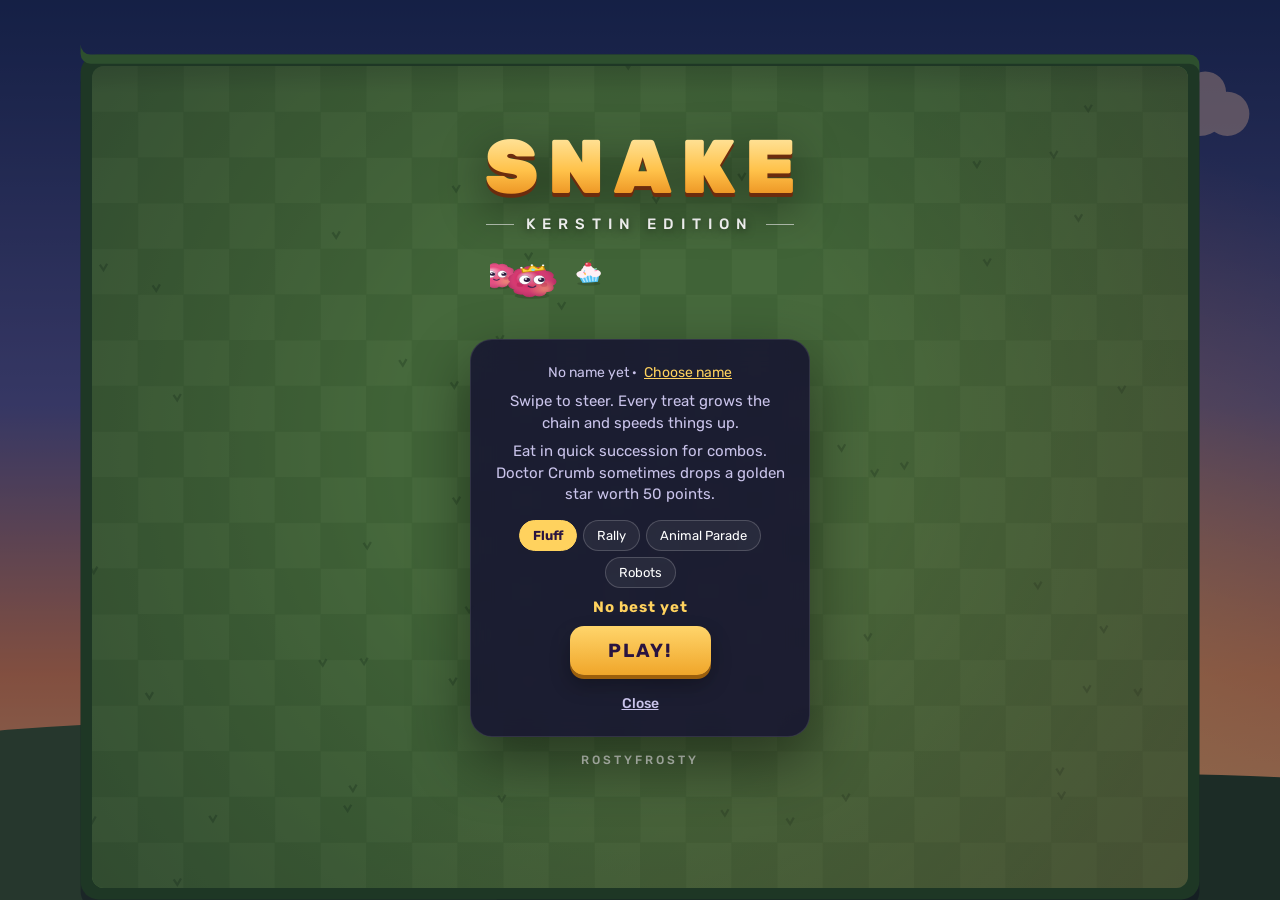
<file: site/play/snake-kerstin/index.html>
<!-- © 2026 Rostyfrosty. Alla rättigheter förbehållna. -->
<!doctype html><html lang="en"><head><meta charset="utf-8"><meta name="viewport" content="width=device-width,initial-scale=1,maximum-scale=1,user-scalable=no,viewport-fit=cover"><meta name="theme-color" content="#2b4a8a"><meta name="apple-mobile-web-app-capable" content="yes"><meta name="mobile-web-app-capable" content="yes"><title>Snake – Kerstin edition</title><style>body,html{margin:0;height:100%;overflow:hidden;background:#2b4a8a;touch-action:none;user-select:none;-webkit-user-select:none;-webkit-touch-callout:none;-webkit-tap-highlight-color:transparent;font-family:Rubik,system-ui,sans-serif}canvas#c{position:fixed;inset:0;width:100%;height:100%;display:block}#sa{position:fixed;top:0;left:0;width:1px;height:env(safe-area-inset-top,0);visibility:hidden}#sb{position:fixed;bottom:0;left:0;width:1px;height:env(safe-area-inset-bottom,0);visibility:hidden}#hud{position:fixed;top:calc(env(safe-area-inset-top,0px) + 10px);left:12px;right:12px;display:flex;justify-content:space-between;align-items:center;pointer-events:none;z-index:2}.row{display:flex;gap:8px;align-items:center}.pill{background:rgba(15,12,35,.62);-webkit-backdrop-filter:blur(8px);backdrop-filter:blur(8px);border-radius:999px;padding:5px 16px;font-weight:700;color:#fff;font-size:17px;line-height:1.5;letter-spacing:.5px;border:1px solid rgba(255,255,255,.12)}.pill span{opacity:.6;font-weight:500;margin-right:6px;font-size:13px;text-transform:uppercase;letter-spacing:1.5px}.iconbtn{pointer-events:auto;border:1px solid rgba(255,255,255,.12);width:42px;height:42px;border-radius:50%;background:rgba(15,12,35,.62);-webkit-backdrop-filter:blur(8px);backdrop-filter:blur(8px);font-size:17px;cursor:pointer;padding:0;color:#fff}.iconbtn:active{transform:scale(.92)}.overlay{position:fixed;inset:0;display:flex;flex-direction:column;align-items:center;justify-content:center;z-index:3;text-align:center;padding:24px;box-sizing:border-box;background:rgba(10,8,30,.45)}.hidden{display:none!important}.card{background:rgba(22,18,48,.86);-webkit-backdrop-filter:blur(12px);backdrop-filter:blur(12px);border:1px solid rgba(255,255,255,.1);border-radius:22px;padding:22px 22px 18px;max-width:340px;width:100%;box-sizing:border-box;box-shadow:0 24px 60px rgba(0,0,0,.45);color:#e9e6ff;animation:pop .35s cubic-bezier(.2,1.15,.4,1)}@keyframes pop{from{transform:translateY(14px) scale(.96);opacity:0}to{transform:none;opacity:1}}@keyframes wob{0%,100%{transform:rotate(-4deg)}50%{transform:rotate(3deg) scale(1.05)}}@keyframes bounce{0%,100%{transform:translateY(0)}50%{transform:translateY(-8px)}}h1{margin:0;font-size:76px;line-height:.9;font-weight:900;letter-spacing:10px;padding-left:10px;background:linear-gradient(#ffe7a3,#ffc24a 55%,#e88a1a);-webkit-background-clip:text;background-clip:text;color:transparent;filter:drop-shadow(0 4px 0 #6b2c0e) drop-shadow(0 12px 24px rgba(0,0,0,.45))}.sub{font-size:15px;font-weight:500;color:#fff;letter-spacing:7px;text-transform:uppercase;margin-top:14px;display:flex;align-items:center;gap:12px;text-shadow:0 2px 8px rgba(0,0,0,.5)}.sub::after,.sub::before{content:'';width:28px;height:1px;background:rgba(255,255,255,.6)}#demo{width:300px;max-width:90vw;height:96px;display:block;margin:6px auto 4px}.btn{border:0;font-family:inherit;font-weight:700;font-size:19px;letter-spacing:2px;text-transform:uppercase;padding:13px 38px;border-radius:14px;background:linear-gradient(#ffd56b,#f0a62a);color:#2a1440;box-shadow:0 4px 0 #9c5f0c,0 10px 20px rgba(0,0,0,.3);margin:10px 4px 2px;cursor:pointer}.btn:active{transform:translateY(3px);box-shadow:0 1px 0 #9c5f0c}.btn.alt{background:rgba(255,255,255,.1);color:#fff;box-shadow:0 4px 0 rgba(0,0,0,.35);font-size:15px;padding:13px 24px}.btn.alt:active{box-shadow:0 1px 0 rgba(0,0,0,.35)}p{margin:6px 0;font-size:15px;line-height:1.45;font-weight:400;color:#c9c3ea}.best{font-weight:700;color:#ffd25e;font-size:15px;margin-top:10px;letter-spacing:1px}.linkbtn{display:block;margin:12px auto 0;background:0 0;border:0;color:#c9c3ea;font:500 14px Rubik,system-ui,sans-serif;text-decoration:underline;cursor:pointer;padding:6px 12px}.credit{margin-top:16px;color:rgba(255,255,255,.7);font-weight:500;font-size:12px;letter-spacing:3px;text-transform:uppercase}.big{font-size:28px;font-weight:700;color:#fff;line-height:1.1}.scoreBig{font-size:68px;font-weight:900;line-height:1;color:#ffd25e;margin-top:8px}.badge{display:inline-block;border:1px solid #ffd25e;color:#ffd25e;font-weight:700;font-size:12px;letter-spacing:3px;padding:3px 12px;border-radius:999px;margin-top:10px}.skins{display:flex;gap:6px;justify-content:center;flex-wrap:wrap;margin:14px 0 2px}.skin{border:1px solid rgba(255,255,255,.18);background:rgba(255,255,255,.06);color:#fff;font:inherit;font-size:13px;padding:7px 13px;border-radius:999px;cursor:pointer}.skin.on{background:#ffd25e;color:#2a1440;border-color:#ffd25e;font-weight:700}#top{list-style:none;padding:0;margin:12px 0 6px;text-align:left}#top li{display:flex;gap:12px;align-items:center;padding:5px 12px;border-radius:10px;font-size:16px;border-bottom:1px solid rgba(255,255,255,.06)}#top li span{opacity:.5;width:14px}#top li b{flex:1}#top li small{opacity:.6;font-weight:600}#top li.me{background:rgba(255,210,94,.16);color:#ffd25e}#top li span{min-width:18px;text-align:right}#top li b{overflow:hidden;text-overflow:ellipsis;white-space:nowrap}#top li.msg{justify-content:center;opacity:.7;font-size:14px;border:0}.who{font-size:14px;color:#c9c3ea;margin:2px 0 10px}.who a{color:#ffd25e;text-decoration:underline;cursor:pointer;margin-left:4px}.tabs{display:flex;gap:6px;justify-content:center;margin:14px 0 0}.tabs button{border:1px solid rgba(255,255,255,.18);background:rgba(255,255,255,.06);color:#fff;font:inherit;font-size:13px;padding:6px 13px;border-radius:999px;cursor:pointer}.tabs button.on{background:#ffd25e;color:#2a1440;border-color:#ffd25e;font-weight:700}.rank{font-weight:700;color:#7dffc4;font-size:14px;min-height:20px;margin:8px 0 0}#nmi{width:100%;box-sizing:border-box;font:500 18px Rubik,system-ui,sans-serif;padding:12px;margin:14px 0 4px;border-radius:12px;border:1px solid rgba(255,255,255,.18);background:rgba(255,255,255,.08);color:#fff;text-align:center;outline:0;-webkit-user-select:text;user-select:text}#nmi:focus{border-color:#ffd25e}</style><style>@font-face{font-family:Rubik;font-style:normal;font-weight:300 900;font-display:swap;src:url([data-uri]) format('woff2');unicode-range:U+0000-00FF,U+0131,U+0152-0153,U+02BB-02BC,U+02C6,U+02DA,U+02DC,U+0304,U+0308,U+0329,U+2000-206F,U+20AC,U+2122,U+2191,U+2193,U+2212,U+2215,U+FEFF,U+FFFD}</style></head><body><div id="sa"></div><div id="sb"></div><canvas id="c"></canvas><div id="hud" class="hidden"><div class="pill" id="sc"><span>Poäng</span>0</div><div class="row"><div class="pill" id="bs"><span>Bäst</span>0</div><button class="iconbtn" id="mute" aria-label="Ljud" data-en-aria="Sound">🔊</button> <button class="iconbtn" id="pauseBtn" aria-label="Paus" data-en-aria="Pause">⏸</button></div></div><div id="menu" class="overlay"><h1>SNAKE</h1><div class="sub">Kerstin edition</div><canvas id="demo"></canvas><div class="card"><div class="who" id="who"></div><p data-en="Swipe to steer. Every treat grows the chain and speeds things up.">Svep för att styra. Varje godis förlänger kedjan och höjer tempot.</p><p data-en="Eat in quick succession for combos. Doctor Crumb sometimes drops a golden star worth 50 points.">Ät i snabb följd för kombo. Doktor Smul tappar ibland en guldstjärna värd 50 poäng.</p><div class="skins" id="skins"></div><div class="best" id="menuBest"></div><button class="btn" id="play" data-en="PLAY!">SPELA!</button> <button class="linkbtn" id="closeBtn" data-en="Close">Stäng</button></div><div class="credit">Rostyfrosty</div></div><div id="pause" class="overlay hidden"><div class="card"><div class="big" data-en="Paused">Paus</div><p data-en="The game will wait for you.">Spelet väntar på dig.</p><button class="btn" id="resume" data-en="Resume">Fortsätt</button> <button class="btn alt" id="quit" data-en="Menu">Meny</button></div></div><div id="over" class="overlay hidden"><div class="card"><div class="big" id="ovTitle" data-en="Oops!">Aj då!</div><div id="recordBadge" class="badge hidden" data-en="NEW BEST">NYTT REKORD</div><div class="scoreBig" id="ovScore">0</div><p id="ovInfo"></p><div class="tabs" id="tabs"><button data-b="classic" class="on" data-en="Top 10">Topp 10</button><button data-b="daily" data-en="Today">Idag</button><button data-b="me" data-en="Mine">Mina</button></div><p class="rank" id="rank"></p><ol id="top"></ol><button class="btn" id="again" data-en="Play again">Spela igen</button> <button class="btn alt" id="toMenu" data-en="Menu">Meny</button></div></div><div id="nm" class="overlay hidden"><form class="card"><div class="big" data-en="What's your name?">Vad heter du?</div><p data-en="Your name is shown on the leaderboard.">Namnet visas på topplistan.</p><input id="nmi" maxlength="16" autocomplete="nickname" enterkeyhint="go" required><p id="nmMsg" style="color:#ffd25e;font-weight:700;min-height:0;margin:4px 0"></p><button class="btn" data-en="Done">Klar</button></form></div><script>(()=>{"use strict";const e=e=>document.getElementById(e),t=(()=>{const e=new URLSearchParams(location.search).get("lang");return e?"sv"===e:/^sv\b/i.test(navigator.language||"")})(),l=(e,l)=>t?e:l;document.documentElement.lang=l("sv","en"),document.title=l("Snake – Kerstin edition","Snake – Kerstin Edition");const n=matchMedia("(pointer: coarse)").matches;n&&document.body.classList.add("touch"),addEventListener("pointerdown",()=>{const e=document.documentElement;n&&!document.fullscreenElement&&e.requestFullscreen&&e.requestFullscreen({navigationUI:"hide"}).catch(()=>{})},{once:!0,capture:!0}),t||(document.querySelectorAll("[data-en]").forEach(e=>{"INPUT"===e.tagName?e.placeholder=e.dataset.en:e.textContent=e.dataset.en}),document.querySelectorAll("[data-en-aria]").forEach(e=>e.setAttribute("aria-label",e.dataset.enAria)));const a=e("c"),o=a.getContext("2d"),i=e("demo"),r=i.getContext("2d"),s=["#e84a7f","#23a9d6","#5fb83a","#8a5cf0","#f2802f","#17bf98"],f=["cup","donut","cookie"],c=2*Math.PI,d={get(e,t){try{const l=localStorage.getItem("kerstinSnake_"+e);return null==l?t:JSON.parse(l)}catch(e){return t}},set(e,t){try{localStorage.setItem("kerstinSnake_"+e,JSON.stringify(t))}catch(e){}}};let h=d.get("top",[]);Array.isArray(h)||(h=[]);let u=!!d.get("muted",!1),y=d.get("name","");"string"!=typeof y&&(y="");const g="https://api.rostyfrosty.com/v1/scores/snake-kerstin/",b=(new Date).toLocaleDateString("sv-SE"),m={classic:{list:[],st:"idle",rank:0,msg:""},daily:{list:[],st:"idle",rank:0,msg:""}};let p="classic",S=null;const x=["Doktor Smul","Muffin","Kanelbullen","Strösslet","Pepparkakan","Gelehjärtat","Chokladbollen","Sockerbiten","Lakritsen","Marängen"],M=["Doctor Crumb","Muffin","Cinnamon Bun","Sprinkles","Gingerbread","Jelly Heart","Choc Ball","Sugar Cube","Liquorice","Meringue"],v=l(x,M),k=[...x,...M].map(e=>e.toLowerCase()),P=[150,120,100,90,80,60,50,40,30,20],T=e=>"daily"===e?"daily-"+b:"classic";async function C(e){const t=m[e];t.st="loading",R();try{const l=await fetch(g+T(e)+"?limit=10");if(404===l.status)return t.list=[],t.st="ok",void R();if(!l.ok)throw 0;const n=await l.json(),a=Array.isArray(n)?n:n.scores||n.entries||n.items||[];t.list=a.slice(0,10).map(e=>({p:String(e.player??e.name??"?"),s:+e.score||0})),t.st="ok"}catch(e){t.st="error"}R()}async function w(e,t){const n=m[e];n.rank=0,n.my=0,n.msg=l("Skickar poäng…","Sending score…"),R();try{const l=await fetch(g+T(e),{method:"POST",headers:{"Content-Type":"application/json","X-Api-Key":"rf_655a3d7ea690ece9c82f72542eb28c72ab29713f0e8f5c3d"},body:JSON.stringify({player:y,score:t}),keepalive:!0});if(!l.ok)throw 0;const a=await l.json();n.rank=+a.rank||0,n.my=t,n.msg=""}catch(e){n.msg=l("Kunde inte skicka poängen","Couldn't send your score")}C(e)}function L(e,t,l,n){const a=document.createElement("li");n&&(a.className="me");const o=document.createElement("span"),i=document.createElement("b"),r=document.createElement("small");return o.textContent=e,i.textContent=t,r.textContent=l,a.append(o,i,r),a}function E(e){const t=document.createElement("li");return t.className="msg",t.textContent=e,t}function R(){const t=e("top");if(!t)return;if(t.innerHTML="",document.querySelectorAll("#tabs button").forEach(e=>e.classList.toggle("on",e.dataset.b===p)),"me"===p)return e("rank").textContent=l("Dina bästa på den här telefonen","Your best on this device"),h.length||t.append(E(l("Inga resultat än","No results yet"))),void h.forEach((e,n)=>t.append(L(n+1,e.s+l(" poäng"," points"),e.d,e===S)));const n=m[p];if("loading"===n.st&&!n.list.length)return e("rank").textContent=n.msg,void t.append(E(l("Laddar…","Loading…")));if("error"===n.st&&!n.list.length)return e("rank").textContent=n.msg,void t.append(E(l("Topplistan kunde inte nås","Couldn't reach the leaderboard")));const a=function(e){const t=v.slice(0,Math.max(0,10-e.length)).map((e,t)=>({p:e,s:P[t],bot:!0}));return[...e,...t].sort((e,t)=>t.s-e.s||(e.bot?1:0)-(t.bot?1:0)).slice(0,10)}(n.list);let o=0,i=0;if(n.my){const e=a.findIndex(e=>!e.bot&&e.p===y&&e.s===n.my);o=e>=0?e+1:0,i=o||(a.some(e=>e.bot)?0:n.rank)}e("rank").textContent=i?l("Du hamnade på plats "+i+("daily"===p?" idag!":"!"),"You placed #"+i+("daily"===p?" today!":"!")):n.msg,a.forEach((e,l)=>t.append(L(l+1,e.p,e.s,o&&l+1===o)))}document.querySelectorAll("#tabs button").forEach(e=>e.onclick=()=>{p=e.dataset.b,R()});let A=null;function I(t){A=t||null,e("nmi").value=y,e("menu").classList.add("hidden"),e("nm").classList.remove("hidden"),setTimeout(()=>e("nmi").focus(),50)}function W(){const t=e("who");t.textContent=y?l("Spelar som ","Playing as ")+y:l("Inget namn än","No name yet");const n=document.createElement("a");n.textContent=y?l("Byt namn","Change name"):l("Välj namn","Choose name"),n.onclick=()=>I(null),t.append(" · ",n)}let q="";const B=e("nm").querySelector("button");function D(){const e=d.get("names",[]);return Array.isArray(e)?e:[]}e("nmi").addEventListener("input",()=>{e("nmMsg").textContent="",q="",B.textContent=l("Klar","Done")}),e("nm").querySelector("form").addEventListener("submit",async t=>{t.preventDefault();const n=e("nmi").value.trim().replace(/\s+/g," ").slice(0,16);if(!n)return;const a=n.toLowerCase();if(k.includes(a))return void(e("nmMsg").textContent=l("Det namnet hör till en av figurerna. Välj ett annat.","That name belongs to one of the characters. Pick another."));if(a!==y.toLowerCase()&&q!==a){B.disabled=!0;const t=await async function(e){const t=e.toLowerCase();if(D().includes(t))return!1;for(const e of["classic","daily"])try{const l=await fetch(g+T(e)+"?limit=100");if(!l.ok)continue;const n=await l.json();if((Array.isArray(n)?n:n.scores||n.entries||n.items||[]).some(e=>String(e.player??e.name??"").toLowerCase()===t))return!0}catch(e){}return!1}(n);if(B.disabled=!1,t)return q=a,e("nmMsg").textContent=l("Namnet finns redan på topplistan. Är det du?","That name is already on the leaderboard. Is it you?"),void(B.textContent=l("Ja, det är jag","Yes, it's me"))}const o=D();o.includes(a)||(o.push(a),d.set("names",o.slice(-10))),q="",e("nmMsg").textContent="",B.textContent=l("Klar","Done"),y=n,d.set("name",n),e("nmi").blur(),e("nm").classList.add("hidden"),W(),A?A():e("menu").classList.remove("hidden")});let G=0,N=0,K=1;const j={cols:14,rows:20,cell:24,ox:0,oy:0};let J="menu",O=null,z=[],H={x:0,y:-1},Y=[],V=null,F=null,U=null,X=0,_=0,Q=-99,Z=0,$=170,ee=0,te=0,le=0,ne=0,ae=0,oe=0,ie=0,re=0,se=0,fe=[],ce=[],de=[];const he=document.createElement("canvas"),ue=document.createElement("canvas");let ye=!0;function ge(){return{top:(e("sa").offsetHeight||0)+66,bot:(e("sb").offsetHeight||0)+12,side:10}}function be(){const e=ge(),t=N>=.9*G;j.cols=t?14:24;const l=Math.min((G-2*e.side)/j.cols,44);j.rows=Math.max(12,Math.min(32,Math.floor((N-e.top-e.bot)/l))),me()}function me(){const e=ge(),t=G-2*e.side,l=N-e.top-e.bot;j.cell=Math.min(t/j.cols,l/j.rows),j.ox=(G-j.cell*j.cols)/2,j.oy=e.top+(l-j.cell*j.rows)/2,ye=!0}function pe(){if(K=Math.min(window.devicePixelRatio||1,2),G=innerWidth,N=innerHeight,a.width=Math.round(G*K),a.height=Math.round(N*K),"menu"!==J&&O?me():be(),!de.length)for(let e=0;e<6;e++)de.push({x:Math.random()*G,y:20+Math.random()*N*.8,s:40+50*Math.random(),v:6+12*Math.random()})}const Se=e=>j.ox+(e+.5)*j.cell,xe=e=>j.oy+(e+.5)*j.cell,Me=(e,t,l)=>e+(t-e)*l;function ve(e){return 1+2.70158*Math.pow(e-1,3)+1.70158*Math.pow(e-1,2)}function ke(e,t,l,n,a,o){e.beginPath(),e.moveTo(t+o,l),e.arcTo(t+n,l,t+n,l+a,o),e.arcTo(t+n,l+a,t,l+a,o),e.arcTo(t,l+a,t,l,o),e.arcTo(t,l,t+n,l,o),e.closePath()}function Pe(e,t,l,n,a){const o=re+(t.seed||0);e.save(),e.translate(l,n+Math.sin(4*o)*a*.05);const i=null!=t.born?ve(Math.min(1,(re-t.born)/.4)):1;if(e.scale(i,i),e.fillStyle="rgba(0,0,0,.15)",e.beginPath(),e.ellipse(0,.38*a,.3*a,.08*a,0,0,c),e.fill(),e.rotate(.12*Math.sin(2.5*o)),"cup"===t.type){e.fillStyle="#4fc3f7",e.beginPath(),e.moveTo(.28*-a,0),e.lineTo(.28*a,0),e.lineTo(.2*a,.33*a),e.lineTo(.2*-a,.33*a),e.closePath(),e.fill(),e.strokeStyle="rgba(255,255,255,.65)",e.lineWidth=.035*a;for(let t=-2;t<=2;t++)e.beginPath(),e.moveTo(t*a*.1,.03*a),e.lineTo(t*a*.072,.3*a),e.stroke();e.fillStyle="#fff0f6",e.beginPath();for(const t of[[-.17,-.02,.15],[.17,-.02,.15],[0,-.13,.19],[0,-.27,.12]])e.moveTo(t[0]*a+t[2]*a,t[1]*a),e.arc(t[0]*a,t[1]*a,t[2]*a,0,c);e.fill();const t=["#ff5d8f","#ffd23f","#7bdff2","#a8e66f"];for(let l=0;l<7;l++)e.fillStyle=t[l%4],e.save(),e.translate(Math.cos(2.1*l)*a*.2,.12*-a+Math.sin(1.7*l)*a*.1),e.rotate(l),e.fillRect(.035*-a,.012*-a,.07*a,.025*a),e.restore();e.strokeStyle="#5a8a2a",e.lineWidth=.03*a,e.beginPath(),e.moveTo(.03*a,.44*-a),e.quadraticCurveTo(.06*a,.55*-a,.14*a,.58*-a),e.stroke(),e.fillStyle="#e53950",e.beginPath(),e.arc(.03*a,.4*-a,.085*a,0,c),e.fill(),e.fillStyle="rgba(255,255,255,.7)",e.beginPath(),e.arc(0*a,.43*-a,.025*a,0,c),e.fill()}else if("donut"===t.type){e.lineCap="round",e.strokeStyle="#d9954a",e.lineWidth=.3*a,e.beginPath(),e.arc(0,0,.25*a,0,c),e.stroke(),e.strokeStyle="#ff7eb6",e.lineWidth=.22*a,e.beginPath(),e.arc(0,.015*-a,.25*a,0,c),e.stroke(),e.strokeStyle="rgba(255,255,255,.45)",e.lineWidth=.05*a,e.beginPath(),e.arc(0,.015*-a,.3*a,1.1*Math.PI,1.5*Math.PI),e.stroke();const t=["#fff","#ffd23f","#7bdff2","#a8e66f"];e.lineWidth=.035*a;for(let l=0;l<10;l++){const n=l/10*c+.3,o=a*(.21+l%3*.04);e.strokeStyle=t[l%4],e.beginPath();const i=Math.cos(n)*o,r=Math.sin(n)*o-.015*a;e.moveTo(i-Math.cos(n+l)*a*.03,r-Math.sin(n+l)*a*.03),e.lineTo(i+Math.cos(n+l)*a*.03,r+Math.sin(n+l)*a*.03),e.stroke()}}else if("cookie"===t.type){e.fillStyle="#c98a4b",e.beginPath(),e.arc(0,.02*a,.36*a,0,c),e.fill(),e.fillStyle="#e6b071",e.beginPath(),e.arc(0,0,.33*a,0,c),e.fill(),e.fillStyle="rgba(255,255,255,.25)",e.beginPath(),e.arc(.1*-a,.12*-a,.12*a,0,c),e.fill(),e.fillStyle="#5a3216";for(const t of[[-.15,-.1],[.12,-.15],[.05,.08],[-.12,.14],[.2,.1],[-.02,-.22]])e.beginPath(),e.arc(t[0]*a,t[1]*a,.055*a,0,c),e.fill()}else if("star"===t.type){e.rotate(.15*Math.sin(5*o)),e.shadowColor="#ffe066",e.shadowBlur=.6*a,e.beginPath();for(let t=0;t<10;t++){const l=-Math.PI/2+t*Math.PI/5,n=t%2?.22*a:.48*a,o=Math.cos(l)*n,i=Math.sin(l)*n;t?e.lineTo(o,i):e.moveTo(o,i)}e.closePath();const t=e.createLinearGradient(0,.45*-a,0,.4*a);t.addColorStop(0,"#fff27a"),t.addColorStop(1,"#ffb300"),e.fillStyle=t,e.fill(),e.shadowBlur=0,e.strokeStyle="#d48a00",e.lineWidth=.05*a,e.lineJoin="round",e.stroke(),e.fillStyle="#5a3216",e.beginPath(),e.ellipse(.09*-a,.02*-a,.04*a,.06*a,0,0,c),e.ellipse(.09*a,.02*-a,.04*a,.06*a,0,0,c),e.fill(),e.strokeStyle="#5a3216",e.lineWidth=.035*a,e.lineCap="round",e.beginPath(),e.arc(0,.06*a,.07*a,.1*Math.PI,.9*Math.PI),e.stroke()}e.restore()}const Te=["panda","frog","cat","pig","owl","bear"],Ce=[["fluff","Fluff"],["rally",l("Rallyt","Rally")],["zoo",l("Djurparaden","Animal Parade")],["bot",l("Robotarna","Robots")]];let we=d.get("skin","fluff");function Le(e,t,l,n){e.save(),e.translate(t,l),e.rotate(-.18);const a=.46*n,o=.38*n;e.beginPath(),e.moveTo(-a,.25*o),e.lineTo(-a,.55*-o),e.lineTo(.5*-a,.05*-o),e.lineTo(0,.8*-o),e.lineTo(.5*a,.05*-o),e.lineTo(a,.55*-o),e.lineTo(a,.25*o),e.closePath(),e.fillStyle="#ffd23f",e.fill(),e.strokeStyle="#c98a00",e.lineWidth=.05*n,e.lineJoin="round",e.stroke(),e.fillStyle="#23a9d6",e.beginPath(),e.arc(0,.02*o,.08*n,0,c),e.fill(),e.restore()}Ce.some(e=>e[0]===we)||(we="fluff");const Ee={panda:["#f4f1ea","#26232b"],frog:["#5cbf48","#3f8f30"],cat:["#f29a3a","#c46a1a"],pig:["#f7a7b8","#e07a92"],owl:["#9a6b45","#6e4a2c"],bear:["#8a5a3a","#5e3a22"],lion:["#f0b23a","#b8621f"]};function Re(e,t,l,n,a,o,i,r,f){const d=s.length,h=0===a?"#d6336c":s[(o%d+d)%d];return"rally"===we?function(e,t,l,n,a,o,i,r,s,f){e.save(),e.translate(t,l);const d=Math.atan2(r,i)+(s.dead?.2*Math.sin(20*re):0),h=a?1.55*n:1.45*n,u=a?1*n:.9*n;e.save(),e.translate(.08*n,.18*n),e.rotate(d),e.fillStyle="rgba(0,0,0,.22)",ke(e,-h/2,-u/2,h,u,.3*n),e.fill(),e.restore(),e.rotate(d),e.fillStyle="#1b1d24";for(const t of a?[.3*-h,.28*h]:[.15*-h])for(const l of[-1,1])ke(e,t-.18*n,l*u*.5-.1*n,.36*n,.2*n,.06*n),e.fill();a||(e.strokeStyle="#3a3f4c",e.lineWidth=.1*n,e.beginPath(),e.moveTo(.45*h,0),e.lineTo(.8*h,0),e.stroke()),ke(e,-h/2,-u/2,h,u,n*(a?.38:.2));const y=e.createLinearGradient(0,-u/2,0,u/2);if(y.addColorStop(0,"rgba(255,255,255,.35)"),y.addColorStop(.5,"rgba(255,255,255,0)"),y.addColorStop(1,"rgba(0,0,0,.25)"),e.fillStyle=o,e.fill(),e.fillStyle=y,e.fill(),a){if(e.save(),ke(e,-h/2,-u/2,h,u,.38*n),e.clip(),e.fillStyle="rgba(255,255,255,.85)",e.fillRect(-h/2,.16*-n,h,.08*n),e.fillRect(-h/2,.08*n,h,.08*n),e.restore(),e.fillStyle="#1d2b4a",ke(e,.04*h,.36*-u,.2*h,.72*u,.12*n),e.fill(),e.fillStyle="rgba(160,200,255,.35)",ke(e,.07*h,.3*-u,.06*h,.4*u,.03*n),e.fill(),e.fillStyle="#1d2b4a",ke(e,.38*-h,.3*-u,.14*h,.6*u,.1*n),e.fill(),!s.dead){const t=e.createLinearGradient(.5*h,0,1.3*h,0);t.addColorStop(0,"rgba(255,240,180,.45)"),t.addColorStop(1,"rgba(255,240,180,0)"),e.fillStyle=t,e.beginPath(),e.moveTo(.48*h,.35*-u),e.lineTo(1.3*h,.75*-u),e.lineTo(1.3*h,.75*u),e.lineTo(.48*h,.35*u),e.fill()}e.fillStyle="#fff6c8";for(const t of[-1,1])e.beginPath(),e.arc(.47*h,t*u*.3,.09*n,0,c),e.fill();e.fillStyle="#ff4040";for(const t of[-1,1])e.fillRect(.5*-h,t*u*.3-.06*n,.06*n,.12*n)}else{const t=(f%3+3)%3;if(0===t)e.fillStyle="#b07a44",ke(e,.3*-h,.3*-u,.6*h,.6*u,.06*n),e.fill(),e.strokeStyle="#7a5028",e.lineWidth=.05*n,e.beginPath(),e.moveTo(.3*-h,.3*-u),e.lineTo(.3*h,.3*u),e.moveTo(.3*h,.3*-u),e.lineTo(.3*-h,.3*u),e.stroke();else if(1===t)for(const t of[-1,1])e.fillStyle="#4a5268",e.beginPath(),e.arc(.08*-h,t*u*.2,.2*n,0,c),e.fill(),e.fillStyle="#6b7590",e.beginPath(),e.arc(.08*-h,t*u*.2,.13*n,0,c),e.fill();else e.fillStyle="rgba(255,255,255,.85)",e.beginPath(),e.arc(0,0,.24*n,0,c),e.fill(),e.fillStyle="#1b1d24",e.font="700 "+.3*n+"px Rubik,sans-serif",e.textAlign="center",e.textBaseline="middle",e.fillText(String(Math.abs(f)%9+1),0,.02*n)}e.restore(),a&&s.crown&&Le(e,t,l-.55*n,.8*n)}(e,t,l,n,0===a,h,i,r,f,o):"zoo"===we?function(e,t,l,n,a,o,i,r){const s=Ee[a][0],f=Ee[a][1];if(e.save(),e.translate(t,l),e.fillStyle="rgba(0,0,0,.18)",e.beginPath(),e.ellipse(0,.92*n,.72*n,.2*n,0,0,c),e.fill(),e.fillStyle=f,"lion"===a){e.beginPath();for(let t=0;t<12;t++){const l=t/12*c+.05*Math.sin(2*re),a=Math.cos(l)*n*.82,o=Math.sin(l)*n*.82;e.moveTo(a+.32*n,o),e.arc(a,o,.32*n,0,c)}e.fill()}else if("panda"===a||"bear"===a)e.beginPath(),e.arc(.6*-n,.6*-n,.26*n,0,c),e.arc(.6*n,.6*-n,.26*n,0,c),e.fill();else if("cat"===a||"pig"===a){e.beginPath();for(const t of[-1,1])e.moveTo(t*n*.75,.25*-n),e.lineTo(t*n*.62,.98*-n),e.lineTo(t*n*.2,.72*-n);e.fill()}else if("owl"===a){e.beginPath();for(const t of[-1,1])e.moveTo(t*n*.7,.35*-n),e.lineTo(t*n*.78,.95*-n),e.lineTo(t*n*.35,.7*-n);e.fill()}else"frog"===a&&(e.fillStyle=s,e.beginPath(),e.arc(.4*-n,.62*-n,.3*n,0,c),e.arc(.4*n,.62*-n,.3*n,0,c),e.fill());e.beginPath(),e.arc(0,0,.85*n,0,c),e.fillStyle=s,e.fill(),function(e,t){const l=e.createRadialGradient(.3*-t,.38*-t,.05*t,0,0,1.05*t);l.addColorStop(0,"rgba(255,255,255,.55)"),l.addColorStop(.45,"rgba(255,255,255,0)"),l.addColorStop(1,"rgba(40,0,60,.22)"),e.fillStyle=l,e.fill();const n=e.createRadialGradient(.55*t,.5*t,.1*t,.3*t,.3*t,1.1*t);n.addColorStop(0,"rgba(255,190,110,.4)"),n.addColorStop(.5,"rgba(255,190,110,0)"),e.fillStyle=n,e.fill()}(e,n);let d=.3*n,h=.12*-n,u=.21*n,y=.25*n,g=.42*n;if("panda"===a){e.fillStyle=f;for(const t of[-1,1])e.beginPath(),e.ellipse(t*n*.3,.08*-n,.2*n,.27*n,.5*t,0,c),e.fill()}if("owl"===a&&(e.fillStyle="#e8d2b0",e.beginPath(),e.arc(.3*-n,.12*-n,.3*n,0,c),e.arc(.3*n,.12*-n,.3*n,0,c),e.fill()),"frog"===a&&(d=.4*n,h=.62*-n,u=.2*n,y=.22*n,g=.3*n),"bear"!==a&&"lion"!==a||(e.fillStyle="#f6e2c4",e.beginPath(),e.ellipse(0,.32*n,.32*n,.24*n,0,0,c),e.fill()),"pig"===a&&(e.fillStyle=f,e.beginPath(),e.ellipse(0,.24*n,.24*n,.17*n,0,0,c),e.fill(),e.fillStyle="#8a3a4e",e.beginPath(),e.arc(.08*-n,.24*n,.045*n,0,c),e.arc(.08*n,.24*n,.045*n,0,c),e.fill(),g=.55*n),function(e,t,l,n,a,o,i,r,s){for(const f of[-1,1]){const d=f*t;if(s.dead)e.strokeStyle="#2b1b3d",e.lineWidth=.09*o,e.lineCap="round",e.beginPath(),e.moveTo(d-.6*n,l-.6*n),e.lineTo(d+.6*n,l+.6*n),e.moveTo(d+.6*n,l-.6*n),e.lineTo(d-.6*n,l+.6*n),e.stroke();else if(s.blink)e.strokeStyle="#2b1b3d",e.lineWidth=.08*o,e.lineCap="round",e.beginPath(),e.arc(d,l,.7*n,.15*Math.PI,.85*Math.PI),e.stroke();else{e.fillStyle="#fff",e.beginPath(),e.ellipse(d,l,n,a,0,0,c),e.fill();const t=s.scared?.32*n:.56*n,o=d+i*n*.38,f=l+r*a*.38;e.fillStyle="#2b1b3d",e.beginPath(),e.arc(o,f,t,0,c),e.fill(),e.fillStyle="#fff",e.beginPath(),e.arc(o-.35*t,f-.4*t,.38*t,0,c),e.fill()}}}(e,d,h,u,y,n,o,i,r),"owl"===a?(e.fillStyle="#f0a020",e.beginPath(),e.moveTo(.09*-n,.08*n),e.lineTo(.09*n,.08*n),e.lineTo(0,.28*n),e.closePath(),e.fill()):"pig"!==a&&"frog"!==a&&(e.fillStyle="#3a2230",e.beginPath(),e.ellipse(0,.2*n,.09*n,.06*n,0,0,c),e.fill()),"cat"===a){e.strokeStyle="rgba(60,30,20,.6)",e.lineWidth=.03*n,e.beginPath();for(const t of[-1,1])for(const l of[-1,1])e.moveTo(t*n*.25,.25*n),e.lineTo(t*n*.7,.22*n+l*n*.08);e.stroke()}"owl"!==a&&function(e,t,l,n){if(n.dead){e.strokeStyle="#2b1b3d",e.lineWidth=.07*t,e.beginPath();for(let n=0;n<=6;n++){const a=.22*-t+n*t*.073,o=l+(n%2?-1:1)*t*.04;n?e.lineTo(a,o):e.moveTo(a,o)}e.stroke()}else if((n.mouth||0)>.05||n.scared){const a=n.scared?.7:n.mouth;e.fillStyle="#6e1430",e.beginPath(),e.ellipse(0,l,.18*t,.04*t+.14*t*a,0,0,c),e.fill()}else e.strokeStyle="#2b1b3d",e.lineWidth=.07*t,e.lineCap="round",e.beginPath(),e.arc(0,l-.12*t,.15*t,.2*Math.PI,.8*Math.PI),e.stroke()}(e,n,g,r),r.crown&&Le(e,.05*n,.95*-n,n),e.restore()}(e,t,l,n,0===a?"lion":Te[(o%6+6)%6],i,r,f):"bot"===we?function(e,t,l,n,a,o,i,r){e.save(),e.translate(t,l),e.fillStyle="rgba(0,0,0,.18)",e.beginPath(),e.ellipse(0,.92*n,.72*n,.2*n,0,0,c),e.fill(),r.crown||(e.strokeStyle="#5d6478",e.lineWidth=.07*n,e.beginPath(),e.moveTo(0,.7*-n),e.lineTo(0,1*-n),e.stroke(),e.fillStyle=Math.sin(6*re+.1*t)>0?a:"#ffffff",e.shadowColor=a,e.shadowBlur=.5*n,e.beginPath(),e.arc(0,1.02*-n,.11*n,0,c),e.fill(),e.shadowBlur=0),ke(e,.8*-n,.72*-n,1.6*n,1.5*n,.42*n);const s=e.createLinearGradient(0,.72*-n,0,.78*n);s.addColorStop(0,"#eef1f6"),s.addColorStop(.55,"#aab2c3"),s.addColorStop(1,"#6b7387"),e.fillStyle=s,e.fill(),e.save(),e.clip(),e.fillStyle=a,e.fillRect(-n,.46*n,2*n,.18*n),e.restore(),e.fillStyle="#8a92a6";for(const t of[-1,1])e.beginPath(),e.arc(t*n*.66,.22*n,.05*n,0,c),e.fill();ke(e,.62*-n,.5*-n,1.24*n,.6*n,.28*n),e.fillStyle="#141a2e",e.fill(),e.fillStyle="rgba(255,255,255,.12)",ke(e,.52*-n,.45*-n,.6*n,.1*n,.05*n),e.fill();const f=o*n*.1,d=i*n*.06;for(const t of[-1,1]){const l=t*n*.27+f,o=.2*-n+d;if(r.dead)e.strokeStyle="#ff4d4d",e.lineWidth=.07*n,e.lineCap="round",e.beginPath(),e.moveTo(l-.09*n,o-.09*n),e.lineTo(l+.09*n,o+.09*n),e.moveTo(l+.09*n,o-.09*n),e.lineTo(l-.09*n,o+.09*n),e.stroke();else{const t=r.blink?.03*n:r.scared?.08*n:.16*n;e.fillStyle=a,e.shadowColor=a,e.shadowBlur=.4*n,ke(e,l-.1*n,o-t/2,.2*n,t,Math.min(.08*n,t/2)),e.fill(),e.shadowBlur=0}}const h=r.mouth||0;e.fillStyle="#3a4154",ke(e,.25*-n,.18*n,.5*n,.1*n+h*n*.12,.05*n),e.fill(),r.crown&&Le(e,.05*n,.86*-n,n),e.restore()}(e,t,l,n,0===a?"#ff4d6d":h,i,r,f):function(e,t,l,n,a,o,i,r){if(r=r||{},e.save(),e.translate(t,l),e.fillStyle="rgba(0,0,0,.16)",e.beginPath(),e.ellipse(0,.92*n,.72*n,.2*n,0,0,c),e.fill(),r.wave){const t=Math.sin(22*re);e.fillStyle=a,e.beginPath(),e.arc(.92*n,.25*-n+t*n*.18,.17*n,0,c),e.fill(),e.beginPath(),e.arc(.92*-n,.25*-n-t*n*.18,.17*n,0,c),e.fill()}e.beginPath();for(let t=0;t<11;t++){const l=t/11*c+(r.spin||0),a=Math.cos(l)*n*.72,o=Math.sin(l)*n*.72;e.moveTo(a+.3*n,o),e.arc(a,o,.3*n,0,c)}e.moveTo(.82*n,0),e.arc(0,0,.82*n,0,c),e.fillStyle=a,e.fill();const s=e.createRadialGradient(.3*-n,.38*-n,.05*n,0,0,1.05*n);s.addColorStop(0,"rgba(255,255,255,.6)"),s.addColorStop(.45,"rgba(255,255,255,0)"),s.addColorStop(1,"rgba(40,0,60,.2)"),e.fillStyle=s,e.fill();const f=e.createRadialGradient(.55*n,.5*n,.1*n,.3*n,.3*n,1.1*n);f.addColorStop(0,"rgba(255,190,110,.45)"),f.addColorStop(.5,"rgba(255,190,110,0)"),e.fillStyle=f,e.fill(),e.fillStyle="rgba(120,0,40,.18)",e.beginPath(),e.arc(.5*-n,.2*n,.14*n,0,c),e.arc(.5*n,.2*n,.14*n,0,c),e.fill();const d=.3*n,h=.12*-n,u=.24*n,y=.29*n;for(const t of[-1,1]){const l=t*d;if(r.dead)e.strokeStyle="#3a2350",e.lineWidth=.09*n,e.lineCap="round",e.beginPath(),e.moveTo(l-.6*u,h-.6*u),e.lineTo(l+.6*u,h+.6*u),e.moveTo(l+.6*u,h-.6*u),e.lineTo(l-.6*u,h+.6*u),e.stroke();else if(r.blink)e.strokeStyle="#3a2350",e.lineWidth=.08*n,e.lineCap="round",e.beginPath(),e.arc(l,h,.7*u,.15*Math.PI,.85*Math.PI),e.stroke();else{e.fillStyle="#fff",e.strokeStyle="rgba(58,35,80,.35)",e.lineWidth=.04*n,e.beginPath(),e.ellipse(l,h,u,y,0,0,c),e.fill(),e.stroke();const t=r.scared?.32*u:.56*u,a=l+o*u*.38,s=h+i*y*.38;e.fillStyle="#2b1b3d",e.beginPath(),e.arc(a,s,t,0,c),e.fill(),e.fillStyle="#fff",e.beginPath(),e.arc(a-.35*t,s-.4*t,.38*t,0,c),e.fill()}}if(r.dead){e.strokeStyle="#3a2350",e.lineWidth=.07*n,e.beginPath();for(let t=0;t<=6;t++){const l=.22*-n+t*n*.073,a=.36*n+(t%2?-1:1)*n*.04;t?e.lineTo(l,a):e.moveTo(l,a)}e.stroke()}else if((r.mouth||0)>.05||r.scared){const t=r.scared?.7:r.mouth;e.fillStyle="#8a1f3d",e.beginPath(),e.ellipse(0,.34*n,.2*n,.04*n+.16*n*t,0,0,c),e.fill(),e.fillStyle="#ff7aa2",e.beginPath(),e.ellipse(0,.34*n+.08*n*t,.11*n,.05*n*t+.01,0,0,c),e.fill()}else e.strokeStyle="#3a2350",e.lineWidth=.07*n,e.lineCap="round",e.beginPath(),e.arc(0,.2*n,.17*n,.15*Math.PI,.85*Math.PI),e.stroke();if(r.crown){e.save(),e.translate(.05*n,.78*-n),e.rotate(-.18);const t=.46*n,l=.38*n;e.beginPath(),e.moveTo(-t,.25*l),e.lineTo(-t,.55*-l),e.lineTo(.5*-t,.05*-l),e.lineTo(0,.8*-l),e.lineTo(.5*t,.05*-l),e.lineTo(t,.55*-l),e.lineTo(t,.25*l),e.closePath(),e.fillStyle="#ffd23f",e.fill(),e.strokeStyle="#c98a00",e.lineWidth=.05*n,e.lineJoin="round",e.stroke(),e.fillStyle="#7bdff2",e.beginPath(),e.arc(0,.02*l,.08*n,0,c),e.fill(),e.fillStyle="#fff";for(const a of[-t,0,t])e.beginPath(),e.arc(a,a?.55*-l:.8*-l,.05*n,0,c),e.fill();e.restore()}e.restore()}(e,t,l,n,h,i,r,f)}function Ae(e,t){return!(!O||!O.some(l=>l.x===e&&l.y===t))||!(!V||V.x!==e||V.y!==t)||!(!F||F.x!==e||F.y!==t)}function Ie(){for(let e=0;e<400;e++){const e=Math.floor(Math.random()*j.cols),t=Math.floor(Math.random()*j.rows);if(!Ae(e,t))return{x:e,y:t}}for(let e=0;e<j.rows;e++)for(let t=0;t<j.cols;t++)if(!Ae(t,e))return{x:t,y:e};return null}function We(){V=null;const e=Ie();V=e?{x:e.x,y:e.y,type:f[Math.floor(Math.random()*f.length)],born:re,seed:10*Math.random()}:null}function qe(){Y.length&&(H=Y.shift());const e=O[0],t=e.x+H.x,l=e.y+H.y;if(z=O.map(e=>({x:e.x,y:e.y})),t<0||l<0||t>=j.cols||l>=j.rows)return void De();const n=!(!V||t!==V.x||l!==V.y),a=!(!F||!F.landed||t!==F.x||l!==F.y),o=te>0||n||a?O.length:O.length-1;for(let e=0;e<o;e++)if(O[e].x===t&&O[e].y===l)return void De();const i={x:O[O.length-1].x,y:O[O.length-1].y};for(let e=O.length-1;e>0;e--)O[e].x=O[e-1].x,O[e].y=O[e-1].y;e.x=t,e.y=l,n&&Be(!1),a&&Be(!0),te>0&&(te--,O.push({x:i.x,y:i.y,c:le++,born:re}),z.push({x:i.x,y:i.y}))}function Be(e){_=re-Q<5?Math.min(_+1,5):1,Q=re;const t=(e?50:10)*_;X+=t,te++,ee++,$=Math.max(78,170-3.2*ee);const n=e?F:V,a=Se(n.x),o=xe(n.y);Ge(a,o,e?["#ffd23f","#fff3a0","#ffb300","#fff"]:["#ff5d8f","#7bdff2","#ffd23f","#a8e66f","#c3a6ff"],e?32:16),ce.push({x:a,y:o,text:"+"+t,life:1,col:e?"#ffd23f":"#fff"}),_>1&&ce.push({x:a,y:o-.8*j.cell,text:l("KOMBO x","COMBO x")+_+"!",life:1.3,col:"#ffd25e"}),Je(e?"bonus":"eat"),Oe(e?[20,30,20]:12),e?F=null:We(),ze()}function De(){J="dying",ae=re,oe=.7*j.cell,ie=.7,Je("die"),Oe([80,50,160]);const e=O[0];Ge(Se(e.x),xe(e.y),["#fff","#ff5d8f","#ffd23f"],28)}function Ge(e,t,l,n,a){a=a||6*j.cell;for(let o=0;o<n;o++){const n=Math.random()*c,i=a*(.3+.7*Math.random());fe.push({x:e,y:t,vx:Math.cos(n)*i,vy:Math.sin(n)*i-.3*a,g:14*j.cell,col:l[o%l.length],sz:j.cell*(.1+.12*Math.random()),rot:6*Math.random(),vr:12*(Math.random()-.5),life:1,max:.6+.6*Math.random()})}}let Ne=null;function Ke(){if(!Ne)try{Ne=new(window.AudioContext||window.webkitAudioContext)}catch(e){}Ne&&"suspended"===Ne.state&&Ne.resume()}function je(e,t,l,n,a,o){if(u||!Ne)return;const i=Ne.createOscillator(),r=Ne.createGain(),s=Ne.currentTime+(o||0);i.type=l||"square",i.frequency.setValueAtTime(e,s),a&&1!==a&&i.frequency.exponentialRampToValueAtTime(Math.max(30,e*a),s+t),r.gain.setValueAtTime(n||.1,s),r.gain.exponentialRampToValueAtTime(.001,s+t),i.connect(r).connect(Ne.destination),i.start(s),i.stop(s+t+.02)}function Je(e){if(!u&&Ne)switch(e){case"eat":{const e=500+70*_;je(e,.08,"square",.05,1.6),je(1.5*e,.1,"sine",.09,1.4,.05);break}case"bonus":[660,880,1100,1320,1760].forEach((e,t)=>je(e,.12,"triangle",.09,1,.06*t));break;case"die":je(440,.6,"sawtooth",.07,.2),je(220,.5,"square",.05,.3,.1);break;case"start":je(520,.1,"square",.05,1),je(780,.14,"square",.05,1,.1);break;case"laugh":[300,260,300,260,220].forEach((e,t)=>je(e,.09,"triangle",.08,.85,.11*t));break;case"record":[523,659,784,1047,784,1047].forEach((e,t)=>je(e,.16,"square",.05,1,.12*t));break;case"pop":je(320,.12,"sine",.08,.5)}}function Oe(e){try{navigator.vibrate&&navigator.vibrate(e)}catch(e){}}function ze(){e("sc").innerHTML=l("<span>Poäng</span>","<span>Score</span>")+X,e("bs").innerHTML=l("<span>Bäst</span>","<span>Best</span>")+Math.max(X,h.length?h[0].s:0)}function He(){e("menuBest").textContent=h.length?l("Rekord: ","Best: ")+h[0].s:l("Inget rekord än","No best yet")}function Ye(){history.state&&history.state.snake||history.pushState({snake:"game"},""),["menu","over","pause"].forEach(t=>e(t).classList.add("hidden")),e("hud").classList.remove("hidden"),function(){be();const e=Math.floor(j.cols/2),t=Math.floor(.6*j.rows);le=0,O=[{x:e,y:t,c:-1},{x:e,y:t+1,c:le++},{x:e,y:t+2,c:le++}],z=O.map(e=>({x:e.x,y:e.y})),H={x:0,y:-1},Y=[],X=0,_=0,Q=-99,Z=0,$=170,ee=0,te=0,F=null,U=null,ne=re+14,fe=[],ce=[],se=0,We(),J="ready",ze()}(),Je("start")}function Ve(){W(),["over","pause","hud"].forEach(t=>e(t).classList.add("hidden")),J="menu",O=null,V=null,F=null,U=null,be(),He(),e("menu").classList.remove("hidden")}function Fe(){"play"===J||"ready"===J?(J="pause",e("pause").classList.remove("hidden")):"pause"===J&&(J="play",e("pause").classList.add("hidden"))}function Ue(){history.state&&history.state.snake?history.back():Ve()}function Xe(e,t){if("ready"===J&&(J="play",0===e&&1===t))return;if("play"!==J)return;const l=Y.length?Y[Y.length-1]:H;l.x===-e&&l.y===-t||l.x===e&&l.y===t||Y.length<3&&Y.push({x:e,y:t})}e("play").onclick=()=>{Ke(),y?Ye():I(Ye)},e("again").onclick=()=>{Ke(),Ye()},e("toMenu").onclick=Ue,e("quit").onclick=Ue,addEventListener("popstate",()=>{"menu"!==J&&(e("nm").classList.add("hidden"),Ve())}),e("closeBtn").onclick=()=>{try{window.close()}catch(e){}setTimeout(()=>{location.href="/"},150)},e("resume").onclick=Fe,e("pauseBtn").onclick=Fe,e("mute").textContent=u?"🔇":"🔊",e("mute").onclick=()=>{u=!u,d.set("muted",u),e("mute").textContent=u?"🔇":"🔊",Ke()};let _e=null;function Qe(t){for(const e of de)e.x+=e.v*t,e.x-e.s>G&&(e.x=1.5*-e.s);if("play"===J){Z+=1e3*t;let e=0;for(;Z>=$&&"play"===J&&e++<5;)Z-=$,qe();"play"===J&&(function(e){if(U){if(U.y=j.oy+.7*j.cell,U.x+=U.vx*e,!U.dropped&&(U.vx>0?U.x>=U.tx:U.x<=U.tx)){U.dropped=!0;let e=U.cell;Ae(e.x,e.y)&&(e=Ie()),e&&(F={x:e.x,y:e.y,type:"star",born:re,y0:U.y,landed:!1,seed:0})}(U.x<3*-j.cell||U.x>G+3*j.cell)&&(U=null,ne=re+16+10*Math.random())}else re>ne&&!F&&function(){const e=Ie();if(!e)return;const t=Math.random()<.5;U={x:t?2*-j.cell:G+2*j.cell,vx:(t?1:-1)*j.cell*4.5,tx:Se(e.x),cell:e,dropped:!1,y:0},Je("laugh")}()}(t),function(){if(F)if(!F.landed&&re-F.born>=.55){F.landed=!0,F.landT=re,Je("pop"),Ge(Se(F.x),xe(F.y)+.3*j.cell,["#fff","#e8ffd8"],10,3*j.cell);const e=O[0];e.x===F.x&&e.y===F.y&&Be(!0)}else F.landed&&re-F.landT>7&&(Ge(Se(F.x),xe(F.y),["#fff","#ffd23f"],12,3*j.cell),F=null)}())}else"dying"===J&&re-ae>1.3&&function(){J="over";const t=h.length?h[0].s:0,n=X>t&&X>0,a=new Date,o={s:X,d:a.getDate()+"/"+(a.getMonth()+1)};h.push(o),h.sort((e,t)=>t.s-e.s),h=h.slice(0,5),d.set("top",h),e("ovTitle").textContent=n?l("Snyggt, ","Nice one, ")+(y||"Kerstin")+".":l(["Krock.","Där tog det slut.","Aj.","Kanten vann.","Nästan."],["Crash.","That was it.","Ouch.","The wall won.","So close."])[Math.floor(5*Math.random())],e("ovScore").textContent=X,e("ovInfo").textContent=l("Kedjan blev "+O.length+" lång","Your chain reached "+O.length),e("recordBadge").classList.toggle("hidden",!n),S=o,p="classic",m.classic.msg="",m.daily.msg="",m.classic.rank=0,m.daily.rank=0,X>0&&y?(w("classic",X),w("daily",X)):(C("classic"),C("daily")),R(),e("over").classList.remove("hidden"),n&&(function(){const e=["#ff5d8f","#7bdff2","#ffd23f","#a8e66f","#c3a6ff","#fff"];for(let t=0;t<140;t++)fe.push({x:Math.random()*G,y:-20-Math.random()*N*.6,vx:80*(Math.random()-.5),vy:60+140*Math.random(),g:30,col:e[t%e.length],sz:6+7*Math.random(),rot:6*Math.random(),vr:10*(Math.random()-.5),life:1,max:3.5+2*Math.random()})}(),setTimeout(()=>Je("record"),150)),ze()}();"dying"!==J&&"over"!==J||U&&(U.x+=U.vx*t,(U.x<3*-j.cell||U.x>G+3*j.cell)&&(U=null));for(const e of fe)e.vy+=e.g*t,e.x+=e.vx*t,e.y+=e.vy*t,e.rot+=e.vr*t,e.life-=t/e.max;fe=fe.filter(e=>e.life>0&&e.y<N+40);for(const e of ce)e.y-=1.3*j.cell*t,e.life-=t;if(ce=ce.filter(e=>e.life>0),oe*=Math.pow(.02,t),ie=Math.max(0,ie-1.6*t),O&&V){const e=O[0],l=Math.abs(e.x-V.x)+Math.abs(e.y-V.y);se+=((l<=2?1:0)-se)*Math.min(1,12*t)}}addEventListener("pointerdown",e=>{e.target.closest&&e.target.closest("button")||(Ke(),_e={x:e.clientX,y:e.clientY,moved:!1})}),addEventListener("pointermove",e=>{if(!_e)return;const t=e.clientX-_e.x,l=e.clientY-_e.y,n=Math.max(16,.04*Math.min(G,N));Math.abs(t)<n&&Math.abs(l)<n||(Math.abs(t)>Math.abs(l)?Xe(Math.sign(t),0):Xe(0,Math.sign(l)),_e.x=e.clientX,_e.y=e.clientY,_e.moved=!0)}),addEventListener("pointerup",()=>{_e&&!_e.moved&&"ready"===J&&(J="play"),_e=null}),addEventListener("pointercancel",()=>{_e=null}),document.addEventListener("touchmove",e=>e.preventDefault(),{passive:!1}),addEventListener("keydown",e=>{if(e.target&&"INPUT"===e.target.tagName)return;const t=1===e.key.length?e.key.toLowerCase():e.key,l={ArrowUp:[0,-1],w:[0,-1],ArrowDown:[0,1],s:[0,1],ArrowLeft:[-1,0],a:[-1,0],ArrowRight:[1,0],d:[1,0]};if(l[t])return e.preventDefault(),Ke(),void Xe(l[t][0],l[t][1]);if(" "===t||"p"===t||"Escape"===t)return e.preventDefault(),void("ready"===J?J="play":Fe());if("Enter"===t&&("menu"===J||"over"===J)){if(Ke(),!y)return void I(Ye);Ye()}}),document.addEventListener("visibilitychange",()=>{document.hidden&&"play"===J&&Fe()}),addEventListener("resize",pe);let Ze=performance.now();pe(),He(),function t(){const l=e("skins");l.innerHTML="";for(const[e,n]of Ce){const a=document.createElement("button");a.className="skin"+(e===we?" on":""),a.textContent=n,a.onclick=()=>{we=e,d.set("skin",e),t()},l.appendChild(a)}}(),ze(),W(),requestAnimationFrame(function e(t){const n=Math.min(.05,(t-Ze)/1e3);Ze=t,re+=n,Qe(n),function(){o.setTransform(K,0,0,K,0,0),ye&&function(){for(const e of[he,ue])e.width=a.width,e.height=a.height;let e=he.getContext("2d");e.setTransform(K,0,0,K,0,0);let t=e.createLinearGradient(0,0,0,N);t.addColorStop(0,"#1e3466"),t.addColorStop(.45,"#5b5f9e"),t.addColorStop(.75,"#e58a5c"),t.addColorStop(1,"#ffc98a"),e.fillStyle=t,e.fillRect(0,0,G,N);const l=e.createRadialGradient(.8*G,.78*N,5,.8*G,.78*N,.45*Math.max(G,N));l.addColorStop(0,"rgba(255,230,160,.95)"),l.addColorStop(.12,"rgba(255,190,110,.6)"),l.addColorStop(1,"rgba(255,150,90,0)"),e.fillStyle=l,e.fillRect(0,0,G,N),e.fillStyle="#3d5f3a",e.beginPath(),e.ellipse(.2*G,1.04*N,.65*G,.24*N,0,0,c),e.fill(),e.fillStyle="#2c4a2e",e.beginPath(),e.ellipse(.9*G,1.08*N,.55*G,.22*N,0,0,c),e.fill(),e=ue.getContext("2d"),e.setTransform(K,0,0,K,0,0),e.clearRect(0,0,G,N);const{ox:n,oy:o,cell:i,cols:r,rows:s}=j,f=r*i,d=s*i,h=Math.max(5,.25*i);e.fillStyle="rgba(10,10,30,.35)",ke(e,n-h,o-h+10,f+2*h,d+2*h,18),e.fill(),e.fillStyle="#2f5e2b",ke(e,n-h,o-h,f+2*h,d+2*h,18),e.fill(),e.fillStyle="#4a8a3c",ke(e,n-h,o-h,f+2*h,.8*h,10),e.fill(),e.save(),ke(e,n,o,f,d,12),e.clip(),e.fillStyle="#78b955",e.fillRect(n,o,f,d),e.fillStyle="#6dae4c";for(let t=0;t<s;t++)for(let l=0;l<r;l++)(l+t)%2&&e.fillRect(n+l*i,o+t*i,i+.5,i+.5);let u=7;const y=()=>(u=16807*u%2147483647)/2147483647;for(let t=0;t<r*s*.12;t++){const t=n+y()*f,l=o+y()*d;if(y()<2)e.strokeStyle="rgba(40,90,30,.35)",e.lineWidth=Math.max(1,.05*i),e.beginPath(),e.moveTo(t-.08*i,l-.12*i),e.lineTo(t,l),e.lineTo(t+.08*i,l-.14*i),e.stroke();else{e.fillStyle=["#fff","#ffe066","#ffb3d1"][Math.floor(3*y())];for(let n=0;n<5;n++){const a=n/5*c;e.beginPath(),e.arc(t+Math.cos(a)*i*.07,l+Math.sin(a)*i*.07,.05*i,0,c),e.fill()}e.fillStyle="#ffb300",e.beginPath(),e.arc(t,l,.04*i,0,c),e.fill()}}const g=e.createLinearGradient(0,o,0,o+.6*i);g.addColorStop(0,"rgba(0,0,0,.12)"),g.addColorStop(1,"rgba(0,0,0,0)"),e.fillStyle=g,e.fillRect(n,o,f,.6*i);const b=e.createRadialGradient(n+.5*f,o+.45*d,.3*Math.min(f,d),n+.5*f,o+.5*d,.75*Math.max(f,d));b.addColorStop(0,"rgba(0,0,0,0)"),b.addColorStop(1,"rgba(10,20,40,.35)"),e.fillStyle=b,e.fillRect(n,o,f,d);const m=e.createLinearGradient(n+f,o+d,n,o);m.addColorStop(0,"rgba(255,170,90,.22)"),m.addColorStop(.5,"rgba(255,170,90,0)"),e.fillStyle=m,e.fillRect(n,o,f,d),e.restore(),ye=!1}(),o.drawImage(he,0,0,G,N);for(const e of de)o.fillStyle="rgba(255,214,190,.55)",o.beginPath(),o.arc(e.x,e.y,.5*e.s,0,c),o.arc(e.x+.48*e.s,e.y+.12*e.s,.38*e.s,0,c),o.arc(e.x-.48*e.s,e.y+.14*e.s,.34*e.s,0,c),o.arc(e.x+.1*e.s,e.y-.25*e.s,.36*e.s,0,c),o.fill();o.save(),oe>.5&&o.translate((Math.random()-.5)*oe,(Math.random()-.5)*oe),o.drawImage(ue,0,0,G,N);const e=j.cell;if(O){if(V&&Pe(o,V,Se(V.x),xe(V.y),e),F)if(F.landed){const t=7-(re-F.landT);t<2&&Math.sin(25*re)<0||(o.strokeStyle="rgba(255,210,63,.9)",o.lineWidth=Math.max(2,.08*e),o.lineCap="round",o.beginPath(),o.arc(Se(F.x),xe(F.y),.62*e,-Math.PI/2,-Math.PI/2+c*t/7),o.stroke(),Pe(o,F,Se(F.x),xe(F.y),1.1*e))}else{const t=Math.min(1,(re-F.born)/.55);Pe(o,F,Se(F.x),Me(F.y0,xe(F.y),t*t),1.1*e)}const t="play"===J?Math.min(1,Z/$):1,n="dying"===J||"over"===J,a=re-ae;for(let l=O.length-1;l>=0;l--){const i=O[l],r=z[l]||i,s=Me(r.x,i.x,t),f=Me(r.y,i.y,t);let c,d;0===l?(c=H.x,d=H.y):(c=O[l-1].x-i.x,d=O[l-1].y-i.y);const h=null!=i.born?Math.max(.01,ve(Math.min(1,(re-i.born)/.35))):1;let u=Math.sin(9*re-.6*l)*e*.05;n&&l>0&&(u-=Math.abs(Math.sin(12*a+l))*e*.3*Math.max(0,1-.8*a));const y=(0===l?.64:Math.max(.4,.52-.003*l))*e*h;Re(o,Se(s),xe(f)+u,y,l,i.c,c,d,{blink:!n&&(.8*re+.37*l)%3.5<.12,mouth:0===l?se:0,crown:0===l,dead:0===l&&n,scared:l>0&&n,wave:null!=i.born&&re-i.born<.9})}if("ready"===J){const t=1+.06*Math.sin(5*re);o.save(),o.translate(j.ox+j.cols*e/2,j.oy+j.rows*e*.3),o.scale(t,t),o.font="900 "+Math.max(22,1.1*e)+"px 'Rubik',system-ui,sans-serif",o.textAlign="center",o.textBaseline="middle",o.lineWidth=6,o.strokeStyle="#1c1238",o.lineJoin="round",o.strokeText(l("Svep för att starta","Swipe to start"),0,0),o.fillStyle="#fff",o.fillText(l("Svep för att starta","Swipe to start"),0,0),o.restore()}}U&&function(e){const t=1.25*j.cell,l=e.x,n=e.y+Math.sin(3*re)*j.cell*.15;o.save(),o.translate(l,n),o.rotate(.08*Math.sin(2.2*re)+(e.vx>0?.06:-.06)),o.fillStyle=Math.random()<.5?"#ffb347":"#ff6b3d",o.beginPath(),o.moveTo(.25*-t,.25*t),o.lineTo(0,.55*t+Math.random()*t*.25),o.lineTo(.25*t,.25*t),o.fill(),o.fillStyle="rgba(190,230,255,.55)",o.beginPath(),o.arc(0,.05*-t,.5*t,Math.PI,0),o.fill(),o.fillStyle="#8e5bd8",o.beginPath(),o.arc(0,.08*-t,.36*t,0,c),o.fill(),o.fillStyle="rgba(255,255,255,.3)",o.beginPath(),o.arc(.12*-t,.2*-t,.12*t,0,c),o.fill();for(const l of[-1,1])o.fillStyle="#fff",o.beginPath(),o.arc(l*t*.13,.12*-t,.09*t,0,c),o.fill(),o.fillStyle="#2b1b3d",o.beginPath(),o.arc(l*t*.13+(e.vx>0?1:-1)*t*.03,.11*-t,.045*t,0,c),o.fill(),o.strokeStyle="#2b1b3d",o.lineWidth=.06*t,o.lineCap="round",o.beginPath(),o.moveTo(l*t*.24,.27*-t),o.lineTo(l*t*.05,.2*-t),o.stroke();o.fillStyle="#4a2a14",o.beginPath(),o.moveTo(0,.02*t),o.quadraticCurveTo(.18*-t,.06*-t,.3*-t,.06*t),o.quadraticCurveTo(.16*-t,.04*t,0,.08*t),o.quadraticCurveTo(.16*t,.04*t,.3*t,.06*t),o.quadraticCurveTo(.18*t,.06*-t,0,.02*t),o.fill(),o.fillStyle="#9aa0bd",o.beginPath(),o.ellipse(0,.1*t,.85*t,.24*t,0,0,c),o.fill(),o.fillStyle="#c7cce0",o.beginPath(),o.ellipse(0,.04*t,.8*t,.12*t,0,0,c),o.fill();for(let e=0;e<5;e++)o.fillStyle=(Math.floor(6*re)+e)%2?"#ffd23f":"#ff5d8f",o.beginPath(),o.arc(.56*-t+e*t*.28,.17*t,.05*t,0,c),o.fill();o.restore()}(U);for(const e of fe)o.save(),o.globalAlpha=Math.min(1,2*e.life),o.translate(e.x,e.y),o.rotate(e.rot),o.fillStyle=e.col,o.fillRect(-e.sz/2,-e.sz/4,e.sz,e.sz/2),o.restore();o.textAlign="center",o.textBaseline="middle",o.lineJoin="round";for(const t of ce){o.save(),o.globalAlpha=Math.min(1,2*t.life);const l=1+1.2*Math.max(0,t.life-.8);o.translate(t.x,t.y),o.scale(l,l),o.font="900 "+Math.max(16,.75*e)+"px 'Rubik',system-ui,sans-serif",o.lineWidth=5,o.strokeStyle="#1c1238",o.strokeText(t.text,0,0),o.fillStyle=t.col,o.fillText(t.text,0,0),o.restore()}o.restore(),ie>0&&(o.fillStyle="rgba(255,255,255,"+.6*ie+")",o.fillRect(0,0,G,N))}(),"menu"===J&&function(){const e=i.clientWidth,t=i.clientHeight;if(!e)return;i.width!==Math.round(e*K)&&(i.width=Math.round(e*K),i.height=Math.round(t*K)),r.setTransform(K,0,0,K,0,0),r.clearRect(0,0,e,t);const l=.2*t,n=1.85*l,a=re*e*.28%(e+10*n)-n,o=l=>.55*t+Math.sin(l/e*Math.PI*3)*t*.13,s=a+1.6*n;s<e+20&&Pe(r,{type:"cup",seed:1},s,o(s),2*l);for(let t=6;t>=0;t--){const i=a-t*n;i<2*-l||i>e+2*l||Re(r,i,o(i)+Math.sin(9*re-.6*t)*l*.1,t?l:1.25*l,t,t-1,1,0,{crown:!t,blink:(.8*re+.37*t)%3.5<.12})}}(),requestAnimationFrame(e)})})();</script></body></html>
</file>
